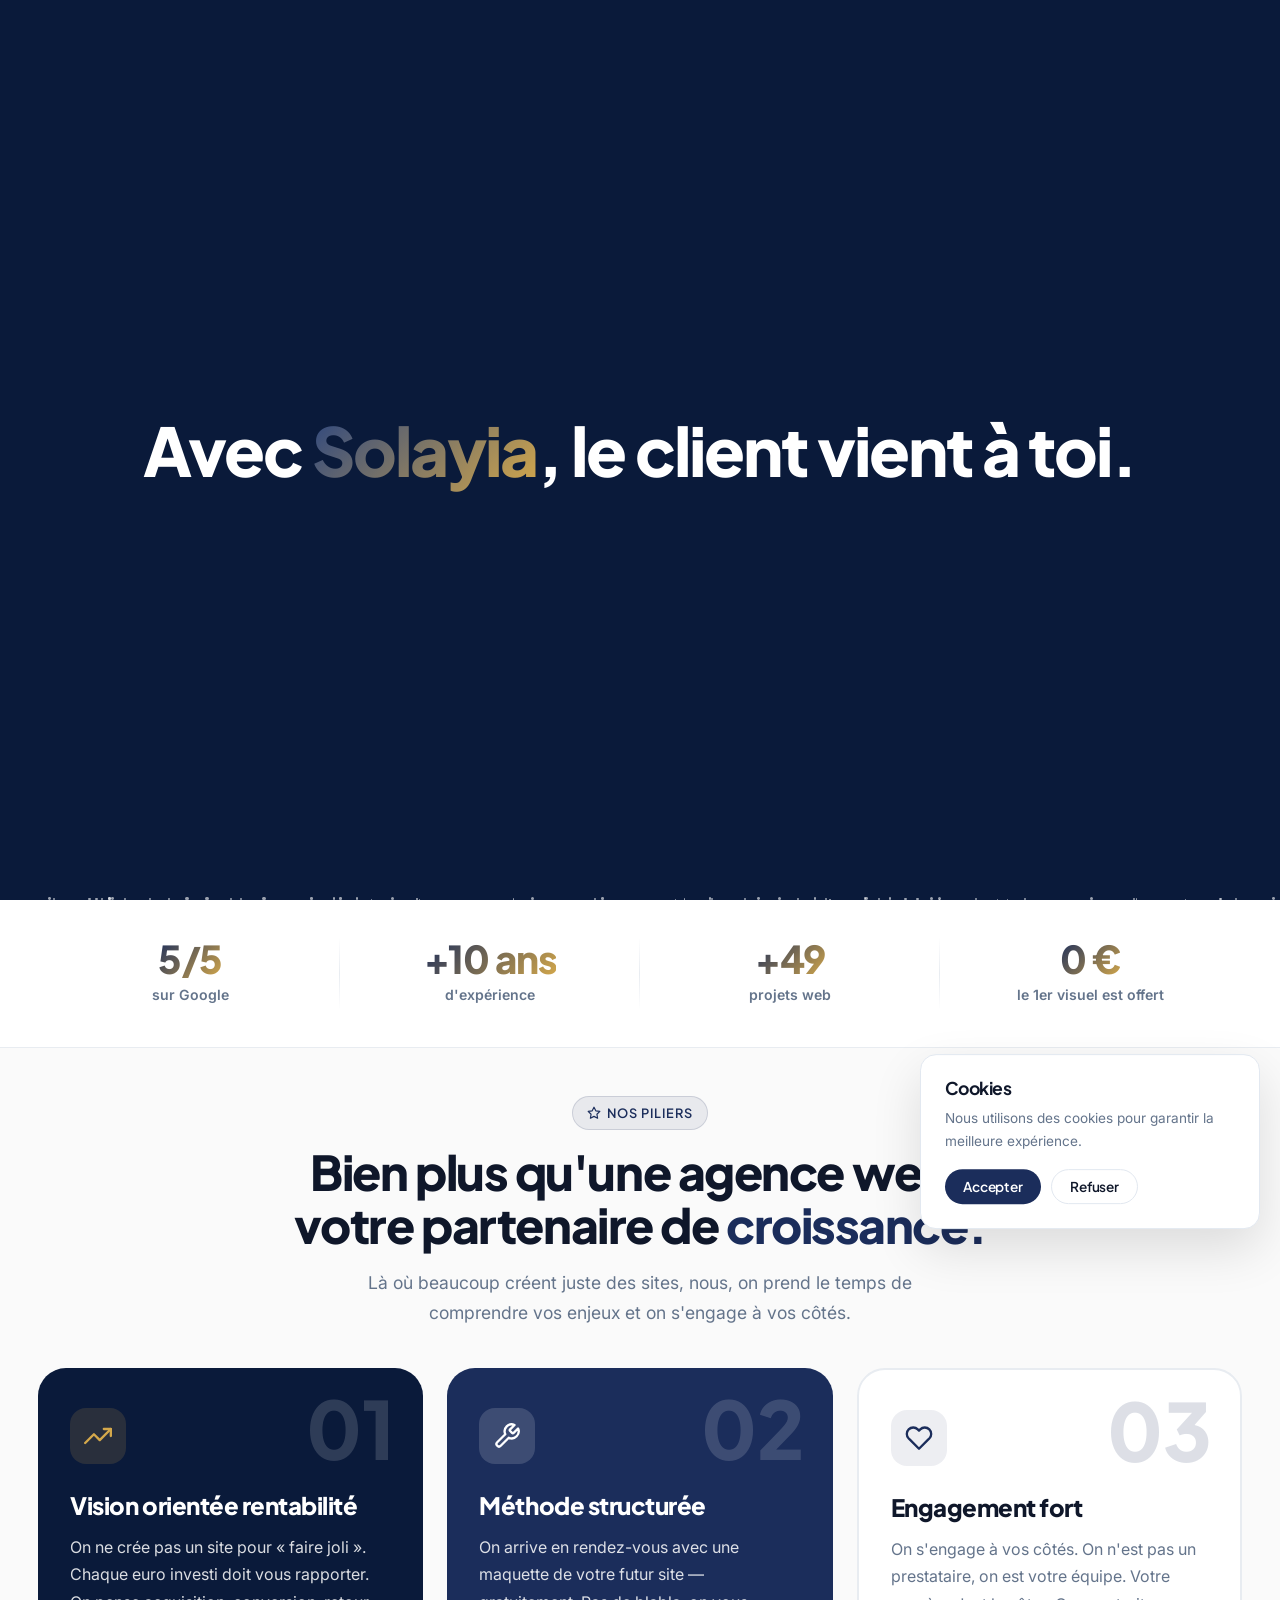
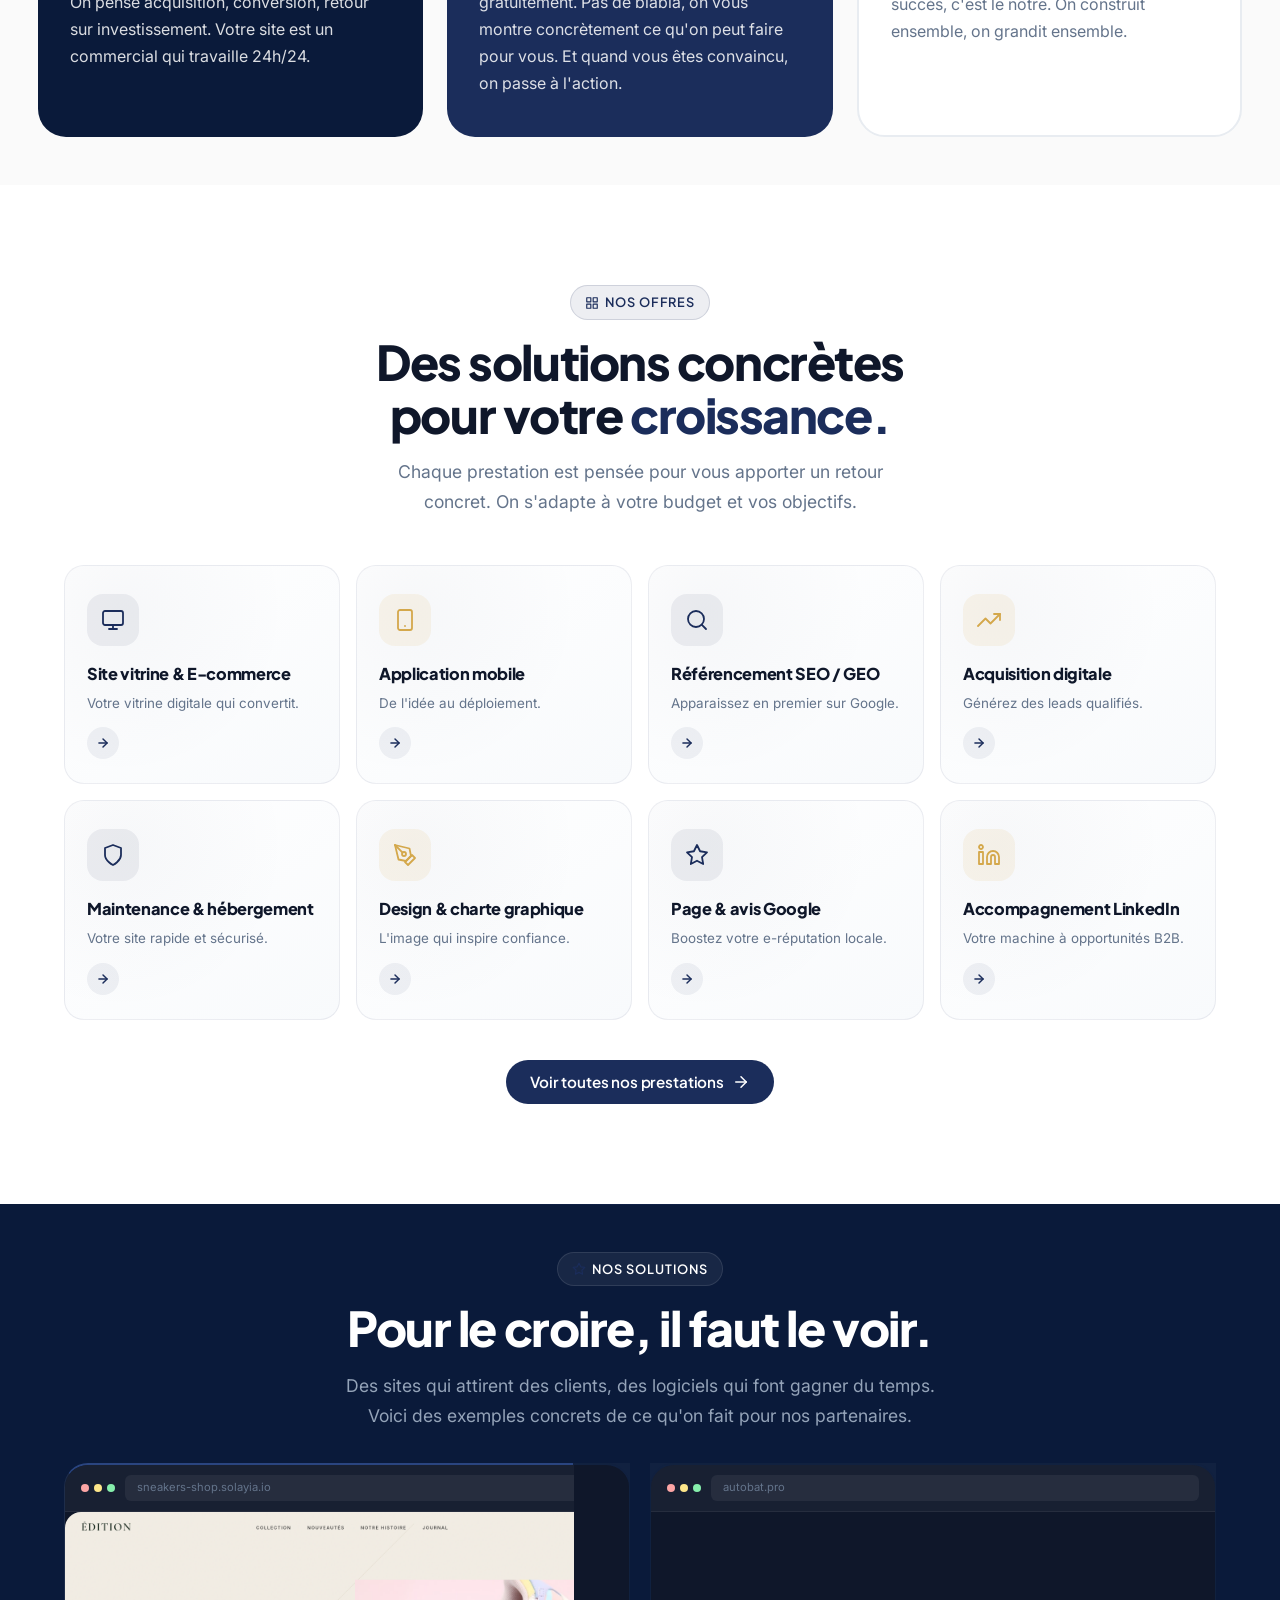
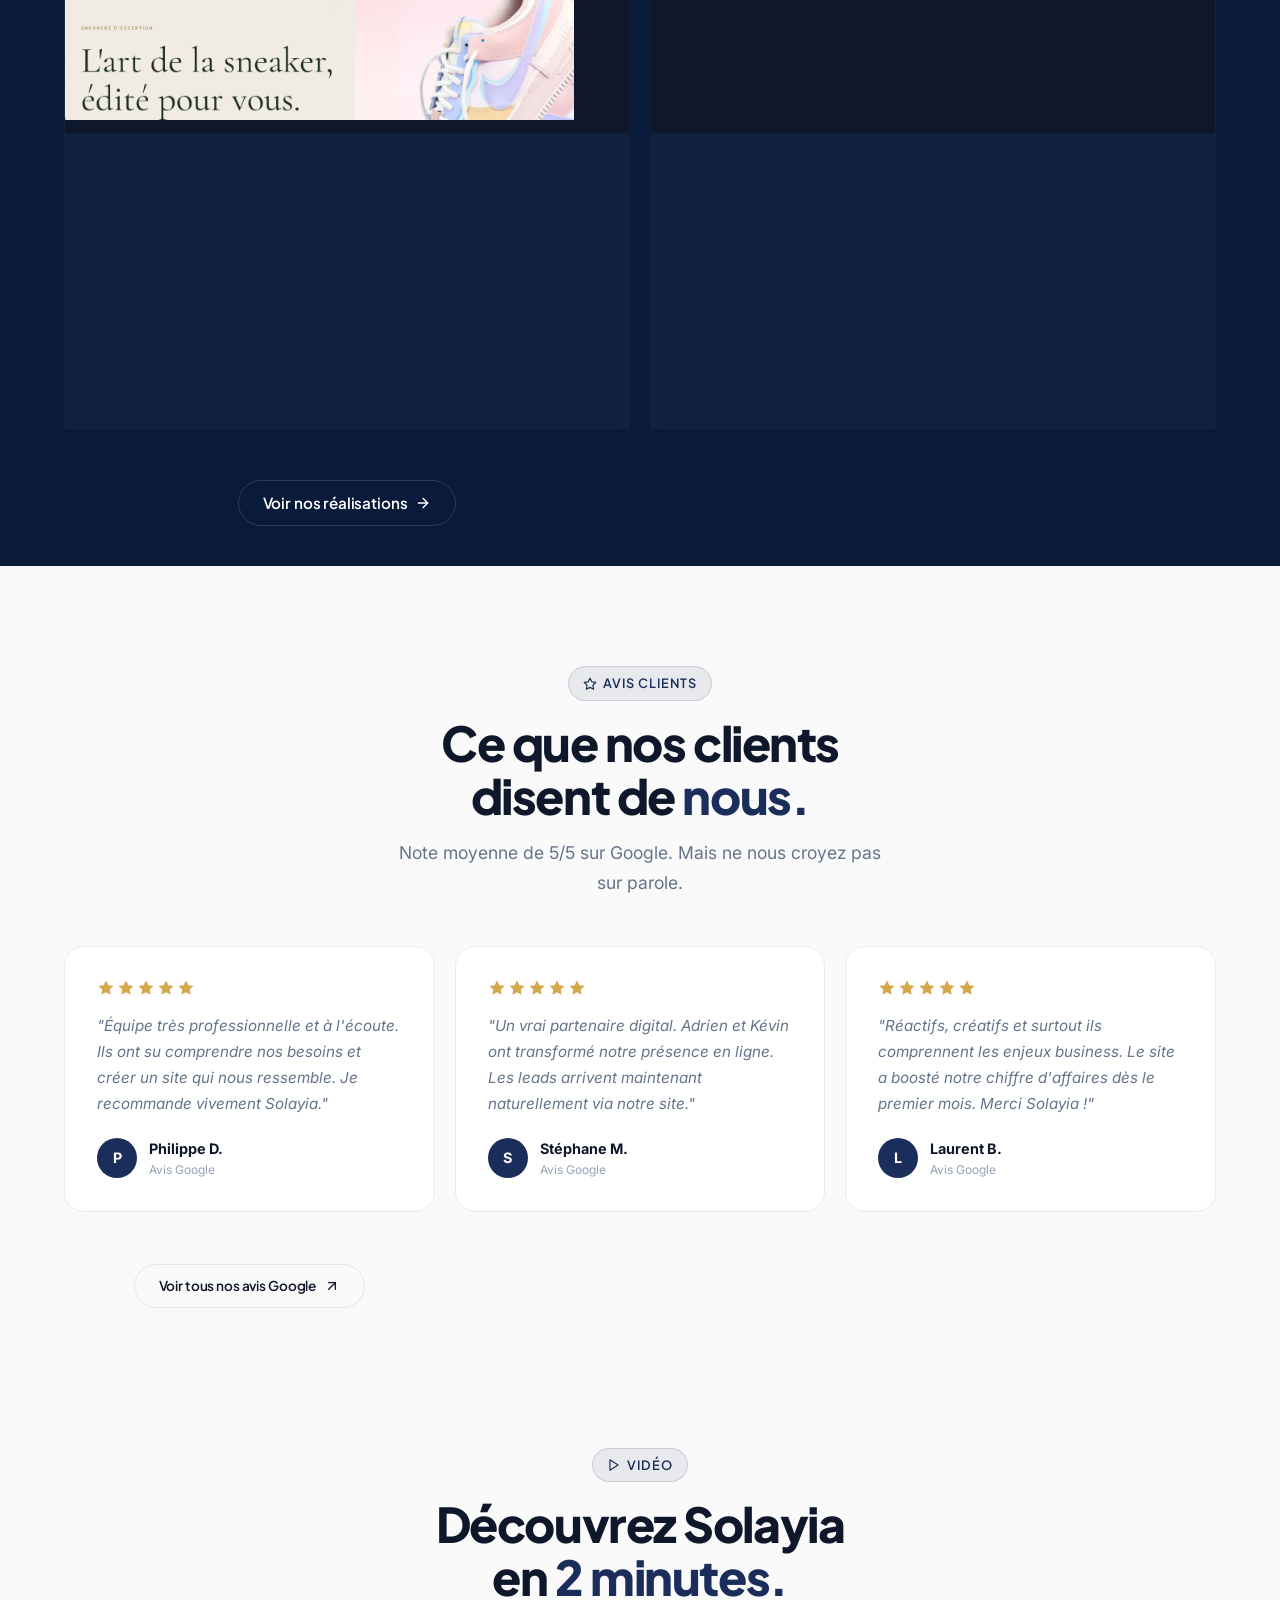
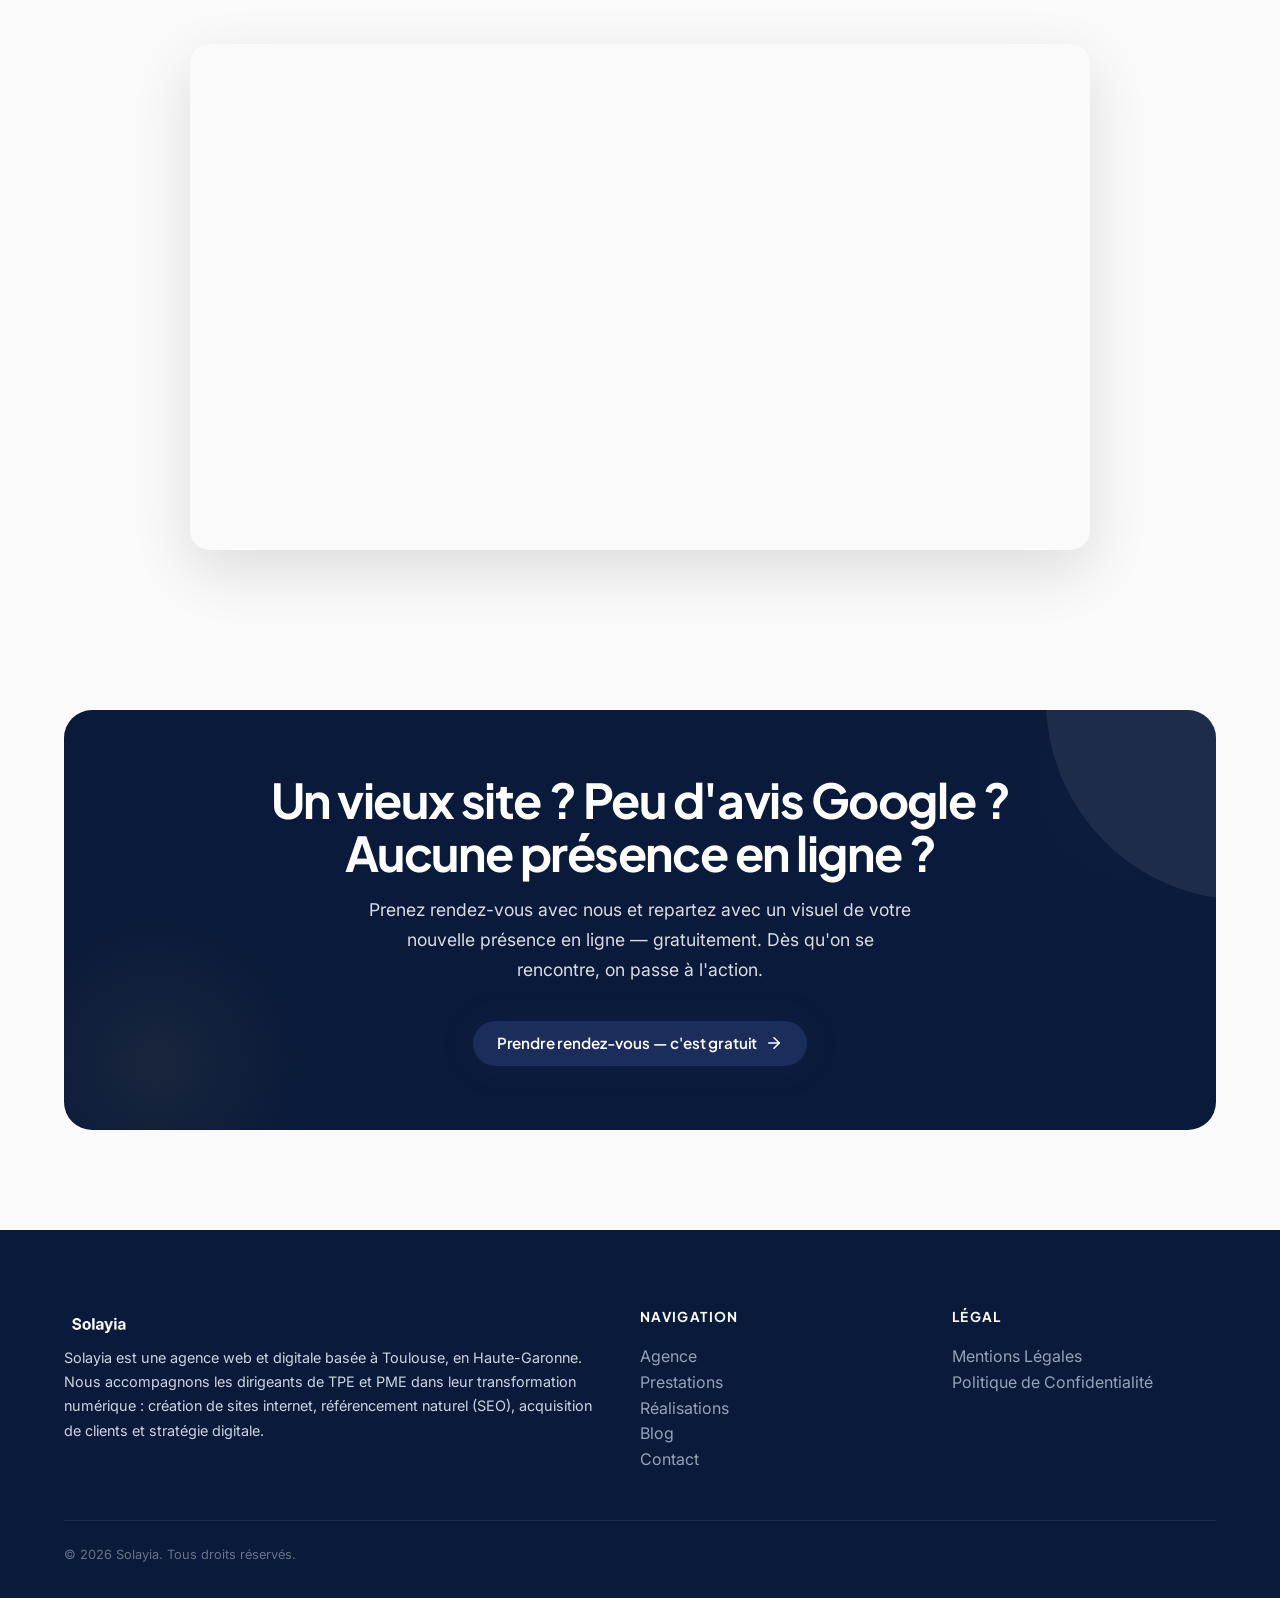
<file: index.html>
<!DOCTYPE html>
<html lang="fr">
<head>
    <meta charset="UTF-8">
    <meta name="viewport" content="width=device-width, initial-scale=1.0">
    <title>Solayia | Votre partenaire digital — Le client vient à toi</title>
    <meta name="description" content="Solayia : votre partenaire digital. On attire vos prospects, on les séduit et on les transforme en clients. Vous, vous vous concentrez sur votre métier.">
    <meta name="robots" content="index, follow">
    <link rel="canonical" href="https://solayia.github.io/solayia/">
    <link rel="icon" type="image/x-icon" href="favicon.ico">
    <link rel="apple-touch-icon" href="apple-touch-icon.png">
    <!-- Open Graph -->
    <meta property="og:type" content="website">
    <meta property="og:title" content="Solayia | Votre partenaire digital — Le client vient à toi">
    <meta property="og:description" content="On attire vos prospects, on les séduit et on les transforme en clients. Dirigeants TPE/PME, concentrez-vous sur votre métier.">
    <meta property="og:url" content="https://solayia.github.io/solayia/">
    <meta property="og:image" content="https://solayia.github.io/solayia/assets/og-solayia.png">
    <meta property="og:site_name" content="Solayia">
    <meta property="og:locale" content="fr_FR">
    <!-- Twitter Card -->
    <meta name="twitter:card" content="summary_large_image">
    <meta name="twitter:title" content="Solayia | Votre partenaire digital">
    <meta name="twitter:description" content="On attire vos prospects et on les transforme en clients. Le client vient à toi.">
    <meta name="twitter:image" content="https://solayia.github.io/solayia/assets/og-solayia.png">
    <!-- Structured Data -->
    <script type="application/ld+json">
    {
      "@context": "https://schema.org",
      "@type": "ProfessionalService",
      "name": "Solayia",
      "description": "Agence digitale partenaire des TPE/PME. Création de sites web, e-commerce, SEO local, acquisition digitale et maintenance.",
      "url": "https://solayia.github.io/solayia/",
      "logo": "https://solayia.github.io/solayia/assets/og-solayia.png",
      "image": "https://solayia.github.io/solayia/assets/IMG_0601.jpeg",
      "telephone": "",
      "address": {
        "@type": "PostalAddress",
        "addressCountry": "FR"
      },
      "aggregateRating": {
        "@type": "AggregateRating",
        "ratingValue": "5",
        "reviewCount": "10",
        "bestRating": "5"
      },
      "sameAs": [],
      "priceRange": "€€€",
      "areaServed": "France",
      "serviceType": ["Création de site web", "E-commerce", "SEO local", "Acquisition digitale", "Maintenance web", "Blogging"],
      "slogan": "Avec Solayia, le client vient à toi"
    }
    </script>
    <link rel="preconnect" href="https://fonts.googleapis.com">
    <link rel="preconnect" href="https://fonts.gstatic.com" crossorigin>
    <link href="https://fonts.googleapis.com/css2?family=Plus+Jakarta+Sans:wght@400;500;600;700;800&family=Inter:wght@400;500;600;700&display=swap" rel="stylesheet">
    <link rel="alternate" hreflang="fr" href="https://solayia.github.io/solayia/">
    <link rel="stylesheet" href="style.css">
    <style>
        /* ===== SNOW PARTICLES (global, persists on hero) ===== */
        .snow-particles { position:absolute;inset:0;overflow:hidden;z-index:0;pointer-events:none; }
        .snow-particles span { position:absolute;bottom:0;width:2px;height:2px;background:rgba(255,255,255,0.6);border-radius:50%;animation:snowUp linear infinite; }
        @keyframes snowUp { 0%{bottom:0;opacity:0;transform:translateX(0)} 5%{opacity:0.6} 50%{opacity:0.4} 95%{opacity:0.15} 100%{bottom:100%;opacity:0;transform:translateX(30px)} }

        /* ===== AURORA HERO ===== */
        .hero-aurora {
            min-height: 100vh;
            display: flex;
            align-items: center;
            padding-top: 100px;
            padding-bottom: 40px;
            background: var(--bg-dark);
            position: relative;
            overflow: hidden;
        }
        .hero-aurora::before {
            content: '';
            position: absolute;
            top: -40%;
            left: -20%;
            width: 80%;
            height: 80%;
            background: radial-gradient(ellipse, rgba(27,45,91,0.2) 0%, transparent 60%);
            animation: aurora1 10s ease-in-out infinite alternate;
            border-radius: 50%;
        }
        .hero-aurora::after {
            content: '';
            position: absolute;
            bottom: -30%;
            right: -15%;
            width: 70%;
            height: 70%;
            background: radial-gradient(ellipse, rgba(212,168,75,0.12) 0%, transparent 60%);
            animation: aurora2 12s ease-in-out infinite alternate;
            border-radius: 50%;
        }
        @keyframes aurora1 {
            0% { transform: translate(0, 0) scale(1); }
            100% { transform: translate(5%, 8%) scale(1.1); }
        }
        @keyframes aurora2 {
            0% { transform: translate(0, 0) scale(1); }
            100% { transform: translate(-5%, -5%) scale(1.15); }
        }
        .hero-aurora .container { position: relative; z-index: 2; }
        .hero-tag {
            display: inline-flex;
            align-items: center;
            gap: 8px;
            background: rgba(27,45,91,0.1);
            border: 1px solid rgba(27,45,91,0.2);
            border-radius: 100px;
            padding: 8px 18px;
            margin-bottom: 28px;
            font-family: 'Plus Jakarta Sans', var(--font-heading);
            font-size: 0.78rem;
            font-weight: 700;
            text-transform: uppercase;
            letter-spacing: 0.08em;
            color: var(--primary-light);
        }
        .hero-tag .dot {
            width: 6px; height: 6px;
            border-radius: 50%;
            background: var(--accent);
            box-shadow: 0 0 8px var(--accent);
        }
        .hero-aurora h1 {
            font-family: 'Plus Jakarta Sans', var(--font-heading);
            font-weight: 900;
            font-size: clamp(3.2rem, 7vw, 5.5rem);
            color: #FFF;
            line-height: 0.95;
            letter-spacing: -0.04em;
            margin-bottom: 24px;
        }
        .hero-aurora h1 .gradient-text {
            background: linear-gradient(135deg, var(--primary-light), var(--accent));
            -webkit-background-clip: text;
            -webkit-text-fill-color: transparent;
            background-clip: text;
        }
        .hero-aurora .hero-desc {
            font-size: 1.15rem;
            color: #94A3B8;
            max-width: 550px;
            line-height: 1.7;
            margin-bottom: 36px;
        }
        .hero-buttons { display: flex; gap: 14px; flex-wrap: wrap; }
        .hero-aurora .btn-primary {
            background: var(--primary);
            box-shadow: 0 0 30px rgba(27,45,91,0.3);
        }
        .hero-aurora .btn-outline {
            border-color: rgba(255,255,255,0.15);
            color: #FFF;
        }
        .hero-aurora .btn-outline:hover {
            border-color: rgba(255,255,255,0.4);
            background: rgba(255,255,255,0.05);
            color: #FFF;
        }

        /* Scroll indicator */
        .scroll-hint {
            position: absolute;
            bottom: 32px;
            left: 50%;
            transform: translateX(-50%);
            z-index: 3;
            display: flex;
            flex-direction: column;
            align-items: center;
            gap: 8px;
        }
        .scroll-hint span {
            font-family: 'Plus Jakarta Sans', var(--font-heading);
            font-size: 0.65rem;
            font-weight: 700;
            text-transform: uppercase;
            letter-spacing: 0.15em;
            color: #475569;
        }
        .scroll-line {
            width: 1px;
            height: 36px;
            background: #1E293B;
            position: relative;
            overflow: hidden;
        }
        .scroll-line::after {
            content: '';
            position: absolute;
            top: -100%;
            width: 100%;
            height: 50%;
            background: var(--primary-light);
            animation: scrollPulse 2s ease-in-out infinite;
        }
        @keyframes scrollPulse { 0% { top: -50%; } 100% { top: 100%; } }
        @keyframes floatCard {
            0% { transform: translateY(0); }
            100% { transform: translateY(-10px); }
        }
        @keyframes floatCard2 {
            0% { transform: translateY(0); }
            100% { transform: translateY(8px); }
        }
        @keyframes heroFloat1 {
            0% { transform: translateY(0); }
            100% { transform: translateY(-14px); }
        }
        @keyframes heroFloat2 {
            0% { transform: translateY(0); }
            100% { transform: translateY(12px); }
        }

        /* ===== BENTO GRID ===== */
        .bento-section {
            background: #FAFAFA;
            padding: 120px 5%;
        }
        .bento-header {
            text-align: center;
            margin-bottom: 60px;
        }
        .bento-header .tag {
            margin-bottom: 16px;
        }
        .bento-grid {
            display: grid;
            grid-template-columns: repeat(12, 1fr);
            grid-auto-rows: minmax(200px, auto);
            gap: 16px;
            max-width: 1200px;
            margin: 0 auto;
        }
        .bento-card {
            background: #FFF;
            border: 1px solid #E8ECF1;
            border-radius: 20px;
            padding: 36px;
            display: flex;
            flex-direction: column;
            justify-content: space-between;
            transition: transform 0.4s var(--ease), box-shadow 0.4s ease;
            cursor: pointer;
            position: relative;
            overflow: hidden;
        }
        .bento-card:hover {
            transform: translateY(-4px);
            box-shadow: 0 20px 50px rgba(0,0,0,0.06);
        }
        .bento-card.span-8 { grid-column: span 8; }
        .bento-card.span-4 { grid-column: span 4; }
        .bento-card.span-6 { grid-column: span 6; }
        .bento-card.span-12 { grid-column: span 12; }

        /* Dark bento card */
        .bento-card.dark {
            background: #0A1A3A;
            border-color: rgba(255,255,255,0.06);
        }
        .bento-card.dark h3 { color: #FFF; }
        .bento-card.dark p { color: #94A3B8; }

        /* Primary accent bento */
        .bento-card.accent {
            background: var(--primary);
            border-color: transparent;
        }
        .bento-card.accent h3,
        .bento-card.accent p { color: #FFF; }
        .bento-card.accent p { opacity: 0.85; }

        .bento-icon {
            width: 48px;
            height: 48px;
            border-radius: 14px;
            display: flex;
            align-items: center;
            justify-content: center;
            margin-bottom: 20px;
            flex-shrink: 0;
        }
        .bento-icon svg {
            width: 24px; height: 24px;
            stroke-width: 2;
            stroke-linecap: round;
            stroke-linejoin: round;
            fill: none;
        }
        .bento-icon.indigo { background: rgba(27,45,91,0.1); }
        .bento-icon.indigo svg { stroke: var(--primary); }
        .bento-icon.green { background: rgba(212,168,75,0.1); }
        .bento-icon.green svg { stroke: var(--accent); }
        .bento-icon.white { background: rgba(255,255,255,0.12); }
        .bento-icon.white svg { stroke: #FFF; }

        .bento-card h3 {
            font-family: 'Plus Jakarta Sans', var(--font-heading);
            font-weight: 800;
            font-size: 1.25rem;
            letter-spacing: -0.02em;
            margin-bottom: 8px;
        }
        .bento-card p {
            font-size: 0.9rem;
            line-height: 1.55;
        }
        .bento-card .bento-link {
            margin-top: auto;
            padding-top: 16px;
            font-family: 'Plus Jakarta Sans', var(--font-heading);
            font-weight: 700;
            font-size: 0.8rem;
            text-transform: uppercase;
            letter-spacing: 0.04em;
            color: var(--primary);
            display: inline-flex;
            align-items: center;
            gap: 6px;
            transition: gap 0.2s ease;
        }
        .bento-card:hover .bento-link { gap: 10px; }
        .bento-card.dark .bento-link,
        .bento-card.accent .bento-link { color: #FFF; }
        .bento-link svg {
            width: 14px; height: 14px;
            stroke: currentColor; fill: none;
            stroke-width: 2.5;
        }

        /* Bento card feature list */
        .bento-list { margin-top: 16px; }
        .bento-list li {
            display: flex;
            align-items: center;
            gap: 8px;
            padding: 5px 0;
            font-size: 0.88rem;
            color: var(--text-muted);
        }
        .bento-card.dark .bento-list li { color: #CBD5E1; }
        .bento-list li svg {
            width: 14px; height: 14px;
            stroke: var(--accent); fill: none;
            stroke-width: 2.5; flex-shrink: 0;
        }

        /* ===== PRODUCTS SECTION ===== */
        .products-section {
            background: var(--bg-dark);
            padding: 48px 5% 40px;
            position: relative;
            overflow: hidden;
        }
        .products-section::before {
            content: '';
            position: absolute;
            top: 0;
            left: 50%;
            transform: translateX(-50%);
            width: 600px;
            height: 1px;
            background: linear-gradient(90deg, transparent, rgba(27,45,91,0.4), transparent);
        }
        .product-grid {
            display: grid;
            grid-template-columns: 1fr 1fr;
            gap: 20px;
            margin-top: 60px;
            max-width: 1200px;
            margin-left: auto;
            margin-right: auto;
        }
        .product-card {
            background: rgba(255,255,255,0.03);
            border: 1px solid rgba(255,255,255,0.06);
            border-radius: 24px;
            padding: 32px;
            display: flex;
            flex-direction: column;
            transition: transform 0.4s var(--ease), border-color 0.3s ease, box-shadow 0.4s ease;
            cursor: pointer;
            backdrop-filter: blur(8px);
        }
        .product-card:hover {
            transform: translateY(-6px);
            border-color: rgba(255,255,255,0.12);
            box-shadow: 0 24px 60px rgba(0,0,0,0.4);
        }
        .product-card img {
            width: 64px; height: 64px;
            border-radius: 16px;
            object-fit: cover;
            margin-bottom: 24px;
            box-shadow: 0 8px 20px rgba(0,0,0,0.3);
        }
        .product-card h3 {
            font-family: 'Plus Jakarta Sans', var(--font-heading);
            font-weight: 800;
            font-size: 1.5rem;
            color: #FFF;
            margin-bottom: 10px;
        }
        .product-card p {
            font-size: 0.95rem;
            color: #64748B;
            line-height: 1.6;
            margin-bottom: 20px;
        }
        .product-card ul { margin-bottom: 28px; }
        .product-card ul li {
            display: flex;
            align-items: center;
            gap: 10px;
            padding: 5px 0;
            font-size: 0.9rem;
            color: #94A3B8;
        }
        .product-card ul li svg {
            width: 14px; height: 14px;
            stroke: var(--accent); fill: none;
            stroke-width: 2.5; flex-shrink: 0;
        }
        .product-card .btn { margin-top: auto; }

        /* ===== PROCESS ===== */
        .process-section { padding: 60px 5% 60px; background: #FAFAFA; }
        .process-grid {
            display: grid;
            grid-template-columns: repeat(4, 1fr);
            gap: 2px;
            margin-top: 60px;
            max-width: 1200px;
            margin-left: auto;
            margin-right: auto;
            background: #E8ECF1;
            border-radius: 20px;
            overflow: hidden;
        }
        .process-card {
            background: #FFF;
            padding: 40px 32px;
            display: flex;
            flex-direction: column;
            transition: background 0.3s ease;
        }
        .process-card:hover { background: #F8FAFC; }
        .process-num {
            font-family: 'Plus Jakarta Sans', var(--font-heading);
            font-weight: 900;
            font-size: 3rem;
            color: rgba(27,45,91,0.1);
            line-height: 1;
            margin-bottom: 16px;
        }
        .process-card h4 {
            font-family: 'Plus Jakarta Sans', var(--font-heading);
            font-weight: 800;
            font-size: 1.05rem;
            margin-bottom: 8px;
        }
        .process-card p { font-size: 0.88rem; }

        /* ===== STATS ===== */
        .stats-section {
            padding: 20px 5%;
            background: #FFF;
            border-bottom: 1px solid #E8ECF1;
        }
        .stats-grid {
            display: grid;
            grid-template-columns: repeat(3, 1fr);
            gap: 48px;
            max-width: 900px;
            margin: 0 auto;
            text-align: center;
        }
        .stat-num {
            font-family: 'Plus Jakarta Sans', var(--font-heading);
            font-weight: 900;
            font-size: clamp(2.5rem, 5vw, 3.5rem);
            background: linear-gradient(135deg, var(--primary), var(--accent));
            -webkit-background-clip: text;
            -webkit-text-fill-color: transparent;
            background-clip: text;
            line-height: 1;
            margin-bottom: 6px;
        }
        .stat-lbl {
            font-size: 0.95rem;
            font-weight: 600;
            color: var(--text-muted);
        }

        /* ===== CTA ===== */
        .final-cta {
            padding: 120px 5%;
            background: #FAFAFA;
        }
        .cta-box {
            max-width: 1200px;
            margin: 0 auto;
            background: var(--bg-dark);
            border-radius: 28px;
            padding: 80px 60px;
            text-align: center;
            position: relative;
            overflow: hidden;
        }
        .cta-box::before {
            content: '';
            position: absolute;
            top: -50%;
            left: 50%;
            transform: translateX(-50%);
            width: 500px;
            height: 500px;
            background: radial-gradient(circle, rgba(27,45,91,0.15) 0%, transparent 60%);
            border-radius: 50%;
        }
        .cta-box h2 {
            font-family: 'Plus Jakarta Sans', var(--font-heading);
            font-weight: 900;
            font-size: clamp(2rem, 4vw, 3rem);
            color: #FFF;
            position: relative;
            z-index: 2;
            margin-bottom: 16px;
        }
        .cta-box p {
            color: #94A3B8;
            max-width: 500px;
            margin: 0 auto 36px;
            position: relative;
            z-index: 2;
        }
        .cta-box .btn { position: relative; z-index: 2; }

        /* ===== RESPONSIVE ===== */
        @media (max-width: 900px) {
            .hero-visual { display: none !important; }
            .hero-aurora .container { grid-template-columns: 1fr !important; }
            .solutions-grid { grid-template-columns: 1fr 1fr !important; gap: 12px !important; }
            .solutions-layout { grid-template-columns: 1fr !important; gap: 40px !important; }
            .review-grid-wrap { grid-template-columns: 1fr !important; }
            .bento-grid { grid-template-columns: 1fr; }
            .bento-card.span-8,
            .bento-card.span-4,
            .bento-card.span-6,
            .bento-card.span-12 { grid-column: span 1; }
            .product-grid { grid-template-columns: 1fr; }
            .process-grid { grid-template-columns: 1fr 1fr; }
            .stats-grid { grid-template-columns: 1fr; gap: 32px; }
            .cta-box { padding: 60px 28px; }
        }
        @media (max-width: 480px) {
            .process-grid { grid-template-columns: 1fr; }
        }
        /* Navbar dark/light styles now in style.css */

        @media (prefers-reduced-motion: reduce) {
            .hero-aurora::before, .hero-aurora::after { animation: none; }
            .scroll-line::after { animation: none; }
        }
    </style>
</head>
<body>

    <!-- ===== CINEMATIC INTRO ===== -->
    <div id="intro-overlay" style="position:fixed;inset:0;z-index:9999;background:var(--bg-dark);display:flex;align-items:center;justify-content:center;flex-direction:column;perspective:1200px;">
        <style>
            #intro-overlay .intro-words {
                display:flex; flex-wrap:wrap; justify-content:center; gap:0.12em 0.35em;
                max-width:80vw; position:absolute; font-family:var(--font-heading); font-weight:800;
                font-size:clamp(2.2rem, 5.5vw, 3.8rem); text-align:center; line-height:1.25; z-index:2;
            }
            #intro-overlay .intro-words span {
                opacity:0; display:inline-block; color:#8899BB; font-weight:800;
                transform:translateY(30px) rotateX(40deg) scale(0.9);
                transition:opacity 0.6s cubic-bezier(0.16,1,0.3,1), transform 0.6s cubic-bezier(0.16,1,0.3,1);
                transform-style:preserve-3d;
            }
            #intro-overlay .intro-words span.show { opacity:1; transform:translateY(0) rotateX(0deg) scale(1); }
            #intro-overlay .intro-words .highlight-white { color:#FFF; text-shadow:0 0 40px rgba(212,168,75,0.3); }
            #intro-overlay .intro-line2 {
                font-family:var(--font-heading); font-weight:800; font-size:clamp(2.4rem, 6vw, 4.2rem);
                color:#FFF; text-align:center; position:absolute; opacity:0;
                transform:translateZ(-100px) rotateX(15deg) scale(0.85); max-width:90vw;
                line-height:1.1; letter-spacing:-0.03em; z-index:2; transform-style:preserve-3d;
            }
            #intro-overlay .intro-line2 em { font-style:normal; background:linear-gradient(135deg,#2A4580,#D4A84B); -webkit-background-clip:text; -webkit-text-fill-color:transparent; background-clip:text; }
            .intro-l2-in { animation:introL2In 1s cubic-bezier(0.16,1,0.3,1) forwards; }
            .intro-all-out { animation:introAllOut 0.6s cubic-bezier(0.7,0,0.3,1) forwards; }
            @keyframes introL2In { from{opacity:0;transform:translateZ(-100px) rotateX(15deg) scale(0.85)} to{opacity:1;transform:translateZ(0) rotateX(0deg) scale(1)} }
            @keyframes introAllOut { from{opacity:1;transform:translateZ(0) rotateX(0deg) scale(1)} to{opacity:0;transform:translateZ(80px) rotateX(-10deg) scale(1.1)} }
            #intro-overlay.intro-exit { opacity:0;visibility:hidden;transform:scale(1.4); transition:opacity 0.9s ease,visibility 0.9s ease,transform 0.9s cubic-bezier(0.7,0,0.3,1); }
        </style>
        <div class="snow-particles" id="introParticles"></div>
        <div class="intro-words" style="flex-direction:column;gap:0.15em;">
            <span style="display:block;">Fatigué de chercher des</span>
            <span class="highlight-white" style="display:block;">nouveaux clients</span>
            <span style="display:block;">tous les mois ?</span>
        </div>
        <div class="intro-line2">Avec <em>Solayia</em>, le client vient à toi.</div>
    </div>
    <script>
    (function(){
        const overlay = document.getElementById('intro-overlay');
        // Skip cinematic if already seen this session
        if(sessionStorage.getItem('introSeen')){
            overlay.remove();
            const cookie = document.getElementById('cookie-banner');
            if(cookie && !localStorage.getItem('cookieConsent')){setTimeout(()=>{cookie.style.transform='translateY(0)';},1500);}
            return;
        }
        sessionStorage.setItem('introSeen','1');
        const words = overlay.querySelectorAll('.intro-words span');
        const line2 = overlay.querySelector('.intro-line2');
        const wordsContainer = overlay.querySelector('.intro-words');
        // Snow particles for intro
        const pc = document.getElementById('introParticles');
        for(let i=0;i<60;i++){const p=document.createElement('span');p.style.left=Math.random()*100+'%';const sz=(1+Math.random()*2.5);p.style.width=p.style.height=sz+'px';const dur=5+Math.random()*10;p.style.animationDuration=dur+'s';p.style.animationDelay=(Math.random()*dur)+'s';pc.appendChild(p);}
        // Phase 1: 3D stagger words (fast sequence)
        const delays = [300, 700, 1200];
        words.forEach((w,i)=>{setTimeout(()=>w.classList.add('show'), delays[i]||300+i*300);});
        // Phase 2: 3D exit line 1, 3D enter line 2
        setTimeout(()=>wordsContainer.classList.add('intro-all-out'), 2400);
        setTimeout(()=>line2.classList.add('intro-l2-in'), 3000);
        // Phase 3: zoom-burst exit
        setTimeout(()=>{
            overlay.classList.add('intro-exit');
            const cookie = document.getElementById('cookie-banner');
            if(cookie && !localStorage.getItem('cookieConsent')){setTimeout(()=>{cookie.style.transform='translateY(0)';},600);}
            setTimeout(()=>overlay.remove(), 1000);
        }, 5200);
    })();
    </script>

    <!-- NAVBAR -->
    <nav class="navbar navbar-dark" role="navigation" aria-label="Menu principal">
        <a href="index.html" class="logo"><img src="assets/logo-solayia-2.png" alt="Solayia" class="logo-dark"><img src="assets/logo-solayia-5.png" alt="Solayia" class="logo-light"></a>
        <div class="burger" aria-label="Menu"><div class="line1"></div><div class="line2"></div><div class="line3"></div></div>
        <ul class="nav-links">
            <li><a href="index.html" class="active" aria-current="page">Accueil</a></li>
            <li><a href="agence.html">Agence</a></li>
            <li><a href="prestations.html">Prestations</a></li>
            <li><a href="realisations.html">Réalisations</a></li>
            <li><a href="blog.html">Blog</a></li>
            <li><a href="https://calendar.app.google/M3RFtpdJPuUSrRJf7" target="_blank" rel="noopener noreferrer" class="btn btn-accent"><svg viewBox="0 0 24 24" fill="none" stroke="currentColor" stroke-width="2.5" stroke-linecap="round" stroke-linejoin="round" style="width:16px;height:16px;"><polyline points="20 12 20 22 4 22 4 12"></polyline><rect x="2" y="7" width="20" height="5"></rect><line x1="12" y1="22" x2="12" y2="7"></line><path d="M12 7H7.5a2.5 2.5 0 0 1 0-5C11 2 12 7 12 7z"></path><path d="M12 7h4.5a2.5 2.5 0 0 0 0-5C13 2 12 7 12 7z"></path></svg> <span style="display:flex;flex-direction:column;line-height:1.15;padding:2px 0;"><strong style="font-size:0.88rem;">Prendre RDV</strong><span style="font-size:0.73rem;opacity:0.85;font-weight:600;">1er visuel offert</span></span></a></li>
        </ul>
    </nav>

    <main>
        <!-- ===== HERO AURORA ===== -->
        <section class="hero-aurora">
            <div class="snow-particles" id="heroParticles" style="z-index:1;"></div>
            <div class="container" style="display: grid; grid-template-columns: 1fr 1.2fr; gap: 40px; align-items: stretch; max-width: 1400px;">
                <!-- LEFT: Text -->
                <div>
                    <h1 class="reveal">Avec Solayia,<br><span class="gradient-text">le client<br>vient à toi.</span></h1>
                    <p class="hero-desc reveal">
                        Vous en avez marre de chercher de nouveaux clients chaque mois ? On attire vos prospects, on les séduit et on les transforme en clients. Vous, vous vous concentrez enfin sur votre métier.
                    </p>
                    <div class="hero-buttons reveal">
                        <a href="https://calendar.app.google/M3RFtpdJPuUSrRJf7" target="_blank" rel="noopener noreferrer" class="btn btn-primary">
                            Prendre rendez-vous
                            <svg viewBox="0 0 24 24" fill="none" stroke="currentColor" stroke-width="2.5" stroke-linecap="round" stroke-linejoin="round"><line x1="5" y1="12" x2="19" y2="12"></line><polyline points="12 5 19 12 12 19"></polyline></svg>
                        </a>
                        <a href="realisations.html" class="btn btn-outline">Voir nos résultats</a>
                    </div>
                </div>

                <!-- RIGHT: Founders -->
                <div class="hero-visual reveal" style="position: relative; display: flex; flex-direction: column;">
                    <!-- Photo équipe -->
                    <div style="position: relative; width: 100%; flex: 1; animation: heroFloat1 6s ease-in-out infinite alternate;">
                        <div style="width: 100%; height: 100%; border-radius: 28px; overflow: hidden; border: 2px solid rgba(27,45,91,0.2); box-shadow: 0 40px 100px rgba(27,45,91,0.2), 0 0 0 1px rgba(255,255,255,0.05);">
                            <img src="assets/IMG_0601.jpeg" alt="Adrien & Kévin - Cofondateurs Solayia" style="width: 100%; height: 100%; object-fit: cover; object-position: center top; display: block;">
                        </div>
                        <!-- Noms en overlay -->
                        <div style="position: absolute; bottom: 0; left: 0; right: 0; padding: 28px 32px; background: linear-gradient(transparent, rgba(11,15,26,0.9)); border-radius: 0 0 26px 26px; display: flex; justify-content: space-around;">
                            <div style="text-align: center;">
                                <div style="font-family: 'Plus Jakarta Sans', sans-serif; font-weight: 800; font-size: 1.5rem; color: #FFF; letter-spacing: -0.02em;">Adrien</div>
                                <div style="font-size: 0.95rem; color: #D4A84B; font-weight: 600;">Stratège marketing</div>
                            </div>
                            <div style="text-align: center;">
                                <div style="font-family: 'Plus Jakarta Sans', sans-serif; font-weight: 800; font-size: 1.5rem; color: #FFF; letter-spacing: -0.02em;">Kévin</div>
                                <div style="font-size: 0.95rem; color: #D4A84B; font-weight: 600;">Développeur senior</div>
                            </div>
                        </div>
                    </div>

                    <!-- Floating cards -->
                    <div style="position: absolute; top: -10px; right: -10px; background: rgba(255,255,255,0.06); backdrop-filter: blur(16px); border: 1px solid rgba(255,255,255,0.1); border-radius: 14px; padding: 14px 18px; animation: floatCard 4s ease-in-out infinite alternate;">
                        <div style="display: flex; align-items: center; gap: 8px;">
                            <svg width="16" height="16" viewBox="0 0 24 24" fill="none" stroke="#D4A84B" stroke-width="2.5" stroke-linecap="round" stroke-linejoin="round"><polyline points="20 6 9 17 4 12"></polyline></svg>
                            <span style="font-family: 'Plus Jakarta Sans', sans-serif; font-size: 0.75rem; font-weight: 800; color: #FFF;">100% satisfaits</span>
                        </div>
                    </div>

                    <div style="position: absolute; top: -10px; left: -20px; background: rgba(255,255,255,0.06); backdrop-filter: blur(16px); border: 1px solid rgba(255,255,255,0.1); border-radius: 14px; padding: 14px 18px; animation: floatCard2 5s ease-in-out infinite alternate;">
                        <div style="display: flex; align-items: center; gap: 8px;">
                            <svg width="16" height="16" viewBox="0 0 24 24" fill="none" stroke="#D4A84B" stroke-width="2" stroke-linecap="round" stroke-linejoin="round"><polyline points="20 12 20 22 4 22 4 12"></polyline><rect x="2" y="7" width="20" height="5"></rect><line x1="12" y1="22" x2="12" y2="7"></line><path d="M12 7H7.5a2.5 2.5 0 0 1 0-5C11 2 12 7 12 7z"></path><path d="M12 7h4.5a2.5 2.5 0 0 0 0-5C13 2 12 7 12 7z"></path></svg>
                            <span style="font-family: 'Plus Jakarta Sans', sans-serif; font-size: 0.75rem; font-weight: 800; color: #FFF;">1er visuel offert</span>
                        </div>
                    </a>
                </div>
            </div>
            <div class="scroll-hint">
                <span>Scroll</span>
                <div class="scroll-line"></div>
            </div>
        </section>

        <!-- ===== BANDEAU STATS — Animated futuriste ===== -->
        <section style="padding: 0; background: #FFF; border-bottom: 1px solid #E8ECF1; overflow: hidden;">
            <style>
                .stats-ribbon {
                    display: grid;
                    grid-template-columns: repeat(4, 1fr);
                    max-width: 1200px;
                    margin: 0 auto;
                }
                .stat-block {
                    display: flex;
                    flex-direction: column;
                    align-items: center;
                    justify-content: center;
                    padding: 40px 20px;
                    position: relative;
                    opacity: 0;
                    transform: translateY(40px) scale(0.9);
                    transition: opacity 0.7s cubic-bezier(0.16,1,0.3,1), transform 0.7s cubic-bezier(0.16,1,0.3,1);
                }
                .stat-block.visible {
                    opacity: 1;
                    transform: translateY(0) scale(1);
                }
                .stat-block:nth-child(1) { transition-delay: 0s; }
                .stat-block:nth-child(2) { transition-delay: 0.15s; }
                .stat-block:nth-child(3) { transition-delay: 0.3s; }
                .stat-block:nth-child(4) { transition-delay: 0.45s; }
                .stat-block::after {
                    content: '';
                    position: absolute;
                    right: 0;
                    top: 25%;
                    height: 50%;
                    width: 1px;
                    background: linear-gradient(transparent, #E8ECF1, transparent);
                }
                .stat-block:last-child::after { display: none; }
                .stat-value {
                    font-family: var(--font-heading);
                    font-weight: 800;
                    font-size: 2.4rem;
                    letter-spacing: -0.03em;
                    background: linear-gradient(135deg, var(--primary), var(--accent));
                    -webkit-background-clip: text;
                    -webkit-text-fill-color: transparent;
                    background-clip: text;
                    line-height: 1;
                    margin-bottom: 6px;
                }
                .stat-label {
                    font-size: 0.88rem;
                    font-weight: 600;
                    color: var(--text-muted);
                    text-align: center;
                }
                .stat-glow {
                    position: absolute;
                    top: 50%;
                    left: 50%;
                    width: 80px;
                    height: 80px;
                    transform: translate(-50%, -50%);
                    background: radial-gradient(circle, rgba(27,45,91,0.06) 0%, transparent 70%);
                    border-radius: 50%;
                    opacity: 0;
                    transition: opacity 0.5s ease;
                }
                .stat-block:hover .stat-glow { opacity: 1; }
                .stat-block:hover .stat-value { filter: brightness(1.2); }
                @media (max-width: 700px) {
                    .stats-ribbon { grid-template-columns: 1fr 1fr; }
                    .stat-block:nth-child(2)::after { display: none; }
                    .stat-block { padding: 28px 16px; }
                    .stat-value { font-size: 1.8rem; }
                }
            </style>
            <div class="stats-ribbon">
                <div class="stat-block">
                    <div class="stat-glow"></div>
                    <div class="stat-value" data-count="5" data-suffix="/5">0</div>
                    <div class="stat-label">sur Google</div>
                </div>
                <div class="stat-block">
                    <div class="stat-glow"></div>
                    <div class="stat-value" data-count="10" data-prefix="+" data-suffix=" ans">0</div>
                    <div class="stat-label">d'expérience</div>
                </div>
                <div class="stat-block">
                    <div class="stat-glow"></div>
                    <div class="stat-value" data-count="50" data-prefix="+" >0</div>
                    <div class="stat-label">projets web</div>
                </div>
                <div class="stat-block">
                    <div class="stat-glow"></div>
                    <div class="stat-value" data-count="0" data-suffix=" €">0</div>
                    <div class="stat-label">le 1er visuel est offert</div>
                </div>
            </div>
        </section>

        <!-- ===== NOS 3 PILIERS — Scroll immersif ===== -->
        <section style="padding: 0; background: #FAFAFA;">
            <div class="container" style="max-width: 1200px; padding: 48px 5% 16px;">
                <div style="text-align: center;">
                    <span class="tag reveal">
                        <svg viewBox="0 0 24 24" fill="none" stroke="currentColor" stroke-width="2" stroke-linecap="round" stroke-linejoin="round"><polygon points="12 2 15.09 8.26 22 9.27 17 14.14 18.18 21.02 12 17.77 5.82 21.02 7 14.14 2 9.27 8.91 8.26 12 2"></polygon></svg>
                        Nos Piliers
                    </span>
                    <h2 class="reveal" style="font-family: var(--font-heading); font-weight: 800;">Bien plus qu'une agence web,<br>votre partenaire de <span class="accent-text">croissance.</span></h2>
                    <p class="reveal" style="margin: 0 auto; max-width: 600px;">Là où beaucoup créent juste des sites, nous, on prend le temps de comprendre vos enjeux et on s'engage à vos côtés.</p>
                </div>
            </div>

            <div class="pillars-track" style="display: grid; grid-template-columns: repeat(3, 1fr); gap: 24px; padding: 24px 3% 48px; max-width: 1400px; margin: 0 auto;">
                <style>
                    .pillar-card {
                        border-radius: 28px;
                        padding: 40px 32px;
                        display: flex;
                        flex-direction: column;
                        justify-content: space-between;
                        position: relative;
                        overflow: hidden;
                        transition: transform 0.4s cubic-bezier(0.16,1,0.3,1);
                        min-height: 340px;
                    }
                    .pillar-card:hover { transform: translateY(-8px); }
                    .pillar-num {
                        font-family: var(--font-heading);
                        font-weight: 800;
                        font-size: 5rem;
                        position: absolute;
                        top: 20px;
                        right: 28px;
                        opacity: 0.15;
                        line-height: 1;
                    }
                    .pillar-icon {
                        width: 56px; height: 56px;
                        border-radius: 16px;
                        display: flex;
                        align-items: center;
                        justify-content: center;
                        margin-bottom: 28px;
                    }
                    .pillar-icon svg { width: 28px; height: 28px; fill: none; stroke-width: 2; stroke-linecap: round; stroke-linejoin: round; }
                    .pillar-card h3 { font-family: var(--font-heading); font-weight: 800; font-size: 1.5rem; margin-bottom: 16px; letter-spacing: -0.02em; color: #FFF; }
                    .pillar-card p { font-size: 1rem; line-height: 1.7; color: rgba(255,255,255,0.85); }
                    .pillar-card:last-child h3 { color: var(--text-main); }
                    .pillar-card:last-child p { color: var(--text-muted); }
                    @media (max-width: 900px) { .pillars-track { grid-template-columns: 1fr !important; max-width: 500px; } .pillar-card { min-height: auto; } }
                </style>

                <!-- Pilier 1 : Rentabilité -->
                <div class="pillar-card" style="background: var(--bg-dark); color: #FFF;">
                    <div class="pillar-num" style="color: #FFF;">01</div>
                    <div>
                        <div class="pillar-icon" style="background: rgba(212,168,75,0.15);">
                            <svg viewBox="0 0 24 24" style="stroke: #D4A84B;"><polyline points="23 6 13.5 15.5 8.5 10.5 1 18"></polyline><polyline points="17 6 23 6 23 12"></polyline></svg>
                        </div>
                        <h3>Vision orientée rentabilité</h3>
                        <p>On ne crée pas un site pour « faire joli ». Chaque euro investi doit vous rapporter. On pense acquisition, conversion, retour sur investissement. Votre site est un commercial qui travaille 24h/24.</p>
                    </div>
                </div>

                <!-- Pilier 2 : Méthode -->
                <div class="pillar-card" style="background: var(--primary); color: #FFF;">
                    <div class="pillar-num" style="color: #FFF;">02</div>
                    <div>
                        <div class="pillar-icon" style="background: rgba(255,255,255,0.15);">
                            <svg viewBox="0 0 24 24" style="stroke: #FFF;"><path d="M14.7 6.3a1 1 0 0 0 0 1.4l1.6 1.6a1 1 0 0 0 1.4 0l3.77-3.77a6 6 0 0 1-7.94 7.94l-6.91 6.91a2.12 2.12 0 0 1-3-3l6.91-6.91a6 6 0 0 1 7.94-7.94l-3.76 3.76z"></path></svg>
                        </div>
                        <h3>Méthode structurée</h3>
                        <p>On arrive en rendez-vous avec une maquette de votre futur site — gratuitement. Pas de blabla, on vous montre concrètement ce qu'on peut faire pour vous. Et quand vous êtes convaincu, on passe à l'action.</p>
                    </div>
                </div>

                <!-- Pilier 3 : Engagement -->
                <div class="pillar-card" style="background: #FFF; color: var(--text-main); border: 2px solid #E8ECF1;">
                    <div class="pillar-num" style="color: var(--primary);">03</div>
                    <div>
                        <div class="pillar-icon" style="background: rgba(27,45,91,0.08);">
                            <svg viewBox="0 0 24 24" style="stroke: var(--primary);"><path d="M20.84 4.61a5.5 5.5 0 0 0-7.78 0L12 5.67l-1.06-1.06a5.5 5.5 0 0 0-7.78 7.78l1.06 1.06L12 21.23l7.78-7.78 1.06-1.06a5.5 5.5 0 0 0 0-7.78z"></path></svg>
                        </div>
                        <h3>Engagement fort</h3>
                        <p>On s'engage à vos côtés. On n'est pas un prestataire, on est votre équipe. Votre succès, c'est le nôtre. On construit ensemble, on grandit ensemble.</p>
                    </div>
                </div>
            </div>
        </section>

        <!-- ===== NOS OFFRES (premium grid) ===== -->
        <section style="padding: 100px 5%; background: #FFF;">
            <style>
                .home-offers-grid {
                    display: grid;
                    grid-template-columns: repeat(4, 1fr);
                    gap: 16px;
                    max-width: 1200px;
                    margin: 0 auto;
                }
                .home-offer {
                    background: linear-gradient(145deg, #FFFFFF 0%, #F8FAFC 100%);
                    border: 1px solid rgba(27,45,91,0.08);
                    border-radius: 20px;
                    padding: 28px 22px 24px;
                    display: flex;
                    flex-direction: column;
                    align-items: flex-start;
                    transition: transform 0.4s cubic-bezier(0.16,1,0.3,1), box-shadow 0.4s ease, border-color 0.3s ease;
                    position: relative;
                    overflow: hidden;
                    cursor: pointer;
                    text-decoration: none;
                    color: inherit;
                }
                .home-offer::before {
                    content: '';
                    position: absolute;
                    inset: 0;
                    background: radial-gradient(circle at 20% 20%, rgba(27,45,91,0.03) 0%, transparent 60%);
                    pointer-events: none;
                }
                .home-offer::after {
                    content: '';
                    position: absolute;
                    top: 0; left: 0; right: 0;
                    height: 3px;
                    background: linear-gradient(135deg, var(--primary), var(--accent));
                    opacity: 0;
                    transition: opacity 0.3s ease;
                }
                .home-offer:hover {
                    transform: translateY(-6px);
                    box-shadow: 0 20px 50px rgba(27,45,91,0.10), 0 0 0 1px rgba(27,45,91,0.06);
                    border-color: rgba(27,45,91,0.15);
                }
                .home-offer:hover::after { opacity: 1; }
                .home-offer-icon {
                    width: 52px; height: 52px;
                    border-radius: 16px;
                    display: flex;
                    align-items: center;
                    justify-content: center;
                    margin-bottom: 18px;
                    position: relative;
                    z-index: 1;
                }
                .home-offer-icon svg {
                    width: 24px; height: 24px;
                    fill: none; stroke-width: 1.8;
                    stroke-linecap: round; stroke-linejoin: round;
                }
                .home-offer h4 {
                    font-family: var(--font-heading);
                    font-weight: 800;
                    font-size: 1.02rem;
                    letter-spacing: -0.02em;
                    margin-bottom: 8px;
                    line-height: 1.25;
                    position: relative;
                    z-index: 1;
                }
                .home-offer .ho-desc {
                    font-size: 0.84rem;
                    color: var(--text-muted);
                    line-height: 1.55;
                    margin-bottom: 0;
                    flex: 1;
                    position: relative;
                    z-index: 1;
                }
                .home-offer .ho-arrow {
                    display: flex;
                    align-items: center;
                    justify-content: center;
                    width: 32px; height: 32px;
                    border-radius: 50%;
                    background: rgba(27,45,91,0.06);
                    margin-top: 14px;
                    transition: background 0.3s ease, transform 0.3s ease;
                    position: relative;
                    z-index: 1;
                }
                .home-offer .ho-arrow svg {
                    width: 14px; height: 14px;
                    stroke: var(--primary);
                    fill: none; stroke-width: 2.5;
                }
                .home-offer:hover .ho-arrow {
                    background: var(--primary);
                    transform: translateX(4px);
                }
                .home-offer:hover .ho-arrow svg { stroke: #FFF; }
                /* Alternating accent backgrounds */
                .home-offer:nth-child(2) .home-offer-icon,
                .home-offer:nth-child(4) .home-offer-icon,
                .home-offer:nth-child(6) .home-offer-icon,
                .home-offer:nth-child(8) .home-offer-icon {
                    background: rgba(212,168,75,0.1);
                }
                .home-offer:nth-child(2) .home-offer-icon svg,
                .home-offer:nth-child(4) .home-offer-icon svg,
                .home-offer:nth-child(6) .home-offer-icon svg,
                .home-offer:nth-child(8) .home-offer-icon svg {
                    stroke: var(--accent);
                }
                .home-offer:nth-child(1) .home-offer-icon,
                .home-offer:nth-child(3) .home-offer-icon,
                .home-offer:nth-child(5) .home-offer-icon,
                .home-offer:nth-child(7) .home-offer-icon {
                    background: rgba(27,45,91,0.07);
                }
                .home-offer:nth-child(1) .home-offer-icon svg,
                .home-offer:nth-child(3) .home-offer-icon svg,
                .home-offer:nth-child(5) .home-offer-icon svg,
                .home-offer:nth-child(7) .home-offer-icon svg {
                    stroke: var(--primary);
                }
                @media (max-width:900px) { .home-offers-grid { grid-template-columns: 1fr 1fr; } }
                @media (max-width:500px) { .home-offers-grid { grid-template-columns: 1fr; } }
            </style>
            <div class="container" style="max-width: 1200px;">
                <div style="text-align: center; margin-bottom: 48px;">
                    <span class="tag reveal">
                        <svg viewBox="0 0 24 24" fill="none" stroke="currentColor" stroke-width="2" stroke-linecap="round" stroke-linejoin="round"><rect x="3" y="3" width="7" height="7"></rect><rect x="14" y="3" width="7" height="7"></rect><rect x="14" y="14" width="7" height="7"></rect><rect x="3" y="14" width="7" height="7"></rect></svg>
                        Nos Offres
                    </span>
                    <h2 class="reveal" style="font-family: var(--font-heading); font-weight: 800;">Des solutions concrètes<br>pour votre <span class="accent-text">croissance.</span></h2>
                    <p class="reveal" style="margin: 0 auto; max-width: 550px;">Chaque prestation est pensée pour vous apporter un retour concret. On s'adapte à votre budget et vos objectifs.</p>
                </div>
                <div class="home-offers-grid">
                    <a href="prestations.html" class="home-offer reveal">
                        <div class="home-offer-icon"><svg viewBox="0 0 24 24"><rect x="2" y="3" width="20" height="14" rx="2" ry="2"></rect><line x1="8" y1="21" x2="16" y2="21"></line><line x1="12" y1="17" x2="12" y2="21"></line></svg></div>
                        <h4>Site vitrine & E-commerce</h4>
                        <p class="ho-desc">Votre vitrine digitale qui convertit.</p>
                        <div class="ho-arrow"><svg viewBox="0 0 24 24" stroke-linecap="round" stroke-linejoin="round"><line x1="5" y1="12" x2="19" y2="12"></line><polyline points="12 5 19 12 12 19"></polyline></svg></div>
                    </a>
                    <a href="prestations.html" class="home-offer reveal">
                        <div class="home-offer-icon"><svg viewBox="0 0 24 24"><rect x="5" y="2" width="14" height="20" rx="2" ry="2"></rect><line x1="12" y1="18" x2="12.01" y2="18"></line></svg></div>
                        <h4>Application mobile</h4>
                        <p class="ho-desc">De l'idée au déploiement.</p>
                        <div class="ho-arrow"><svg viewBox="0 0 24 24" stroke-linecap="round" stroke-linejoin="round"><line x1="5" y1="12" x2="19" y2="12"></line><polyline points="12 5 19 12 12 19"></polyline></svg></div>
                    </a>
                    <a href="prestations.html" class="home-offer reveal">
                        <div class="home-offer-icon"><svg viewBox="0 0 24 24"><circle cx="11" cy="11" r="8"></circle><line x1="21" y1="21" x2="16.65" y2="16.65"></line></svg></div>
                        <h4>Référencement SEO / GEO</h4>
                        <p class="ho-desc">Apparaissez en premier sur Google.</p>
                        <div class="ho-arrow"><svg viewBox="0 0 24 24" stroke-linecap="round" stroke-linejoin="round"><line x1="5" y1="12" x2="19" y2="12"></line><polyline points="12 5 19 12 12 19"></polyline></svg></div>
                    </a>
                    <a href="prestations.html" class="home-offer reveal">
                        <div class="home-offer-icon"><svg viewBox="0 0 24 24"><polyline points="23 6 13.5 15.5 8.5 10.5 1 18"></polyline><polyline points="17 6 23 6 23 12"></polyline></svg></div>
                        <h4>Acquisition digitale</h4>
                        <p class="ho-desc">Générez des leads qualifiés.</p>
                        <div class="ho-arrow"><svg viewBox="0 0 24 24" stroke-linecap="round" stroke-linejoin="round"><line x1="5" y1="12" x2="19" y2="12"></line><polyline points="12 5 19 12 12 19"></polyline></svg></div>
                    </a>
                    <a href="prestations.html" class="home-offer reveal">
                        <div class="home-offer-icon"><svg viewBox="0 0 24 24"><path d="M12 22s8-4 8-10V5l-8-3-8 3v7c0 6 8 10 8 10z"></path></svg></div>
                        <h4>Maintenance & hébergement</h4>
                        <p class="ho-desc">Votre site rapide et sécurisé.</p>
                        <div class="ho-arrow"><svg viewBox="0 0 24 24" stroke-linecap="round" stroke-linejoin="round"><line x1="5" y1="12" x2="19" y2="12"></line><polyline points="12 5 19 12 12 19"></polyline></svg></div>
                    </a>
                    <a href="prestations.html" class="home-offer reveal">
                        <div class="home-offer-icon"><svg viewBox="0 0 24 24"><path d="M12 19l7-7 3 3-7 7-3-3z"></path><path d="M18 13l-1.5-7.5L2 2l3.5 14.5L13 18l5-5z"></path><path d="M2 2l7.586 7.586"></path><circle cx="11" cy="11" r="2"></circle></svg></div>
                        <h4>Design & charte graphique</h4>
                        <p class="ho-desc">L'image qui inspire confiance.</p>
                        <div class="ho-arrow"><svg viewBox="0 0 24 24" stroke-linecap="round" stroke-linejoin="round"><line x1="5" y1="12" x2="19" y2="12"></line><polyline points="12 5 19 12 12 19"></polyline></svg></div>
                    </a>
                    <a href="prestations.html" class="home-offer reveal">
                        <div class="home-offer-icon"><svg viewBox="0 0 24 24"><polygon points="12 2 15.09 8.26 22 9.27 17 14.14 18.18 21.02 12 17.77 5.82 21.02 7 14.14 2 9.27 8.91 8.26 12 2"></polygon></svg></div>
                        <h4>Page & avis Google</h4>
                        <p class="ho-desc">Boostez votre e-réputation locale.</p>
                        <div class="ho-arrow"><svg viewBox="0 0 24 24" stroke-linecap="round" stroke-linejoin="round"><line x1="5" y1="12" x2="19" y2="12"></line><polyline points="12 5 19 12 12 19"></polyline></svg></div>
                    </a>
                    <a href="prestations.html" class="home-offer reveal">
                        <div class="home-offer-icon"><svg viewBox="0 0 24 24"><path d="M16 8a6 6 0 0 1 6 6v7h-4v-7a2 2 0 0 0-2-2 2 2 0 0 0-2 2v7h-4v-7a6 6 0 0 1 6-6z"></path><rect x="2" y="9" width="4" height="12"></rect><circle cx="4" cy="4" r="2"></circle></svg></div>
                        <h4>Accompagnement LinkedIn</h4>
                        <p class="ho-desc">Votre machine à opportunités B2B.</p>
                        <div class="ho-arrow"><svg viewBox="0 0 24 24" stroke-linecap="round" stroke-linejoin="round"><line x1="5" y1="12" x2="19" y2="12"></line><polyline points="12 5 19 12 12 19"></polyline></svg></div>
                    </a>
                </div>
                <div style="text-align: center; margin-top: 40px;" class="reveal">
                    <a href="prestations.html" class="btn btn-primary">
                        Voir toutes nos prestations
                        <svg viewBox="0 0 24 24" fill="none" stroke="currentColor" stroke-width="2.5" stroke-linecap="round" stroke-linejoin="round"><line x1="5" y1="12" x2="19" y2="12"></line><polyline points="12 5 19 12 12 19"></polyline></svg>
                    </a>
                </div>
            </div>
        </section>

        <!-- ===== NOS SOLUTIONS ===== -->
        <section class="products-section">
            <div class="container" style="max-width: 1200px;">
                <div style="text-align: center; margin-bottom: 16px;">
                    <span class="tag reveal" style="background: rgba(255,255,255,0.06); color: #FFF; border-color: rgba(255,255,255,0.1);">
                        <svg viewBox="0 0 24 24" fill="none" stroke="currentColor" stroke-width="2" stroke-linecap="round" stroke-linejoin="round"><polygon points="12 2 15.09 8.26 22 9.27 17 14.14 18.18 21.02 12 17.77 5.82 21.02 7 14.14 2 9.27 8.91 8.26 12 2"></polygon></svg>
                        Nos solutions
                    </span>
                    <h2 class="reveal" style="font-family: 'Plus Jakarta Sans', var(--font-heading); font-weight: 900; color: #FFF;">Pour le croire, il faut le voir.</h2>
                    <p class="reveal" style="color: #94A3B8; margin: 0 auto 0; max-width: 600px;">Des sites qui attirent des clients, des logiciels qui font gagner du temps. Voici des exemples concrets de ce qu'on fait pour nos partenaires.</p>
                </div>
                <div class="product-grid" style="margin-top: 32px;">
                    <!-- E-COMMERCE -->
                    <div class="product-card reveal" style="border-top: 2px solid var(--primary-light); padding: 0; overflow: hidden;">
                        <a href="https://solayia.github.io/sneakers-shop/" target="_blank" rel="noopener noreferrer" style="display: block; position: relative; background: #0F172A; border-bottom: 1px solid rgba(255,255,255,0.06);">
                            <!-- Browser bar -->
                            <div style="display: flex; align-items: center; gap: 10px; padding: 10px 16px; background: rgba(255,255,255,0.04); border-bottom: 1px solid rgba(255,255,255,0.06);">
                                <div style="display: flex; gap: 5px;">
                                    <span style="width: 8px; height: 8px; border-radius: 50%; background: #FCA5A5;"></span>
                                    <span style="width: 8px; height: 8px; border-radius: 50%; background: #FDE68A;"></span>
                                    <span style="width: 8px; height: 8px; border-radius: 50%; background: #86EFAC;"></span>
                                </div>
                                <div style="flex: 1; background: rgba(255,255,255,0.06); border-radius: 6px; padding: 4px 12px; font-size: 0.7rem; color: #64748B; font-family: var(--font-body);">sneakers-shop.solayia.io</div>
                            </div>
                            <!-- Screenshot preview -->
                            <div style="position: relative; width: 100%; height: 220px; overflow: hidden;">
                                <img src="assets/screenshot-sneakers-shop.png" alt="Aperçu Sneakers Shop" style="width: 100%; height: 100%; object-fit: cover; object-position: top center; display: block;">
                            </div>
                        </a>
                        <div style="padding: 16px 24px 20px;">
                            <span style="font-family: 'Plus Jakarta Sans', var(--font-heading); font-size: 0.7rem; font-weight: 700; text-transform: uppercase; letter-spacing: 0.1em; color: var(--primary-light); margin-bottom: 8px; display: block;">E-commerce</span>
                            <h3>Sneakers Shop</h3>
                            <p>Boutique e-commerce moderne. Catalogue produits, panier, filtres et design qui convertit.</p>
                            <ul>
                                <li><svg viewBox="0 0 24 24"><polyline points="20 6 9 17 4 12"></polyline></svg> Catalogue & panier intégrés</li>
                                <li><svg viewBox="0 0 24 24"><polyline points="20 6 9 17 4 12"></polyline></svg> Design responsive sur-mesure</li>
                                <li><svg viewBox="0 0 24 24"><polyline points="20 6 9 17 4 12"></polyline></svg> Optimisation conversion</li>
                            </ul>
                        </div>
                    </div>

                    <!-- LOGICIEL IA -->
                    <div class="product-card reveal" style="border-top: 2px solid var(--accent); padding: 0; overflow: hidden;">
                        <a href="https://autobat.pro/" target="_blank" rel="noopener noreferrer" style="display: block; position: relative; background: #0F172A; border-bottom: 1px solid rgba(255,255,255,0.06);">
                            <!-- Browser bar -->
                            <div style="display: flex; align-items: center; gap: 10px; padding: 10px 16px; background: rgba(255,255,255,0.04); border-bottom: 1px solid rgba(255,255,255,0.06);">
                                <div style="display: flex; gap: 5px;">
                                    <span style="width: 8px; height: 8px; border-radius: 50%; background: #FCA5A5;"></span>
                                    <span style="width: 8px; height: 8px; border-radius: 50%; background: #FDE68A;"></span>
                                    <span style="width: 8px; height: 8px; border-radius: 50%; background: #86EFAC;"></span>
                                </div>
                                <div style="flex: 1; background: rgba(255,255,255,0.06); border-radius: 6px; padding: 4px 12px; font-size: 0.7rem; color: #64748B; font-family: var(--font-body);">autobat.pro</div>
                            </div>
                            <!-- Iframe preview -->
                            <div style="position: relative; width: 100%; height: 220px; overflow: hidden;">
                                <div style="position: absolute; top: 0; left: 0; width: 200%; height: 200%; transform: scale(0.5); transform-origin: top left; pointer-events: none;">
                                    <iframe src="https://autobat.pro/" title="Aperçu Autobat" style="width: 100%; height: 100%; border: none;" loading="lazy"></iframe>
                                </div>
                            </div>
                        </a>
                        <div style="padding: 16px 24px 20px;">
                            <span style="font-family: 'Plus Jakarta Sans', var(--font-heading); font-size: 0.7rem; font-weight: 700; text-transform: uppercase; letter-spacing: 0.1em; color: var(--accent); margin-bottom: 8px; display: block;">Logiciel & IA</span>
                            <h3>Autobat AI</h3>
                            <p>Le logiciel BTP nouvelle génération. Devis IA, facturation et planning intelligent.</p>
                            <ul>
                                <li><svg viewBox="0 0 24 24"><polyline points="20 6 9 17 4 12"></polyline></svg> Chiffrage prédictif par IA</li>
                                <li><svg viewBox="0 0 24 24"><polyline points="20 6 9 17 4 12"></polyline></svg> Gestion complète de chantiers</li>
                                <li><svg viewBox="0 0 24 24"><polyline points="20 6 9 17 4 12"></polyline></svg> Application mobile terrain</li>
                            </ul>
                        </div>
                    </a>
                </div>
                <div style="text-align: center; margin-top: 32px;" class="reveal">
                    <a href="realisations.html" class="btn btn-outline" style="border-color: rgba(255,255,255,0.15); color: #FFF;">
                        Voir nos réalisations
                        <svg viewBox="0 0 24 24" fill="none" stroke="currentColor" stroke-width="2.5" stroke-linecap="round" stroke-linejoin="round" style="width:16px;height:16px;"><line x1="5" y1="12" x2="19" y2="12"></line><polyline points="12 5 19 12 12 19"></polyline></svg>
                    </a>
                </div>
            </div>
        </section>

        <!-- ===== AVIS GOOGLE ===== -->
        <section style="padding: 100px 5%; background: #FAFAFA;">
            <div class="container" style="max-width: 1200px;">
                <div style="text-align: center; margin-bottom: 48px;">
                    <span class="tag reveal">
                        <svg viewBox="0 0 24 24" fill="none" stroke="currentColor" stroke-width="2" stroke-linecap="round" stroke-linejoin="round"><polygon points="12 2 15.09 8.26 22 9.27 17 14.14 18.18 21.02 12 17.77 5.82 21.02 7 14.14 2 9.27 8.91 8.26 12 2"></polygon></svg>
                        Avis clients
                    </span>
                    <h2 class="reveal" style="font-family: var(--font-heading); font-weight: 800;">Ce que nos clients<br>disent de <span class="accent-text">nous.</span></h2>
                    <p class="reveal" style="margin: 0 auto; max-width: 500px;">Note moyenne de 5/5 sur Google. Mais ne nous croyez pas sur parole.</p>
                </div>
                <div class="reveal review-grid-wrap" style="display: grid; grid-template-columns: repeat(3, 1fr); gap: 20px;">
                    <style>
                        .review-card { background: #FFF; border: 1px solid #E8ECF1; border-radius: 20px; padding: 32px; transition: transform 0.3s ease, box-shadow 0.3s ease; }
                        .review-card:hover { transform: translateY(-4px); box-shadow: 0 16px 40px rgba(0,0,0,0.06); }
                        .review-stars { display: flex; gap: 2px; margin-bottom: 16px; }
                        .review-stars svg { width: 18px; height: 18px; fill: #D4A84B; stroke: none; }
                        .review-text { font-size: 0.95rem; line-height: 1.7; color: var(--text-muted); margin-bottom: 20px; font-style: italic; }
                        .review-author { display: flex; align-items: center; gap: 12px; }
                        .review-avatar { width: 40px; height: 40px; border-radius: 50%; background: var(--primary); display: flex; align-items: center; justify-content: center; color: #FFF; font-weight: 700; font-size: 0.9rem; }
                        .review-name { font-weight: 700; font-size: 0.9rem; }
                        .review-date { font-size: 0.75rem; color: #94A3B8; }
                        @media (max-width: 900px) { .review-grid-wrap { grid-template-columns: 1fr !important; } }
                    </style>
                    <div class="review-card">
                        <div class="review-stars">
                            <svg viewBox="0 0 24 24"><polygon points="12 2 15.09 8.26 22 9.27 17 14.14 18.18 21.02 12 17.77 5.82 21.02 7 14.14 2 9.27 8.91 8.26 12 2"/></svg>
                            <svg viewBox="0 0 24 24"><polygon points="12 2 15.09 8.26 22 9.27 17 14.14 18.18 21.02 12 17.77 5.82 21.02 7 14.14 2 9.27 8.91 8.26 12 2"/></svg>
                            <svg viewBox="0 0 24 24"><polygon points="12 2 15.09 8.26 22 9.27 17 14.14 18.18 21.02 12 17.77 5.82 21.02 7 14.14 2 9.27 8.91 8.26 12 2"/></svg>
                            <svg viewBox="0 0 24 24"><polygon points="12 2 15.09 8.26 22 9.27 17 14.14 18.18 21.02 12 17.77 5.82 21.02 7 14.14 2 9.27 8.91 8.26 12 2"/></svg>
                            <svg viewBox="0 0 24 24"><polygon points="12 2 15.09 8.26 22 9.27 17 14.14 18.18 21.02 12 17.77 5.82 21.02 7 14.14 2 9.27 8.91 8.26 12 2"/></svg>
                        </div>
                        <p class="review-text">"Équipe très professionnelle et à l'écoute. Ils ont su comprendre nos besoins et créer un site qui nous ressemble. Je recommande vivement Solayia."</p>
                        <div class="review-author">
                            <div class="review-avatar">P</div>
                            <div>
                                <div class="review-name">Philippe D.</div>
                                <div class="review-date">Avis Google</div>
                            </div>
                        </div>
                    </div>
                    <div class="review-card">
                        <div class="review-stars">
                            <svg viewBox="0 0 24 24"><polygon points="12 2 15.09 8.26 22 9.27 17 14.14 18.18 21.02 12 17.77 5.82 21.02 7 14.14 2 9.27 8.91 8.26 12 2"/></svg>
                            <svg viewBox="0 0 24 24"><polygon points="12 2 15.09 8.26 22 9.27 17 14.14 18.18 21.02 12 17.77 5.82 21.02 7 14.14 2 9.27 8.91 8.26 12 2"/></svg>
                            <svg viewBox="0 0 24 24"><polygon points="12 2 15.09 8.26 22 9.27 17 14.14 18.18 21.02 12 17.77 5.82 21.02 7 14.14 2 9.27 8.91 8.26 12 2"/></svg>
                            <svg viewBox="0 0 24 24"><polygon points="12 2 15.09 8.26 22 9.27 17 14.14 18.18 21.02 12 17.77 5.82 21.02 7 14.14 2 9.27 8.91 8.26 12 2"/></svg>
                            <svg viewBox="0 0 24 24"><polygon points="12 2 15.09 8.26 22 9.27 17 14.14 18.18 21.02 12 17.77 5.82 21.02 7 14.14 2 9.27 8.91 8.26 12 2"/></svg>
                        </div>
                        <p class="review-text">"Un vrai partenaire digital. Adrien et Kévin ont transformé notre présence en ligne. Les leads arrivent maintenant naturellement via notre site."</p>
                        <div class="review-author">
                            <div class="review-avatar">S</div>
                            <div>
                                <div class="review-name">Stéphane M.</div>
                                <div class="review-date">Avis Google</div>
                            </div>
                        </div>
                    </div>
                    <div class="review-card">
                        <div class="review-stars">
                            <svg viewBox="0 0 24 24"><polygon points="12 2 15.09 8.26 22 9.27 17 14.14 18.18 21.02 12 17.77 5.82 21.02 7 14.14 2 9.27 8.91 8.26 12 2"/></svg>
                            <svg viewBox="0 0 24 24"><polygon points="12 2 15.09 8.26 22 9.27 17 14.14 18.18 21.02 12 17.77 5.82 21.02 7 14.14 2 9.27 8.91 8.26 12 2"/></svg>
                            <svg viewBox="0 0 24 24"><polygon points="12 2 15.09 8.26 22 9.27 17 14.14 18.18 21.02 12 17.77 5.82 21.02 7 14.14 2 9.27 8.91 8.26 12 2"/></svg>
                            <svg viewBox="0 0 24 24"><polygon points="12 2 15.09 8.26 22 9.27 17 14.14 18.18 21.02 12 17.77 5.82 21.02 7 14.14 2 9.27 8.91 8.26 12 2"/></svg>
                            <svg viewBox="0 0 24 24"><polygon points="12 2 15.09 8.26 22 9.27 17 14.14 18.18 21.02 12 17.77 5.82 21.02 7 14.14 2 9.27 8.91 8.26 12 2"/></svg>
                        </div>
                        <p class="review-text">"Réactifs, créatifs et surtout ils comprennent les enjeux business. Le site a boosté notre chiffre d'affaires dès le premier mois. Merci Solayia !"</p>
                        <div class="review-author">
                            <div class="review-avatar">L</div>
                            <div>
                                <div class="review-name">Laurent B.</div>
                                <div class="review-date">Avis Google</div>
                            </div>
                        </div>
                    </a>
                </div>
                <div style="text-align: center; margin-top: 32px;" class="reveal">
                    <a href="https://maps.app.goo.gl/W36m56BZESvxDE818" target="_blank" rel="noopener noreferrer" class="btn btn-outline" style="font-size: 0.85rem;">
                        Voir tous nos avis Google
                        <svg viewBox="0 0 24 24" fill="none" stroke="currentColor" stroke-width="2.5" stroke-linecap="round" stroke-linejoin="round" style="width:16px;height:16px;"><line x1="7" y1="17" x2="17" y2="7"></line><polyline points="7 7 17 7 17 17"></polyline></svg>
                    </a>
                </div>
            </div>
        </section>

        <!-- ===== VIDEO YOUTUBE ===== -->
        <section style="padding: 40px 5% 60px; background: #FAFAFA;">
            <div class="container" style="max-width: 900px;">
                <div class="reveal" style="text-align: center; margin-bottom: 40px;">
                    <span class="tag">
                        <svg viewBox="0 0 24 24" fill="none" stroke="currentColor" stroke-width="2" stroke-linecap="round" stroke-linejoin="round"><polygon points="5 3 19 12 5 21 5 3"></polygon></svg>
                        Vidéo
                    </span>
                    <h2 style="font-family: var(--font-heading); font-weight: 800;">Découvrez Solayia<br>en <span class="accent-text">2 minutes.</span></h2>
                </div>
                <div class="reveal" style="position: relative; padding-bottom: 56.25%; height: 0; overflow: hidden; border-radius: 20px; box-shadow: 0 20px 60px rgba(0,0,0,0.12);">
                    <iframe src="https://www.youtube.com/embed/AgNcMPX9_qw" title="Présentation Solayia" frameborder="0" allow="accelerometer; autoplay; clipboard-write; encrypted-media; gyroscope; picture-in-picture; web-share" allowfullscreen style="position: absolute; top: 0; left: 0; width: 100%; height: 100%; border-radius: 20px;"></iframe>
                </div>
            </div>
        </section>

        <!-- ===== CTA ===== -->
        <section style="padding: 100px 5%;">
            <div class="container">
                <div class="cta-block reveal" style="background: var(--bg-dark); border-radius: 28px; position: relative; overflow: hidden;">
                    <div style="position:absolute;top:-30%;right:-10%;width:400px;height:400px;background:radial-gradient(circle,rgba(27,45,91,0.15) 0%,transparent 70%);border-radius:50%;"></div>
                    <div style="position:absolute;bottom:-20%;left:-5%;width:300px;height:300px;background:radial-gradient(circle,rgba(212,168,75,0.08) 0%,transparent 70%);border-radius:50%;"></div>
                    <h2 style="position:relative;z-index:2;">Un vieux site ? Peu d'avis Google ?<br>Aucune présence en ligne ?</h2>
                    <p style="position:relative;z-index:2;">Prenez rendez-vous avec nous et repartez avec un visuel de votre nouvelle présence en ligne — gratuitement. Dès qu'on se rencontre, on passe à l'action.</p>
                    <a href="https://calendar.app.google/M3RFtpdJPuUSrRJf7" target="_blank" rel="noopener noreferrer" class="btn btn-primary" style="box-shadow: 0 0 30px rgba(27,45,91,0.3); position:relative;z-index:2;">
                        Prendre rendez-vous — c'est gratuit
                        <svg viewBox="0 0 24 24" fill="none" stroke="currentColor" stroke-width="2.5" stroke-linecap="round" stroke-linejoin="round"><line x1="5" y1="12" x2="19" y2="12"></line><polyline points="12 5 19 12 12 19"></polyline></svg>
                    </a>
                </div>
            </div>
        </section>
    </main>

    <!-- FOOTER -->
    <footer>
        <div class="container">
            <div class="footer-grid">
                <div>
                    <h3><img src="assets/logo-solayia-5.png" alt="Solayia - Agence digitale Toulouse" style="height: 28px; width: auto;"></h3>
                    <p style="font-size: 0.9rem; margin-top: 8px;">Solayia est une agence web et digitale basée à Toulouse, en Haute-Garonne. Nous accompagnons les dirigeants de TPE et PME dans leur transformation numérique : création de sites internet, référencement naturel (SEO), acquisition de clients et stratégie digitale.</p>
                </div>
                <div>
                    <h4>Navigation</h4>
                    <ul>
                        <li><a href="agence.html">Agence</a></li>
                        <li><a href="prestations.html">Prestations</a></li>
                        <li><a href="realisations.html">Réalisations</a></li>
                        <li><a href="blog.html">Blog</a></li>
                        <li><a href="contact.html">Contact</a></li>
                    </ul>
                </div>
                <div>
                    <h4>Légal</h4>
                    <ul>
                        <li><a href="legal.html">Mentions Légales</a></li>
                        <li><a href="legal.html#confidentialite">Politique de Confidentialité</a></li>
                    </ul>
                </div>
            </div>
            <div class="footer-bottom">&copy; 2026 Solayia. Tous droits réservés.</div>
        </div>
    </footer>

    <!-- COOKIES -->
    <div id="cookie-banner">
        <h4>Cookies</h4>
        <p>Nous utilisons des cookies pour garantir la meilleure expérience.</p>
        <div style="display: flex; gap: 10px;">
            <button id="accept-cookies" class="btn btn-primary" style="padding: 8px 18px; font-size: 0.85rem;">Accepter</button>
            <button id="refuse-cookies" class="btn btn-outline" style="padding: 8px 18px; font-size: 0.85rem;">Refuser</button>
        </div>
    </div>

    <script src="script.js"></script>
    <script>
        // Hero snow particles
        const heroPC = document.getElementById('heroParticles');
        if(heroPC){for(let i=0;i<60;i++){const p=document.createElement('span');p.style.left=Math.random()*100+'%';const sz=(1+Math.random()*2.5);p.style.width=p.style.height=sz+'px';const dur=6+Math.random()*10;p.style.animationDuration=dur+'s';p.style.animationDelay=(Math.random()*dur)+'s';heroPC.appendChild(p);}}

        // Navbar dark/light transition on scroll
        const navEl = document.querySelector('.navbar');
        window.addEventListener('scroll', () => {
            if (window.scrollY > window.innerHeight - 100) {
                navEl.classList.remove('navbar-dark');
                navEl.classList.add('navbar-light');
            } else {
                navEl.classList.remove('navbar-light');
                navEl.classList.add('navbar-dark');
            }
        }, { passive: true });

        // ===== STAT BLOCKS: stagger reveal + counter animation =====
        const statBlocks = document.querySelectorAll('.stat-block');
        const statObserver = new IntersectionObserver((entries) => {
            entries.forEach(entry => {
                if (entry.isIntersecting) {
                    entry.target.classList.add('visible');
                    // Counter animation
                    const valEl = entry.target.querySelector('.stat-value');
                    if (valEl && valEl.dataset.count !== undefined) {
                        const target = parseInt(valEl.dataset.count);
                        const prefix = valEl.dataset.prefix || '';
                        const suffix = valEl.dataset.suffix || '';
                        const duration = 1200;
                        const start = performance.now();
                        const animate = (now) => {
                            const progress = Math.min((now - start) / duration, 1);
                            const eased = 1 - Math.pow(1 - progress, 3);
                            valEl.textContent = prefix + Math.round(target * eased) + suffix;
                            if (progress < 1) requestAnimationFrame(animate);
                        };
                        requestAnimationFrame(animate);
                    }
                    statObserver.unobserve(entry.target);
                }
            });
        }, { threshold: 0.3 });
        statBlocks.forEach(b => statObserver.observe(b));
    </script>
</body>
</html>
</file>
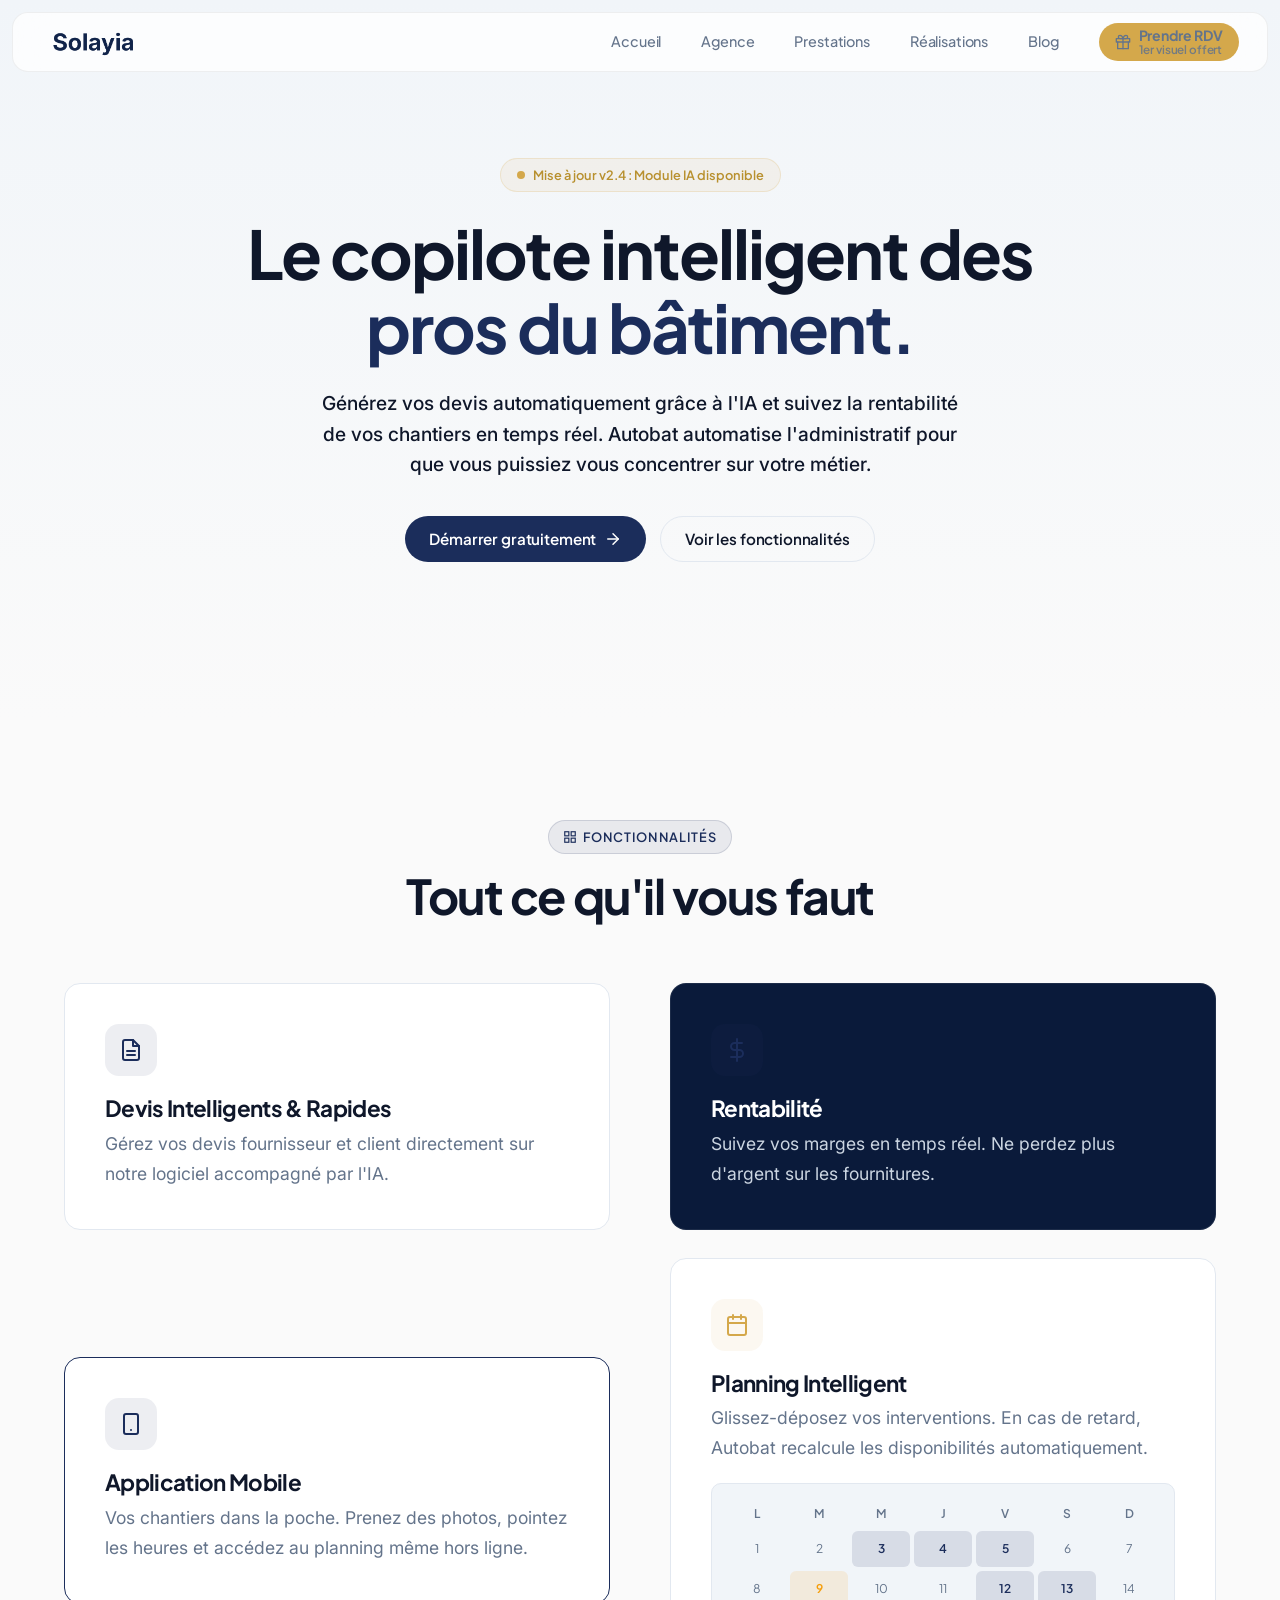
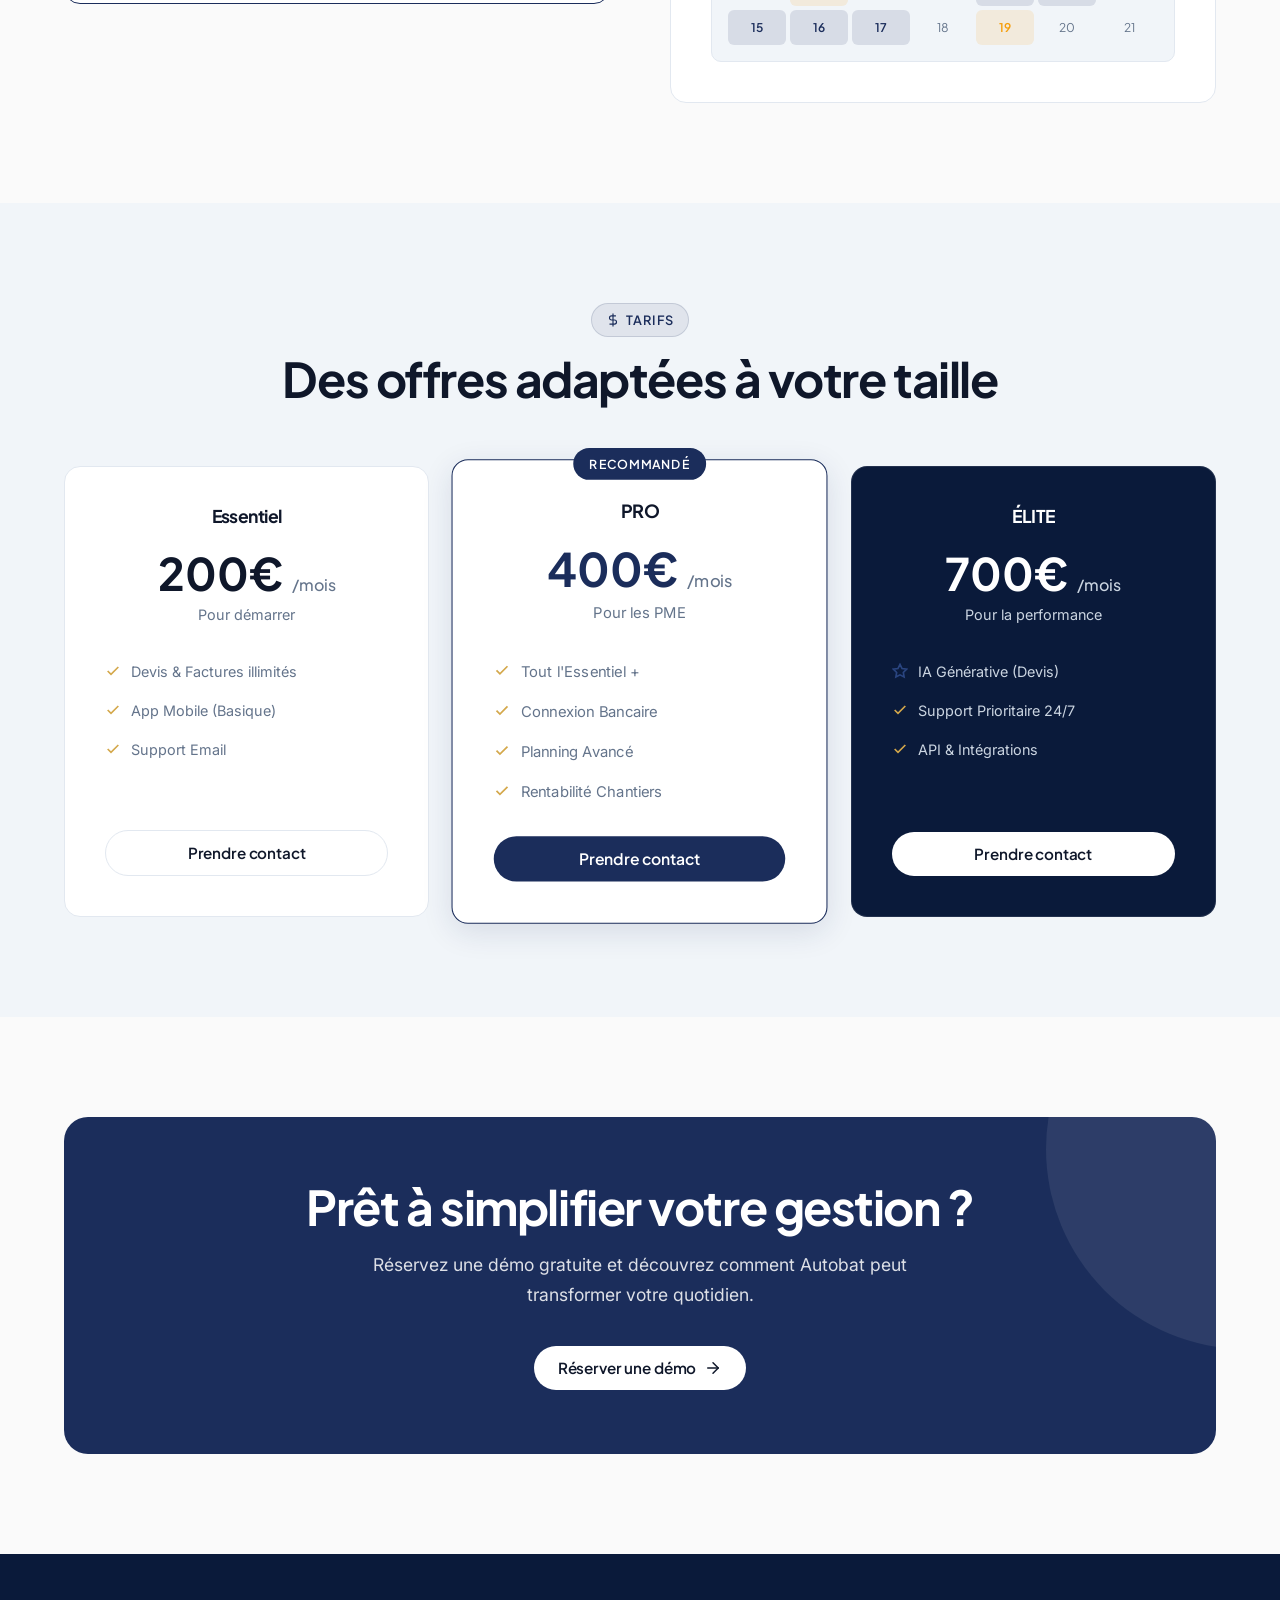
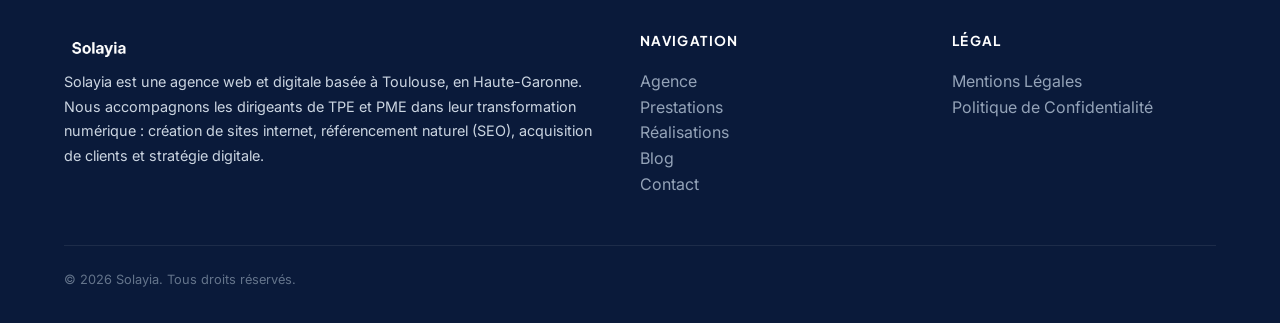
<file: autobat.html>
<!DOCTYPE html>
<html lang="fr">
<head>
    <meta charset="UTF-8">
    <meta name="viewport" content="width=device-width, initial-scale=1.0">
    <title>Autobat - Le Logiciel BTP Intelligent</title>
    <meta name="description" content="Gérez vos chantiers, devis et factures avec Autobat. Le logiciel tout-en-un pour les artisans du bâtiment.">
    <link rel="preconnect" href="https://fonts.googleapis.com">
    <link rel="preconnect" href="https://fonts.gstatic.com" crossorigin>
    <link href="https://fonts.googleapis.com/css2?family=Plus+Jakarta+Sans:wght@400;500;600;700;800&family=Inter:wght@400;500;600;700&display=swap" rel="stylesheet">
    <link rel="stylesheet" href="style.css">
    <style>
        .feature-card {
            background: var(--bg-card);
            border: 1px solid var(--border);
            border-radius: var(--radius);
            padding: 40px;
            transition: transform 0.35s var(--ease), box-shadow 0.35s ease;
        }
        .feature-card:hover {
            transform: translateY(-4px);
            box-shadow: 0 16px 40px rgba(0,0,0,0.06);
        }
        .feature-card.dark {
            background: var(--bg-dark);
            border-color: var(--border-dark);
            color: white;
        }
        .feature-card.dark h3 { color: white; }
        .feature-card.dark p { color: var(--text-light); }
        .pricing-card {
            background: var(--bg-card);
            border: 1px solid var(--border);
            border-radius: var(--radius);
            padding: 40px;
            text-align: center;
            transition: transform 0.35s var(--ease), box-shadow 0.35s ease;
            height: 100%;
            display: flex;
            flex-direction: column;
        }
        .pricing-card:hover {
            transform: translateY(-4px);
            box-shadow: 0 16px 40px rgba(0,0,0,0.06);
        }
        .pricing-card.featured {
            border-color: var(--primary);
            box-shadow: 0 8px 30px rgba(27,45,91,0.12);
            transform: scale(1.03);
            position: relative;
        }
        .pricing-card.featured:hover { transform: scale(1.03) translateY(-4px); }
        .pricing-card.dark-pricing {
            background: var(--bg-dark);
            border-color: rgba(255,255,255,0.1);
            color: white;
        }
        .pricing-card.dark-pricing h4,
        .pricing-card.dark-pricing .price { color: white; }
        .pricing-card.dark-pricing p { color: var(--text-light); }
        .pricing-card.dark-pricing ul li { color: var(--text-light); }
        .pricing-badge {
            position: absolute;
            top: -12px;
            left: 50%;
            transform: translateX(-50%);
            background: var(--primary);
            color: white;
            font-family: var(--font-heading);
            font-size: 0.75rem;
            font-weight: 600;
            text-transform: uppercase;
            letter-spacing: 0.08em;
            padding: 6px 16px;
            border-radius: var(--radius-full);
        }
        .price {
            font-family: var(--font-heading);
            font-size: 2.8rem;
            font-weight: 700;
            color: var(--text-main);
            line-height: 1;
            margin: 16px 0 8px;
        }
        .price span {
            font-size: 1rem;
            font-weight: 500;
            color: var(--text-muted);
        }
        .pricing-card ul {
            text-align: left;
            margin: 24px 0;
            flex-grow: 1;
        }
        .pricing-card ul li {
            display: flex;
            align-items: center;
            gap: 10px;
            padding: 8px 0;
            font-size: 0.9rem;
            color: var(--text-muted);
        }
        .pricing-card ul li svg {
            width: 16px; height: 16px;
            stroke: var(--accent);
            fill: none; stroke-width: 2.5;
            flex-shrink: 0;
        }
        .calendar-mockup {
            display: grid;
            grid-template-columns: repeat(7, 1fr);
            gap: 4px;
            background: var(--bg-alt);
            border: 1px solid var(--border);
            border-radius: var(--radius-sm);
            padding: 16px;
            font-size: 0.75rem;
            font-family: var(--font-heading);
        }
        .calendar-mockup .day-header {
            font-weight: 600;
            color: var(--text-muted);
            text-align: center;
            padding: 4px;
        }
        .calendar-mockup .day {
            text-align: center;
            padding: 8px 4px;
            border-radius: 6px;
            color: var(--text-muted);
        }
        .calendar-mockup .day.event-blue {
            background: rgba(27,45,91,0.12);
            color: var(--primary);
            font-weight: 600;
        }
        .calendar-mockup .day.event-amber {
            background: rgba(245,158,11,0.12);
            color: var(--amber);
            font-weight: 600;
        }
    </style>
</head>
<body>

    <nav class="navbar" role="navigation" aria-label="Menu principal">
        <a href="index.html" class="logo"><img src="assets/logo-solayia-2.png" alt="Solayia" class="logo-dark"><img src="assets/logo-solayia-5.png" alt="Solayia" class="logo-light"></a>
        <div class="burger" aria-label="Menu"><div class="line1"></div><div class="line2"></div><div class="line3"></div></div>
        <ul class="nav-links">
            <li><a href="index.html">Accueil</a></li>
            <li><a href="agence.html">Agence</a></li>
            <li><a href="prestations.html">Prestations</a></li>
            <li><a href="realisations.html">Réalisations</a></li>
            <li><a href="blog.html">Blog</a></li>
            <li><a href="https://calendar.app.google/M3RFtpdJPuUSrRJf7" target="_blank" rel="noopener noreferrer" class="btn btn-accent"><svg viewBox="0 0 24 24" fill="none" stroke="currentColor" stroke-width="2.5" stroke-linecap="round" stroke-linejoin="round" style="width:16px;height:16px;"><polyline points="20 12 20 22 4 22 4 12"></polyline><rect x="2" y="7" width="20" height="5"></rect><line x1="12" y1="22" x2="12" y2="7"></line><path d="M12 7H7.5a2.5 2.5 0 0 1 0-5C11 2 12 7 12 7z"></path><path d="M12 7h4.5a2.5 2.5 0 0 0 0-5C13 2 12 7 12 7z"></path></svg> <span style="display:flex;flex-direction:column;line-height:1.15;padding:2px 0;"><strong style="font-size:0.88rem;">Prendre RDV</strong><span style="font-size:0.73rem;opacity:0.85;font-weight:600;">1er visuel offert</span></span></a></li>
        </ul>
    </nav>

    <main>
        <!-- HERO -->
        <section style="min-height: 80vh; display: flex; align-items: center; padding-top: 100px; background: linear-gradient(180deg, var(--bg-alt) 0%, var(--bg-body) 100%);">
            <div class="container text-center">
                <div style="max-width: 800px; margin: 0 auto;">
                    <div class="reveal" style="display: inline-flex; align-items: center; gap: 8px; background: rgba(212,168,75,0.08); border: 1px solid rgba(212,168,75,0.2); border-radius: var(--radius-full); padding: 6px 16px; margin-bottom: 24px;">
                        <span style="width: 8px; height: 8px; background: var(--accent); border-radius: 50%; display: inline-block;"></span>
                        <span style="font-family: var(--font-heading); font-size: 0.8rem; font-weight: 600; color: var(--accent-dark);">Mise à jour v2.4 : Module IA disponible</span>
                    </div>
                    <h1 class="reveal">Le copilote intelligent des <span class="accent-text">pros du bâtiment.</span></h1>
                    <p class="lead reveal" style="margin: 0 auto 36px; max-width: 650px;">
                        Générez vos devis automatiquement grâce à l'IA et suivez la rentabilité de vos chantiers en temps réel. Autobat automatise l'administratif pour que vous puissiez vous concentrer sur votre métier.
                    </p>
                    <div class="reveal" style="display: flex; gap: 14px; justify-content: center; flex-wrap: wrap;">
                        <a href="contact.html" class="btn btn-primary">
                            Démarrer gratuitement
                            <svg viewBox="0 0 24 24"><line x1="5" y1="12" x2="19" y2="12"></line><polyline points="12 5 19 12 12 19"></polyline></svg>
                        </a>
                        <a href="#fonctionnalites" class="btn btn-outline">
                            Voir les fonctionnalités
                        </a>
                    </div>
                </div>
            </div>
        </section>

        <!-- FEATURES -->
        <section id="fonctionnalites">
            <div class="container">
                <div class="text-center" style="margin-bottom: 60px;">
                    <span class="tag reveal">
                        <svg viewBox="0 0 24 24"><rect x="3" y="3" width="7" height="7"></rect><rect x="14" y="3" width="7" height="7"></rect><rect x="14" y="14" width="7" height="7"></rect><rect x="3" y="14" width="7" height="7"></rect></svg>
                        Fonctionnalités
                    </span>
                    <h2 class="reveal">Tout ce qu'il vous faut</h2>
                </div>

                <div class="grid-2" style="margin-bottom: 28px;">
                    <div class="feature-card reveal">
                        <div class="card-icon" style="margin-bottom: 20px;">
                            <svg viewBox="0 0 24 24"><path d="M14 2H6a2 2 0 0 0-2 2v16a2 2 0 0 0 2 2h12a2 2 0 0 0 2-2V8z"></path><polyline points="14 2 14 8 20 8"></polyline><line x1="16" y1="13" x2="8" y2="13"></line><line x1="16" y1="17" x2="8" y2="17"></line></svg>
                        </div>
                        <h3>Devis Intelligents & Rapides</h3>
                        <p>Gérez vos devis fournisseur et client directement sur notre logiciel accompagné par l'IA.</p>
                    </div>
                    <div class="feature-card dark reveal">
                        <div class="card-icon" style="margin-bottom: 20px; background: rgba(27,45,91,0.15);">
                            <svg viewBox="0 0 24 24"><line x1="12" y1="1" x2="12" y2="23"></line><path d="M17 5H9.5a3.5 3.5 0 0 0 0 7h5a3.5 3.5 0 0 1 0 7H6"></path></svg>
                        </div>
                        <h3>Rentabilité</h3>
                        <p>Suivez vos marges en temps réel. Ne perdez plus d'argent sur les fournitures.</p>
                    </div>
                </div>

                <div class="grid-2">
                    <div class="feature-card reveal" style="border-color: var(--primary);">
                        <div class="card-icon" style="margin-bottom: 20px;">
                            <svg viewBox="0 0 24 24"><rect x="5" y="2" width="14" height="20" rx="2" ry="2"></rect><line x1="12" y1="18" x2="12.01" y2="18"></line></svg>
                        </div>
                        <h3>Application Mobile</h3>
                        <p>Vos chantiers dans la poche. Prenez des photos, pointez les heures et accédez au planning même hors ligne.</p>
                    </div>
                    <div class="feature-card reveal">
                        <div class="card-icon" style="margin-bottom: 20px; background: rgba(212,168,75,0.08);">
                            <svg viewBox="0 0 24 24" style="stroke: var(--accent);"><rect x="3" y="4" width="18" height="18" rx="2" ry="2"></rect><line x1="16" y1="2" x2="16" y2="6"></line><line x1="8" y1="2" x2="8" y2="6"></line><line x1="3" y1="10" x2="21" y2="10"></line></svg>
                        </div>
                        <h3>Planning Intelligent</h3>
                        <p>Glissez-déposez vos interventions. En cas de retard, Autobat recalcule les disponibilités automatiquement.</p>
                        <div class="calendar-mockup" style="margin-top: 20px;">
                            <div class="day-header">L</div><div class="day-header">M</div><div class="day-header">M</div><div class="day-header">J</div><div class="day-header">V</div><div class="day-header">S</div><div class="day-header">D</div>
                            <div class="day">1</div><div class="day">2</div><div class="day event-blue">3</div><div class="day event-blue">4</div><div class="day event-blue">5</div><div class="day">6</div><div class="day">7</div>
                            <div class="day">8</div><div class="day event-amber">9</div><div class="day">10</div><div class="day">11</div><div class="day event-blue">12</div><div class="day event-blue">13</div><div class="day">14</div>
                            <div class="day event-blue">15</div><div class="day event-blue">16</div><div class="day event-blue">17</div><div class="day">18</div><div class="day event-amber">19</div><div class="day">20</div><div class="day">21</div>
                        </div>
                    </div>
                </div>
            </div>
        </section>

        <!-- PRICING -->
        <section id="tarifs" style="background: var(--bg-alt);">
            <div class="container">
                <div class="text-center" style="margin-bottom: 60px;">
                    <span class="tag reveal">
                        <svg viewBox="0 0 24 24"><line x1="12" y1="1" x2="12" y2="23"></line><path d="M17 5H9.5a3.5 3.5 0 0 0 0 7h5a3.5 3.5 0 0 1 0 7H6"></path></svg>
                        Tarifs
                    </span>
                    <h2 class="reveal">Des offres adaptées à votre taille</h2>
                </div>

                <div class="grid-3">
                    <!-- ESSENTIEL -->
                    <div class="pricing-card reveal">
                        <h4>Essentiel</h4>
                        <div class="price">200€ <span>/mois</span></div>
                        <p style="font-size: 0.9rem; margin-bottom: 0;">Pour démarrer</p>
                        <ul>
                            <li><svg viewBox="0 0 24 24"><polyline points="20 6 9 17 4 12"></polyline></svg> Devis & Factures illimités</li>
                            <li><svg viewBox="0 0 24 24"><polyline points="20 6 9 17 4 12"></polyline></svg> App Mobile (Basique)</li>
                            <li><svg viewBox="0 0 24 24"><polyline points="20 6 9 17 4 12"></polyline></svg> Support Email</li>
                        </ul>
                        <a href="contact.html" class="btn btn-outline btn-full">Prendre contact</a>
                    </div>

                    <!-- PRO -->
                    <div class="pricing-card featured reveal">
                        <div class="pricing-badge">Recommandé</div>
                        <h4>PRO</h4>
                        <div class="price" style="color: var(--primary);">400€ <span>/mois</span></div>
                        <p style="font-size: 0.9rem; margin-bottom: 0;">Pour les PME</p>
                        <ul>
                            <li><svg viewBox="0 0 24 24"><polyline points="20 6 9 17 4 12"></polyline></svg> Tout l'Essentiel +</li>
                            <li><svg viewBox="0 0 24 24"><polyline points="20 6 9 17 4 12"></polyline></svg> Connexion Bancaire</li>
                            <li><svg viewBox="0 0 24 24"><polyline points="20 6 9 17 4 12"></polyline></svg> Planning Avancé</li>
                            <li><svg viewBox="0 0 24 24"><polyline points="20 6 9 17 4 12"></polyline></svg> Rentabilité Chantiers</li>
                        </ul>
                        <a href="contact.html" class="btn btn-primary btn-full">Prendre contact</a>
                    </div>

                    <!-- ELITE -->
                    <div class="pricing-card dark-pricing reveal">
                        <h4>ÉLITE</h4>
                        <div class="price">700€ <span style="color: var(--text-light);">/mois</span></div>
                        <p style="font-size: 0.9rem; margin-bottom: 0;">Pour la performance</p>
                        <ul>
                            <li><svg viewBox="0 0 24 24" style="stroke: var(--primary-light);"><polygon points="12 2 15.09 8.26 22 9.27 17 14.14 18.18 21.02 12 17.77 5.82 21.02 7 14.14 2 9.27 8.91 8.26 12 2"></polygon></svg> IA Générative (Devis)</li>
                            <li><svg viewBox="0 0 24 24"><polyline points="20 6 9 17 4 12"></polyline></svg> Support Prioritaire 24/7</li>
                            <li><svg viewBox="0 0 24 24"><polyline points="20 6 9 17 4 12"></polyline></svg> API & Intégrations</li>
                        </ul>
                        <a href="contact.html" class="btn btn-white btn-full">Prendre contact</a>
                    </div>
                </div>
            </div>
        </section>

        <!-- CTA -->
        <section>
            <div class="container">
                <div class="cta-block reveal">
                    <h2>Prêt à simplifier votre gestion ?</h2>
                    <p>Réservez une démo gratuite et découvrez comment Autobat peut transformer votre quotidien.</p>
                    <a href="contact.html" class="btn btn-white">
                        Réserver une démo
                        <svg viewBox="0 0 24 24"><line x1="5" y1="12" x2="19" y2="12"></line><polyline points="12 5 19 12 12 19"></polyline></svg>
                    </a>
                </div>
            </div>
        </section>
    </main>

    <footer>
        <div class="container">
            <div class="footer-grid">
                <div>
                    <h3><img src="assets/logo-solayia-5.png" alt="Solayia - Agence digitale Toulouse" style="height: 28px; width: auto;"></h3>
                    <p style="font-size: 0.9rem; margin-top: 8px;">Solayia est une agence web et digitale basée à Toulouse, en Haute-Garonne. Nous accompagnons les dirigeants de TPE et PME dans leur transformation numérique : création de sites internet, référencement naturel (SEO), acquisition de clients et stratégie digitale.</p>
                </div>
                <div>
                    <h4>Navigation</h4>
                    <ul>
                        <li><a href="agence.html">Agence</a></li>
                        <li><a href="prestations.html">Prestations</a></li>
                        <li><a href="realisations.html">Réalisations</a></li>
                        <li><a href="blog.html">Blog</a></li>
                        <li><a href="contact.html">Contact</a></li>
                    </ul>
                </div>
                <div>
                    <h4>Légal</h4>
                    <ul>
                        <li><a href="legal.html">Mentions Légales</a></li>
                        <li><a href="legal.html#confidentialite">Politique de Confidentialité</a></li>
                    </ul>
                </div>
            </div>
            <div class="footer-bottom">&copy; 2026 Solayia. Tous droits réservés.</div>
        </div>
    </footer>

    <script src="script.js"></script>
</body>
</html>
</file>
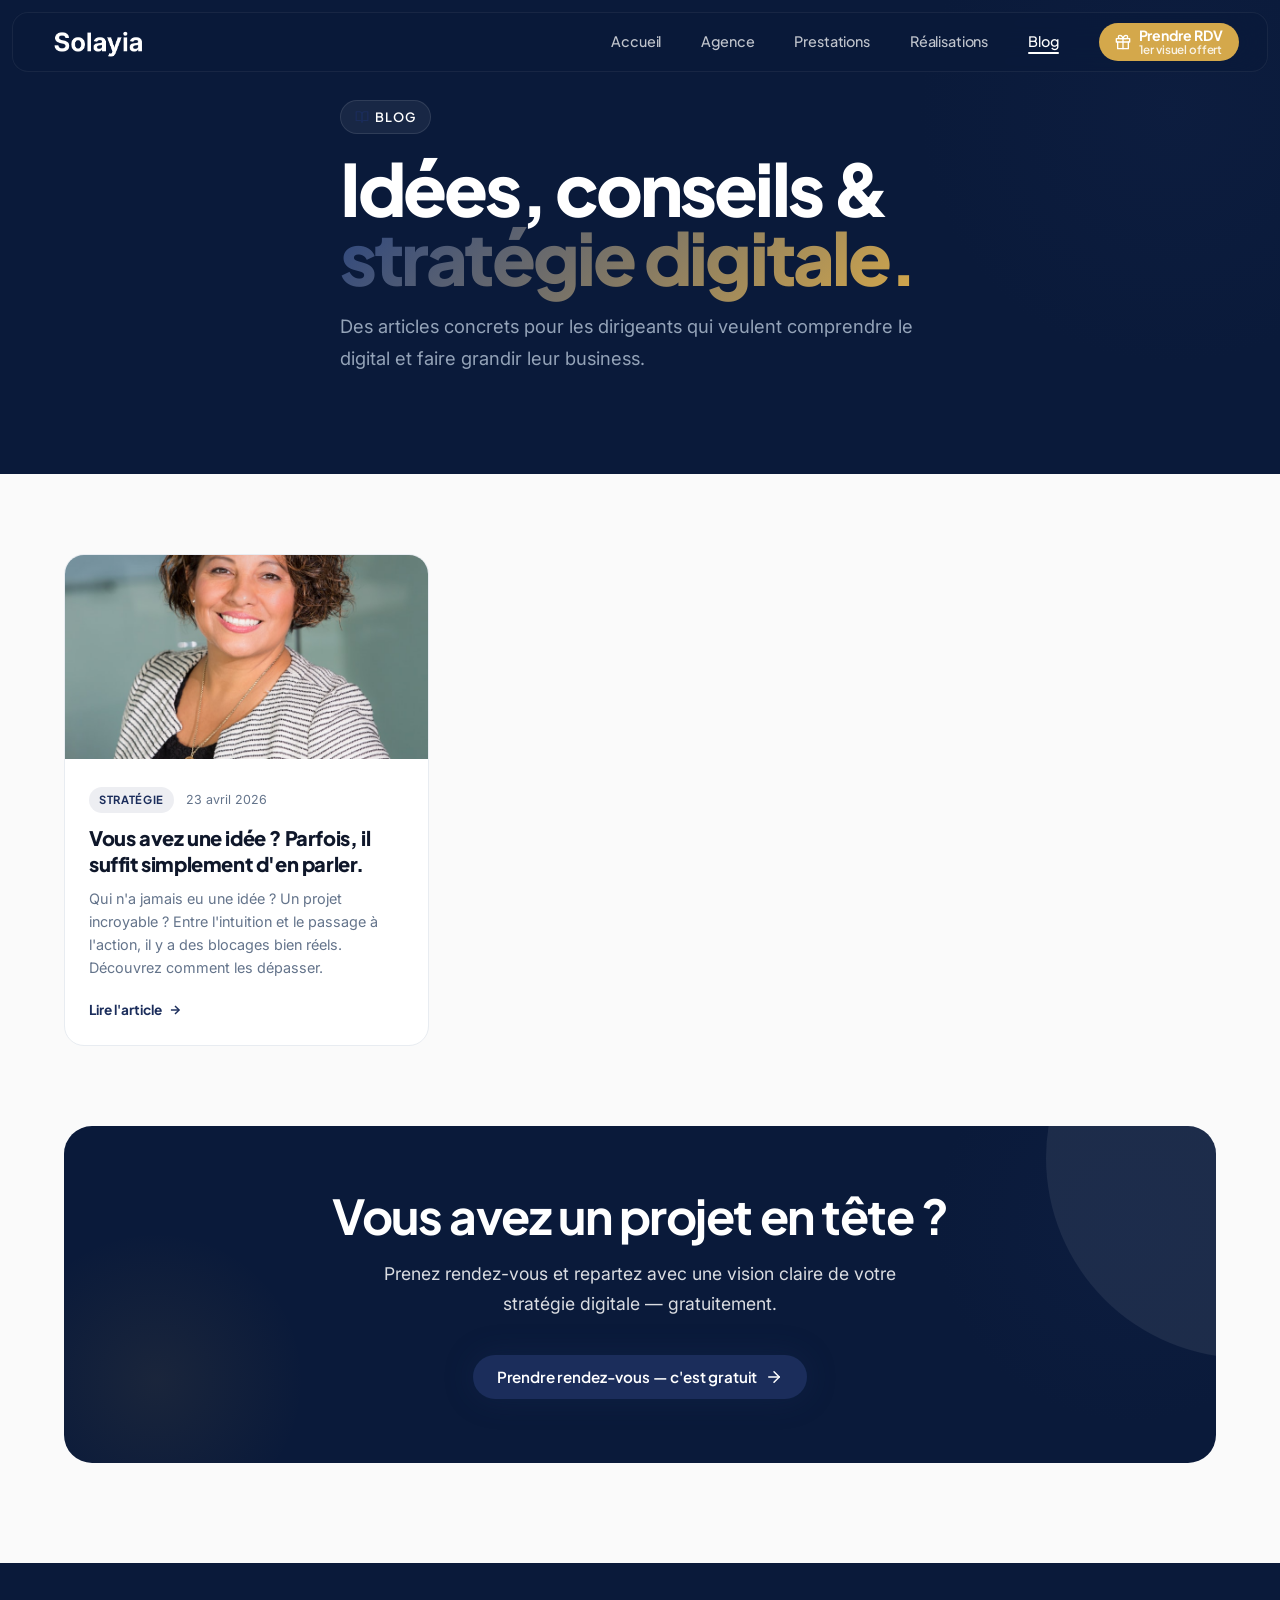
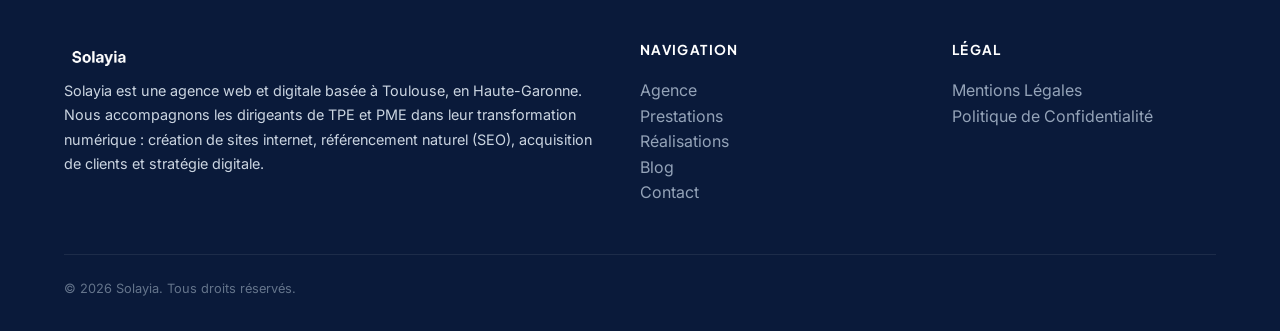
<file: blog.html>
<!DOCTYPE html>
<html lang="fr">
<head>
    <meta charset="UTF-8">
    <meta name="viewport" content="width=device-width, initial-scale=1.0">
    <title>Blog Solayia | Conseils digital, SEO & stratégie pour TPE/PME</title>
    <meta name="description" content="Le blog Solayia : conseils concrets en stratégie digitale, SEO, création de site et acquisition de clients pour les dirigeants TPE/PME.">
    <meta name="robots" content="index, follow">
    <link rel="canonical" href="https://solayia.github.io/solayia/blog.html">
    <link rel="icon" type="image/x-icon" href="favicon.ico">
    <link rel="apple-touch-icon" href="apple-touch-icon.png">
    <meta property="og:type" content="website">
    <meta property="og:title" content="Blog Solayia | Conseils digital & stratégie TPE/PME">
    <meta property="og:description" content="Conseils concrets en stratégie digitale, SEO et acquisition de clients pour dirigeants TPE/PME.">
    <meta property="og:url" content="https://solayia.github.io/solayia/blog.html">
    <meta property="og:image" content="https://solayia.github.io/solayia/assets/og-solayia.png">
    <meta property="og:locale" content="fr_FR">
    <meta name="twitter:card" content="summary_large_image">
    <meta name="twitter:title" content="Blog Solayia | Conseils digital & stratégie">
    <meta name="twitter:description" content="Conseils concrets pour dirigeants TPE/PME : SEO, digital, acquisition.">
    <meta name="twitter:image" content="https://solayia.github.io/solayia/assets/og-solayia.png">
    <link rel="preconnect" href="https://fonts.googleapis.com">
    <link rel="preconnect" href="https://fonts.gstatic.com" crossorigin>
    <link href="https://fonts.googleapis.com/css2?family=Plus+Jakarta+Sans:wght@400;500;600;700;800&family=Inter:wght@400;500;600;700&display=swap" rel="stylesheet">
    <link rel="alternate" hreflang="fr" href="https://solayia.github.io/solayia/blog.html">
    <script type="application/ld+json">
    {
      "@context": "https://schema.org",
      "@type": "Blog",
      "name": "Blog Solayia",
      "description": "Des articles concrets pour les dirigeants qui veulent comprendre le digital et faire grandir leur business.",
      "publisher": {"@type": "Organization", "name": "Solayia", "logo": {"@type": "ImageObject", "url": "https://solayia.github.io/solayia/assets/og-solayia.png"}},
      "url": "https://solayia.github.io/solayia/blog.html"
    }
    </script>
    <link rel="stylesheet" href="style.css">
    <style>
        .blog-hero {
            min-height: 50vh;
            display: flex;
            align-items: flex-end;
            padding-top: 100px;
            padding-bottom: 100px;
            background: var(--bg-dark);
            position: relative;
            overflow: hidden;
        }
        .blog-hero::before {
            content: '';
            position: absolute;
            top: -40%;
            right: -15%;
            width: 600px;
            height: 600px;
            background: radial-gradient(ellipse, rgba(27,45,91,0.15) 0%, transparent 60%);
            border-radius: 50%;
        }
        .blog-hero .container { position: relative; z-index: 2; }
        .blog-hero h1 {
            font-family: 'Plus Jakarta Sans', var(--font-heading);
            font-weight: 900;
            font-size: clamp(2.8rem, 6vw, 4.5rem);
            color: #FFF;
            line-height: 0.95;
            letter-spacing: -0.04em;
            margin-bottom: 20px;
        }
        .blog-hero h1 .gradient-text {
            background: linear-gradient(135deg, var(--primary-light), var(--accent));
            -webkit-background-clip: text;
            -webkit-text-fill-color: transparent;
            background-clip: text;
        }
        .blog-hero p { color: #94A3B8; font-size: 1.15rem; max-width: 600px; }
        .blog-hero .tag {
            background: rgba(255,255,255,0.06);
            color: #FFF;
            border-color: rgba(255,255,255,0.1);
            margin-bottom: 20px;
        }

        /* Blog grid */
        .blog-section { padding: 80px 5%; background: #FAFAFA; }
        .blog-grid {
            display: grid;
            grid-template-columns: repeat(auto-fill, minmax(360px, 1fr));
            gap: 28px;
            max-width: 1200px;
            margin: 0 auto;
        }
        .blog-card {
            background: #FFF;
            border: 1px solid #E8ECF1;
            border-radius: 20px;
            overflow: hidden;
            transition: transform 0.35s cubic-bezier(0.16,1,0.3,1), box-shadow 0.35s ease;
            display: flex;
            flex-direction: column;
        }
        .blog-card:hover {
            transform: translateY(-6px);
            box-shadow: 0 20px 50px rgba(27,45,91,0.10);
        }
        .blog-card-img {
            width: 100%;
            aspect-ratio: 16/9;
            object-fit: cover;
            display: block;
        }
        .blog-card-body {
            padding: 28px 24px 24px;
            display: flex;
            flex-direction: column;
            flex: 1;
        }
        .blog-card-meta {
            display: flex;
            align-items: center;
            gap: 12px;
            margin-bottom: 12px;
        }
        .blog-card-tag {
            font-family: var(--font-heading);
            font-size: 0.7rem;
            font-weight: 700;
            text-transform: uppercase;
            letter-spacing: 0.06em;
            padding: 4px 10px;
            border-radius: 100px;
            background: rgba(27,45,91,0.08);
            color: var(--primary);
        }
        .blog-card-date {
            font-size: 0.78rem;
            color: var(--text-muted);
        }
        .blog-card-body h3 {
            font-family: var(--font-heading);
            font-weight: 800;
            font-size: 1.25rem;
            letter-spacing: -0.02em;
            color: var(--text-main);
            margin-bottom: 10px;
            line-height: 1.3;
        }
        .blog-card-body p {
            font-size: 0.9rem;
            color: var(--text-muted);
            line-height: 1.6;
            margin-bottom: 20px;
            flex: 1;
        }
        .blog-card-link {
            font-family: var(--font-heading);
            font-weight: 700;
            font-size: 0.85rem;
            color: var(--primary);
            display: inline-flex;
            align-items: center;
            gap: 6px;
            transition: gap 0.2s ease;
        }
        .blog-card:hover .blog-card-link { gap: 10px; }
        .blog-card-link svg {
            width: 14px; height: 14px;
            stroke: currentColor; fill: none;
            stroke-width: 2.5;
        }

        /* Article page */
        .article-section {
            padding: 0 5% 100px;
            background: #FAFAFA;
        }
        .article-container {
            max-width: 780px;
            margin: 0 auto;
            background: #FFF;
            border: 1px solid #E8ECF1;
            border-radius: 20px;
            padding: 48px 44px;
            margin-top: -80px;
            position: relative;
            z-index: 3;
        }
        .article-container h2 {
            font-family: var(--font-heading);
            font-weight: 800;
            font-size: 1.5rem;
            margin-top: 40px;
            margin-bottom: 16px;
        }
        .article-container p {
            font-size: 1.02rem;
            line-height: 1.8;
            margin-bottom: 20px;
            max-width: 100%;
        }
        .article-container .lead-text {
            font-size: 1.15rem;
            font-weight: 500;
            color: var(--text-main);
            line-height: 1.7;
        }
        .article-container blockquote {
            border-left: 3px solid var(--accent);
            padding: 16px 24px;
            margin: 28px 0;
            background: rgba(212,168,75,0.05);
            border-radius: 0 12px 12px 0;
            font-style: italic;
            color: var(--text-main);
            font-size: 1.05rem;
            line-height: 1.7;
        }
        .article-container ul {
            margin: 16px 0 24px;
            padding-left: 0;
            list-style: none;
        }
        .article-container ul li {
            display: flex;
            align-items: flex-start;
            gap: 10px;
            padding: 8px 0;
            font-size: 1rem;
            line-height: 1.6;
            color: var(--text-muted);
        }
        .article-container ul li strong {
            color: var(--text-main);
        }
        .article-img {
            width: 100%;
            border-radius: 16px;
            margin-bottom: 32px;
        }
        .article-meta {
            display: flex;
            align-items: center;
            gap: 16px;
            margin-bottom: 32px;
            padding-bottom: 24px;
            border-bottom: 1px solid #E8ECF1;
        }
        .article-meta-author {
            display: flex;
            align-items: center;
            gap: 10px;
        }
        .article-meta-avatar {
            width: 40px; height: 40px;
            border-radius: 50%;
            background: var(--primary);
            display: flex;
            align-items: center;
            justify-content: center;
            color: #FFF;
            font-weight: 700;
            font-size: 0.85rem;
        }
        .article-meta-name { font-weight: 700; font-size: 0.9rem; }
        .article-meta-date { font-size: 0.8rem; color: var(--text-muted); }

        @media (max-width: 700px) {
            .blog-grid { grid-template-columns: 1fr; }
            .article-container { padding: 28px 20px; margin-top: -60px; }
        }
    </style>
</head>
<body>

    <nav class="navbar navbar-dark" role="navigation" aria-label="Menu principal">
        <a href="index.html" class="logo"><img src="assets/logo-solayia-2.png" alt="Solayia" class="logo-dark"><img src="assets/logo-solayia-5.png" alt="Solayia" class="logo-light"></a>
        <div class="burger" aria-label="Menu"><div class="line1"></div><div class="line2"></div><div class="line3"></div></div>
        <ul class="nav-links">
            <li><a href="index.html">Accueil</a></li>
            <li><a href="agence.html">Agence</a></li>
            <li><a href="prestations.html">Prestations</a></li>
            <li><a href="realisations.html">Réalisations</a></li>
            <li><a href="blog.html" class="active" aria-current="page">Blog</a></li>
            <li><a href="https://calendar.app.google/M3RFtpdJPuUSrRJf7" target="_blank" rel="noopener noreferrer" class="btn btn-accent"><svg viewBox="0 0 24 24" fill="none" stroke="currentColor" stroke-width="2.5" stroke-linecap="round" stroke-linejoin="round" style="width:16px;height:16px;"><polyline points="20 12 20 22 4 22 4 12"></polyline><rect x="2" y="7" width="20" height="5"></rect><line x1="12" y1="22" x2="12" y2="7"></line><path d="M12 7H7.5a2.5 2.5 0 0 1 0-5C11 2 12 7 12 7z"></path><path d="M12 7h4.5a2.5 2.5 0 0 0 0-5C13 2 12 7 12 7z"></path></svg> <span style="display:flex;flex-direction:column;line-height:1.15;padding:2px 0;"><strong style="font-size:0.88rem;">Prendre RDV</strong><span style="font-size:0.73rem;opacity:0.85;font-weight:600;">1er visuel offert</span></span></a></li>
        </ul>
    </nav>

    <main>
        <!-- HERO -->
        <section class="blog-hero">
            <div class="container">
                <span class="tag reveal">
                    <svg viewBox="0 0 24 24" fill="none" stroke="currentColor" stroke-width="2" stroke-linecap="round" stroke-linejoin="round"><path d="M2 3h6a4 4 0 0 1 4 4v14a3 3 0 0 0-3-3H2z"></path><path d="M22 3h-6a4 4 0 0 0-4 4v14a3 3 0 0 1 3-3h7z"></path></svg>
                    Blog
                </span>
                <h1 class="reveal">Idées, conseils &<br><span class="gradient-text">stratégie digitale.</span></h1>
                <p class="reveal">Des articles concrets pour les dirigeants qui veulent comprendre le digital et faire grandir leur business.</p>
            </div>
        </section>

        <!-- ARTICLES -->
        <section class="blog-section">
            <div class="blog-grid">
                <a href="blog/idee-projet-digital.html" class="blog-card reveal" style="text-decoration:none;">
                    <img src="assets/blog-idee-entrepreneur.jpg" alt="Professionnelle avec un ordinateur portable travaillant sur un projet digital" class="blog-card-img">
                    <div class="blog-card-body">
                        <div class="blog-card-meta">
                            <span class="blog-card-tag">Stratégie</span>
                            <span class="blog-card-date">23 avril 2026</span>
                        </div>
                        <h3>Vous avez une idée ? Parfois, il suffit simplement d'en parler.</h3>
                        <p>Qui n'a jamais eu une idée ? Un projet incroyable ? Entre l'intuition et le passage à l'action, il y a des blocages bien réels. Découvrez comment les dépasser.</p>
                        <span class="blog-card-link">Lire l'article <svg viewBox="0 0 24 24"><line x1="5" y1="12" x2="19" y2="12"></line><polyline points="12 5 19 12 12 19"></polyline></svg></span>
                    </div>
                </a>
            </div>
        </section>

        <!-- CTA -->
        <section style="padding: 0 5% 100px; background: #FAFAFA;">
            <div class="container">
                <div class="cta-block reveal" style="background: var(--bg-dark); border-radius: 28px; position: relative; overflow: hidden;">
                    <div style="position:absolute;top:-30%;right:-10%;width:400px;height:400px;background:radial-gradient(circle,rgba(27,45,91,0.15) 0%,transparent 70%);border-radius:50%;"></div>
                    <div style="position:absolute;bottom:-20%;left:-5%;width:300px;height:300px;background:radial-gradient(circle,rgba(212,168,75,0.08) 0%,transparent 70%);border-radius:50%;"></div>
                    <h2 style="position:relative;z-index:2;">Vous avez un projet en tête ?</h2>
                    <p style="position:relative;z-index:2;">Prenez rendez-vous et repartez avec une vision claire de votre stratégie digitale — gratuitement.</p>
                    <a href="https://calendar.app.google/M3RFtpdJPuUSrRJf7" target="_blank" rel="noopener noreferrer" class="btn btn-primary" style="box-shadow: 0 0 30px rgba(27,45,91,0.3); position:relative;z-index:2;">
                        Prendre rendez-vous — c'est gratuit
                        <svg viewBox="0 0 24 24" fill="none" stroke="currentColor" stroke-width="2.5" stroke-linecap="round" stroke-linejoin="round"><line x1="5" y1="12" x2="19" y2="12"></line><polyline points="12 5 19 12 12 19"></polyline></svg>
                    </a>
                </div>
            </div>
        </section>
    </main>

    <footer>
        <div class="container">
            <div class="footer-grid">
                <div>
                    <h3><img src="assets/logo-solayia-5.png" alt="Solayia - Agence digitale Toulouse" style="height: 28px; width: auto;"></h3>
                    <p style="font-size: 0.9rem; margin-top: 8px;">Solayia est une agence web et digitale basée à Toulouse, en Haute-Garonne. Nous accompagnons les dirigeants de TPE et PME dans leur transformation numérique : création de sites internet, référencement naturel (SEO), acquisition de clients et stratégie digitale.</p>
                </div>
                <div>
                    <h4>Navigation</h4>
                    <ul>
                        <li><a href="agence.html">Agence</a></li>
                        <li><a href="prestations.html">Prestations</a></li>
                        <li><a href="realisations.html">Réalisations</a></li>
                        <li><a href="blog.html">Blog</a></li>
                        <li><a href="contact.html">Contact</a></li>
                    </ul>
                </div>
                <div>
                    <h4>Légal</h4>
                    <ul>
                        <li><a href="legal.html">Mentions Légales</a></li>
                        <li><a href="legal.html#confidentialite">Politique de Confidentialité</a></li>
                    </ul>
                </div>
            </div>
            <div class="footer-bottom">&copy; 2026 Solayia. Tous droits réservés.</div>
        </div>
    </footer>

    <script src="script.js"></script>
    <script>
        const navEl = document.querySelector('.navbar');
        const heroEl = document.querySelector('.blog-hero');
        window.addEventListener('scroll', () => {
            const heroBottom = heroEl ? heroEl.offsetTop + heroEl.offsetHeight - 100 : window.innerHeight - 100;
            if (window.scrollY > heroBottom) {
                navEl.classList.remove('navbar-dark');
                navEl.classList.add('navbar-light');
            } else {
                navEl.classList.remove('navbar-light');
                navEl.classList.add('navbar-dark');
            }
        }, { passive: true });
    </script>
</body>
</html>
</file>
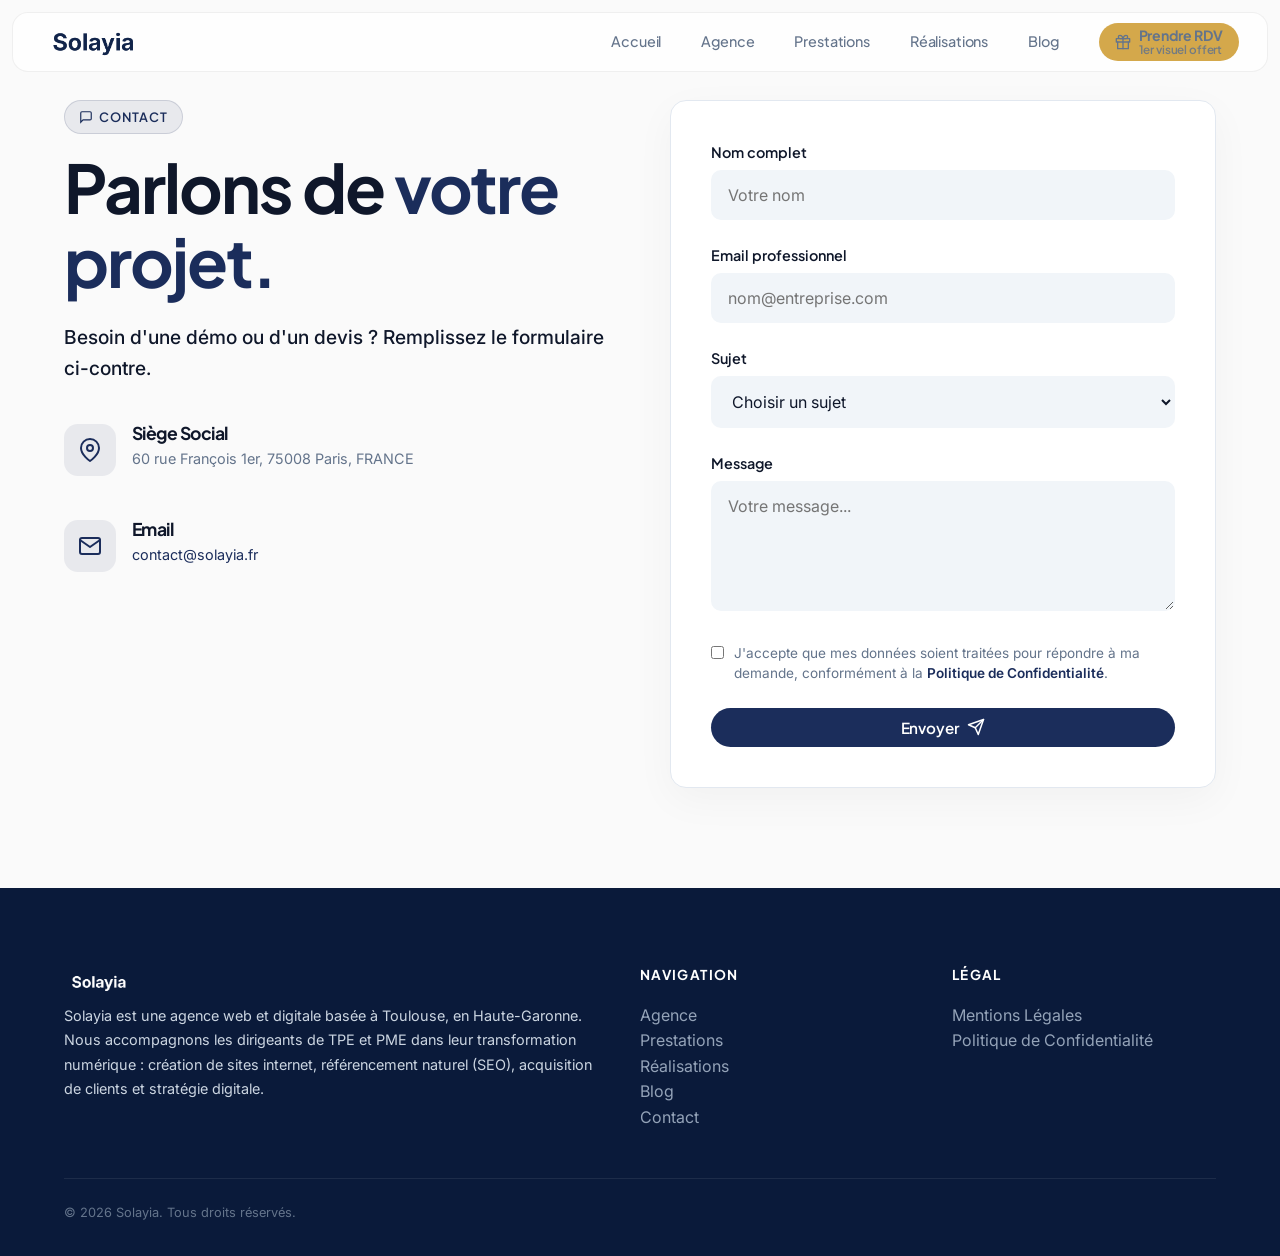
<file: contact.html>
<!DOCTYPE html>
<html lang="fr">
<head>
    <meta charset="UTF-8">
    <meta name="viewport" content="width=device-width, initial-scale=1.0">
    <title>Contact Solayia | Prenez rendez-vous — 1er visuel offert</title>
    <meta name="description" content="Contactez Solayia pour discuter de votre projet digital. On arrive avec une maquette de votre futur site — gratuitement. Prenez rendez-vous dès maintenant.">
    <meta name="robots" content="index, follow">
    <link rel="canonical" href="https://solayia.github.io/solayia/contact.html">
    <link rel="icon" type="image/x-icon" href="favicon.ico">
    <link rel="apple-touch-icon" href="apple-touch-icon.png">
    <meta property="og:type" content="website">
    <meta property="og:title" content="Contact Solayia | 1er visuel offert">
    <meta property="og:description" content="Prenez rendez-vous et repartez avec un visuel de votre nouvelle présence en ligne — gratuitement.">
    <meta property="og:url" content="https://solayia.github.io/solayia/contact.html">
    <meta property="og:image" content="https://solayia.github.io/solayia/assets/og-solayia.png">
    <meta property="og:locale" content="fr_FR">
    <meta name="twitter:card" content="summary">
    <meta name="twitter:title" content="Contact Solayia | 1er visuel offert">
    <meta name="twitter:description" content="Prenez rendez-vous et repartez avec un visuel gratuit de votre futur site.">
    <link rel="preconnect" href="https://fonts.googleapis.com">
    <link rel="preconnect" href="https://fonts.gstatic.com" crossorigin>
    <link href="https://fonts.googleapis.com/css2?family=Plus+Jakarta+Sans:wght@400;500;600;700;800&family=Inter:wght@400;500;600;700&display=swap" rel="stylesheet">
    <link rel="alternate" hreflang="fr" href="https://solayia.github.io/solayia/contact.html">
    <link rel="stylesheet" href="style.css">
</head>
<body>

    <nav class="navbar" role="navigation" aria-label="Menu principal">
        <a href="index.html" class="logo"><img src="assets/logo-solayia-2.png" alt="Solayia" class="logo-dark"><img src="assets/logo-solayia-5.png" alt="Solayia" class="logo-light"></a>
        <div class="burger" aria-label="Menu"><div class="line1"></div><div class="line2"></div><div class="line3"></div></div>
        <ul class="nav-links">
            <li><a href="index.html">Accueil</a></li>
            <li><a href="agence.html">Agence</a></li>
            <li><a href="prestations.html">Prestations</a></li>
            <li><a href="realisations.html">Réalisations</a></li>
            <li><a href="blog.html">Blog</a></li>
            <li><a href="https://calendar.app.google/M3RFtpdJPuUSrRJf7" target="_blank" rel="noopener noreferrer" class="btn btn-accent"><svg viewBox="0 0 24 24" fill="none" stroke="currentColor" stroke-width="2.5" stroke-linecap="round" stroke-linejoin="round" style="width:16px;height:16px;"><polyline points="20 12 20 22 4 22 4 12"></polyline><rect x="2" y="7" width="20" height="5"></rect><line x1="12" y1="22" x2="12" y2="7"></line><path d="M12 7H7.5a2.5 2.5 0 0 1 0-5C11 2 12 7 12 7z"></path><path d="M12 7h4.5a2.5 2.5 0 0 0 0-5C13 2 12 7 12 7z"></path></svg> <span style="display:flex;flex-direction:column;line-height:1.15;padding:2px 0;"><strong style="font-size:0.88rem;">Prendre RDV</strong><span style="font-size:0.73rem;opacity:0.85;font-weight:600;">1er visuel offert</span></span></a></li>
        </ul>
    </nav>

    <main>
        <section style="min-height: 85vh; display: flex; align-items: center; padding-top: 100px;">
            <div class="container grid-2" style="align-items: start;">
                <!-- INFO -->
                <div class="reveal-left">
                    <span class="tag">
                        <svg viewBox="0 0 24 24"><path d="M21 15a2 2 0 0 1-2 2H7l-4 4V5a2 2 0 0 1 2-2h14a2 2 0 0 1 2 2z"></path></svg>
                        Contact
                    </span>
                    <h1>Parlons de <span class="accent-text">votre projet.</span></h1>
                    <p class="lead" style="margin-bottom: 40px;">Besoin d'une démo ou d'un devis ? Remplissez le formulaire ci-contre.</p>

                    <div style="display: flex; flex-direction: column; gap: 24px;">
                        <div style="display: flex; align-items: start; gap: 16px;">
                            <div class="card-icon" style="flex-shrink: 0;">
                                <svg viewBox="0 0 24 24"><path d="M21 10c0 7-9 13-9 13s-9-6-9-13a9 9 0 0 1 18 0z"></path><circle cx="12" cy="10" r="3"></circle></svg>
                            </div>
                            <div>
                                <h4 style="margin-bottom: 4px;">Siège Social</h4>
                                <p style="font-size: 0.9rem;">60 rue François 1er, 75008 Paris, FRANCE</p>
                            </div>
                        </div>
                        <div style="display: flex; align-items: start; gap: 16px;">
                            <div class="card-icon" style="flex-shrink: 0;">
                                <svg viewBox="0 0 24 24"><path d="M4 4h16c1.1 0 2 .9 2 2v12c0 1.1-.9 2-2 2H4c-1.1 0-2-.9-2-2V6c0-1.1.9-2 2-2z"></path><polyline points="22,6 12,13 2,6"></polyline></svg>
                            </div>
                            <div>
                                <h4 style="margin-bottom: 4px;">Email</h4>
                                <p style="font-size: 0.9rem;"><a href="mailto:contact@solayia.fr" style="color: var(--primary);">contact@solayia.fr</a></p>
                            </div>
                        </div>
                    </div>
                </div>

                <!-- FORM -->
                <div class="reveal-right">
                    <form action="#" method="POST" style="background: var(--bg-card); padding: 40px; border-radius: var(--radius); border: 1px solid var(--border); box-shadow: 0 12px 40px rgba(0,0,0,0.04);">
                        <div class="form-group">
                            <label for="name" class="form-label">Nom complet</label>
                            <input type="text" id="name" name="name" class="form-input" placeholder="Votre nom" required>
                        </div>
                        <div class="form-group">
                            <label for="email" class="form-label">Email professionnel</label>
                            <input type="email" id="email" name="email" class="form-input" placeholder="nom@entreprise.com" required>
                        </div>
                        <div class="form-group">
                            <label for="subject" class="form-label">Sujet</label>
                            <select id="subject" name="subject" class="form-select" required>
                                <option value="" disabled selected>Choisir un sujet</option>
                                <option value="demo">Démo Logiciel (Autobat / Avis)</option>
                                <option value="site">Création de Site Web</option>
                                <option value="design">Studio Design / Drone</option>
                                <option value="autre">Autre demande</option>
                            </select>
                        </div>
                        <div class="form-group">
                            <label for="message" class="form-label">Message</label>
                            <textarea id="message" name="message" class="form-textarea" rows="5" placeholder="Votre message..." required></textarea>
                        </div>
                        <div class="form-group">
                            <div class="checkbox-group">
                                <input type="checkbox" id="consent" name="consent" required>
                                <label for="consent">J'accepte que mes données soient traitées pour répondre à ma demande, conformément à la <a href="legal.html">Politique de Confidentialité</a>.</label>
                            </div>
                        </div>
                        <button type="submit" class="btn btn-primary btn-full">
                            Envoyer
                            <svg viewBox="0 0 24 24"><line x1="22" y1="2" x2="11" y2="13"></line><polygon points="22 2 15 22 11 13 2 9 22 2"></polygon></svg>
                        </button>
                    </form>
                </div>
            </div>
        </section>
    </main>

    <footer>
        <div class="container">
            <div class="footer-grid">
                <div>
                    <h3><img src="assets/logo-solayia-5.png" alt="Solayia - Agence digitale Toulouse" style="height: 28px; width: auto;"></h3>
                    <p style="font-size: 0.9rem; margin-top: 8px;">Solayia est une agence web et digitale basée à Toulouse, en Haute-Garonne. Nous accompagnons les dirigeants de TPE et PME dans leur transformation numérique : création de sites internet, référencement naturel (SEO), acquisition de clients et stratégie digitale.</p>
                </div>
                <div>
                    <h4>Navigation</h4>
                    <ul>
                        <li><a href="agence.html">Agence</a></li>
                        <li><a href="prestations.html">Prestations</a></li>
                        <li><a href="realisations.html">Réalisations</a></li>
                        <li><a href="blog.html">Blog</a></li>
                        <li><a href="contact.html">Contact</a></li>
                    </ul>
                </div>
                <div>
                    <h4>Légal</h4>
                    <ul>
                        <li><a href="legal.html">Mentions Légales</a></li>
                        <li><a href="legal.html#confidentialite">Politique de Confidentialité</a></li>
                    </ul>
                </div>
            </div>
            <div class="footer-bottom">&copy; 2026 Solayia. Tous droits réservés.</div>
        </div>
    </footer>

    <script src="script.js"></script>
</body>
</html>
</file>
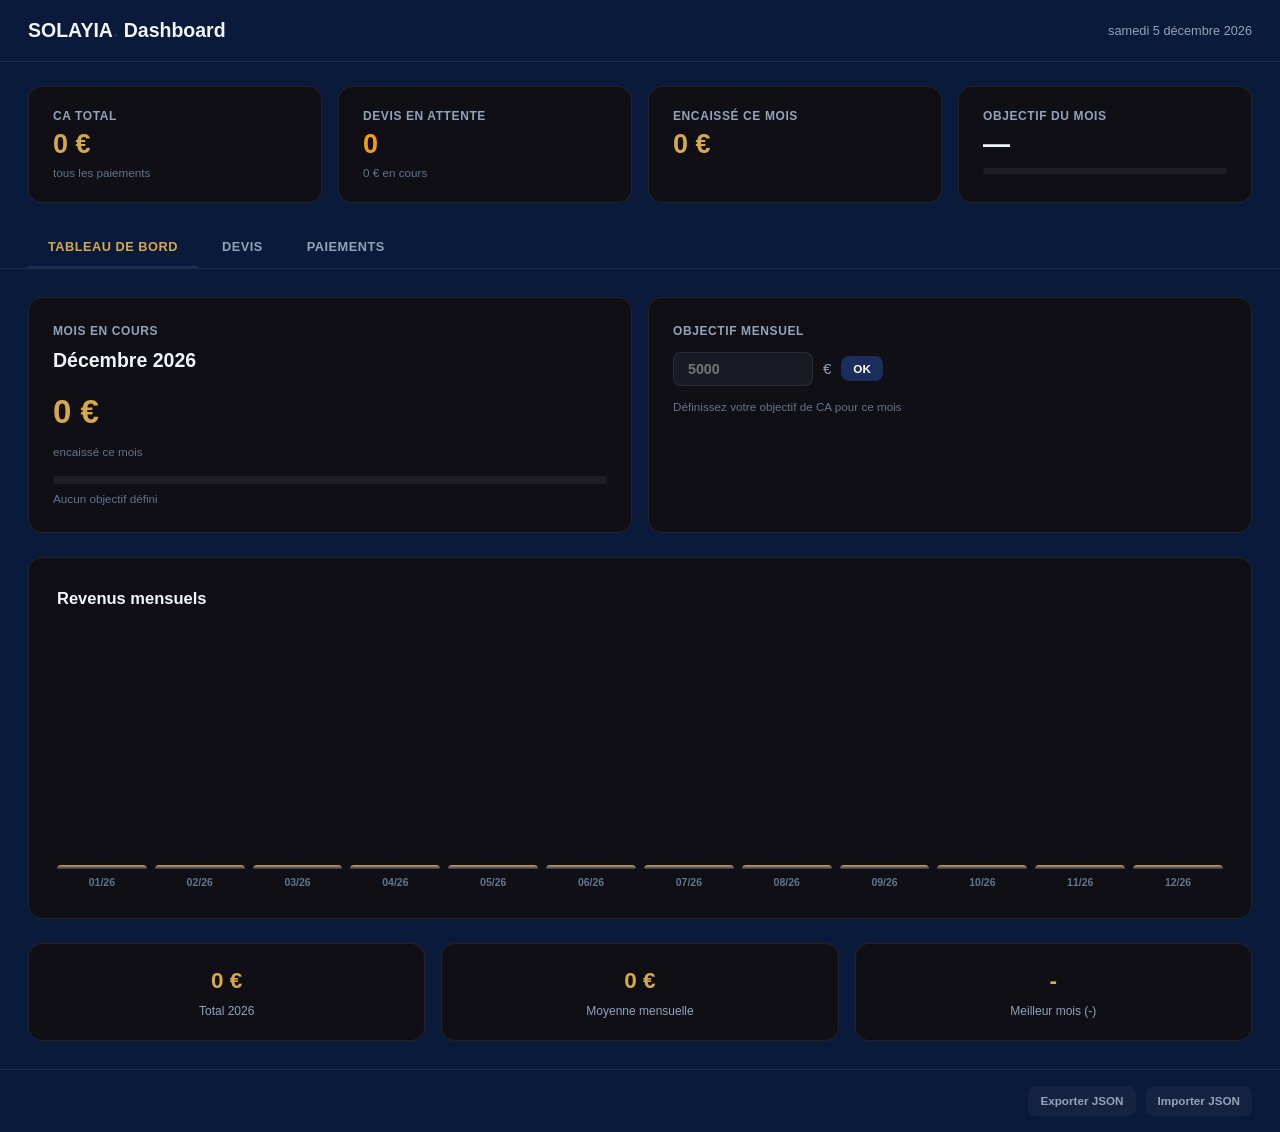
<file: dashboard.html>
<!DOCTYPE html>
<html lang="fr">
<head>
    <meta charset="UTF-8">
    <meta name="viewport" content="width=device-width, initial-scale=1.0">
    <title>Solayia — Dashboard</title>
    <link rel="preconnect" href="https://fonts.googleapis.com">
    <link rel="preconnect" href="https://fonts.gstatic.com" crossorigin>
    <link href="https://fonts.googleapis.com/css2?family=Plus+Jakarta+Sans:wght@400;500;600;700;800&family=Inter:wght@400;500;600;700&display=swap" rel="stylesheet">
    <style>
        :root {
            --bg: #0A1A3A;
            --bg-card: #0F0F15;
            --bg-card-hover: #16161F;
            --bg-input: #1A1A25;
            --border: rgba(255,255,255,0.08);
            --primary: #1B2D5B;
            --primary-light: #D4A84B;
            --green: #D4A84B;
            --green-bg: rgba(212,168,75,0.1);
            --amber: #F59E0B;
            --amber-bg: rgba(245,158,11,0.1);
            --red: #EF4444;
            --red-bg: rgba(239,68,68,0.1);
            --text: #F1F5F9;
            --text-muted: #94A3B8;
            --text-dim: #64748B;
            --radius: 14px;
            --radius-sm: 8px;
            --font-h: 'Archivo', sans-serif;
            --font-b: 'DM Sans', sans-serif;
        }
        *, *::before, *::after { margin:0; padding:0; box-sizing:border-box; }
        html { font-size: 15px; }
        body { background: var(--bg); color: var(--text); font-family: var(--font-b); line-height: 1.5; min-height: 100vh; }
        button { cursor: pointer; border: none; font-family: inherit; }
        input, select, textarea { font-family: inherit; }

        /* === TOPBAR === */
        .topbar { display: flex; align-items: center; justify-content: space-between; padding: 16px 28px; border-bottom: 1px solid var(--border); }
        .topbar-logo { font-family: var(--font-h); font-weight: 800; font-size: 1.3rem; color: var(--text); }
        .topbar-logo span { color: var(--primary); }
        .topbar-right { font-size: 0.85rem; color: var(--text-muted); }

        /* === KPI === */
        .kpi-grid { display: grid; grid-template-columns: repeat(4, 1fr); gap: 16px; padding: 24px 28px; }
        .kpi { background: var(--bg-card); border: 1px solid var(--border); border-radius: var(--radius); padding: 20px 24px; }
        .kpi-label { font-size: 0.8rem; color: var(--text-muted); margin-bottom: 6px; text-transform: uppercase; letter-spacing: 0.05em; font-family: var(--font-h); font-weight: 600; }
        .kpi-value { font-family: var(--font-h); font-weight: 900; font-size: 1.8rem; line-height: 1; }
        .kpi-sub { font-size: 0.78rem; color: var(--text-dim); margin-top: 6px; }
        .kpi-green .kpi-value { color: var(--green); }
        .kpi-amber .kpi-value { color: var(--amber); }
        .kpi-primary .kpi-value { color: var(--primary-light); }

        /* Mini progress */
        .mini-prog { height: 6px; background: rgba(255,255,255,0.06); border-radius: 3px; margin-top: 10px; overflow: hidden; }
        .mini-prog-fill { height: 100%; border-radius: 3px; transition: width 0.5s ease; }

        /* === TABS === */
        .tabs { display: flex; gap: 4px; padding: 0 28px; border-bottom: 1px solid var(--border); }
        .tab { padding: 12px 20px; font-family: var(--font-h); font-weight: 700; font-size: 0.85rem; color: var(--text-muted); background: none; border-bottom: 2px solid transparent; text-transform: uppercase; letter-spacing: 0.04em; transition: color 0.2s, border-color 0.2s; }
        .tab:hover { color: var(--text); }
        .tab.active { color: var(--primary-light); border-bottom-color: var(--primary); }

        /* === CONTENT === */
        .content { padding: 28px; }
        .tab-content { display: none; }
        .tab-content.active { display: block; }

        /* === TOOLBAR === */
        .toolbar { display: flex; align-items: center; gap: 12px; margin-bottom: 24px; flex-wrap: wrap; }
        .toolbar-title { font-family: var(--font-h); font-weight: 800; font-size: 1.3rem; flex: 1; }

        /* === BUTTONS === */
        .btn { display: inline-flex; align-items: center; gap: 6px; padding: 10px 20px; border-radius: var(--radius-sm); font-family: var(--font-h); font-weight: 700; font-size: 0.85rem; transition: background 0.2s, transform 0.15s; }
        .btn-primary { background: var(--primary); color: #FFF; }
        .btn-primary:hover { background: #111E40; transform: translateY(-1px); }
        .btn-danger { background: var(--red-bg); color: var(--red); }
        .btn-danger:hover { background: rgba(239,68,68,0.2); }
        .btn-ghost { background: rgba(255,255,255,0.04); color: var(--text-muted); }
        .btn-ghost:hover { background: rgba(255,255,255,0.08); color: var(--text); }
        .btn-sm { padding: 6px 12px; font-size: 0.78rem; }

        /* === FILTER === */
        .filter-select { background: var(--bg-input); border: 1px solid var(--border); color: var(--text); padding: 8px 14px; border-radius: var(--radius-sm); font-size: 0.85rem; }
        .filter-input { background: var(--bg-input); border: 1px solid var(--border); color: var(--text); padding: 8px 14px; border-radius: var(--radius-sm); font-size: 0.85rem; width: 200px; }
        .filter-input::placeholder { color: var(--text-dim); }

        /* === TABLE/LIST === */
        .list-header { display: grid; gap: 12px; padding: 10px 16px; font-size: 0.75rem; color: var(--text-dim); text-transform: uppercase; letter-spacing: 0.06em; font-family: var(--font-h); font-weight: 700; border-bottom: 1px solid var(--border); }
        .list-row { display: grid; gap: 12px; padding: 14px 16px; align-items: center; border-bottom: 1px solid var(--border); transition: background 0.15s; cursor: pointer; }
        .list-row:hover { background: var(--bg-card-hover); }
        .devis-cols { grid-template-columns: 2fr 2fr 1fr 1fr 1.2fr 100px; }
        .paie-cols { grid-template-columns: 1fr 2fr 2fr 1fr 1fr 1.5fr 80px; }

        .list-empty { text-align: center; padding: 60px 20px; color: var(--text-dim); font-size: 0.95rem; }

        /* === BADGES === */
        .badge { display: inline-block; padding: 4px 10px; border-radius: 20px; font-size: 0.72rem; font-weight: 700; font-family: var(--font-h); text-transform: uppercase; letter-spacing: 0.04em; }
        .badge-pending { background: var(--amber-bg); color: var(--amber); }
        .badge-accepted { background: var(--green-bg); color: var(--green); }
        .badge-refused { background: var(--red-bg); color: var(--red); }
        .badge-acompte { background: rgba(27,45,91,0.1); color: var(--primary-light); }
        .badge-paiement { background: var(--green-bg); color: var(--green); }

        /* === PROGRESS BAR === */
        .progress { height: 8px; background: rgba(255,255,255,0.06); border-radius: 4px; overflow: hidden; }
        .progress-fill { height: 100%; border-radius: 4px; background: var(--primary); transition: width 0.4s ease; }
        .progress-fill.green { background: var(--green); }
        .progress-fill.amber { background: var(--amber); }
        .progress-fill.red { background: var(--red); }

        /* === CHART === */
        .chart-container { background: var(--bg-card); border: 1px solid var(--border); border-radius: var(--radius); padding: 28px; margin-bottom: 24px; }
        .chart-title { font-family: var(--font-h); font-weight: 800; font-size: 1.1rem; margin-bottom: 20px; }
        .chart { display: flex; align-items: flex-end; gap: 8px; height: 260px; padding-top: 20px; position: relative; }
        .chart-col { flex: 1; display: flex; flex-direction: column; align-items: center; gap: 6px; }
        .chart-bar { width: 100%; border-radius: 6px 6px 0 0; background: linear-gradient(180deg, var(--primary-light), var(--primary)); min-height: 4px; transition: height 0.5s ease; position: relative; }
        .chart-bar:hover { opacity: 0.85; }
        .chart-bar-val { position: absolute; top: -22px; left: 50%; transform: translateX(-50%); font-size: 0.65rem; font-family: var(--font-h); font-weight: 700; color: var(--text-muted); white-space: nowrap; }
        .chart-label { font-size: 0.7rem; color: var(--text-dim); font-family: var(--font-h); font-weight: 600; }
        .chart-obj-line { position: absolute; left: 0; right: 0; border-top: 2px dashed var(--amber); z-index: 2; }
        .chart-obj-label { position: absolute; right: 0; top: -18px; font-size: 0.65rem; color: var(--amber); font-family: var(--font-h); font-weight: 700; }

        /* === OBJ SECTION === */
        .obj-grid { display: grid; grid-template-columns: 1fr 1fr; gap: 16px; margin-bottom: 24px; }
        .obj-card { background: var(--bg-card); border: 1px solid var(--border); border-radius: var(--radius); padding: 24px; }
        .obj-month { font-family: var(--font-h); font-weight: 800; font-size: 1.3rem; margin-bottom: 4px; }
        .obj-amount { font-family: var(--font-h); font-weight: 900; font-size: 2.2rem; margin: 12px 0 4px; }
        .obj-input-row { display: flex; align-items: center; gap: 10px; margin-top: 12px; }
        .obj-input { background: var(--bg-input); border: 1px solid var(--border); color: var(--text); padding: 8px 14px; border-radius: var(--radius-sm); font-size: 0.95rem; width: 140px; font-family: var(--font-h); font-weight: 700; }

        /* === YEAR STATS === */
        .year-stats { display: grid; grid-template-columns: repeat(3, 1fr); gap: 16px; }
        .year-stat { background: var(--bg-card); border: 1px solid var(--border); border-radius: var(--radius); padding: 20px 24px; text-align: center; }
        .year-stat-val { font-family: var(--font-h); font-weight: 900; font-size: 1.5rem; color: var(--primary-light); }
        .year-stat-label { font-size: 0.8rem; color: var(--text-muted); margin-top: 4px; }

        /* === MODAL === */
        .modal-overlay { display: none; position: fixed; inset: 0; background: rgba(0,0,0,0.7); backdrop-filter: blur(8px); z-index: 1000; align-items: center; justify-content: center; }
        .modal-overlay.open { display: flex; }
        .modal { background: var(--bg-card); border: 1px solid var(--border); border-radius: 20px; padding: 36px; width: 90%; max-width: 500px; max-height: 90vh; overflow-y: auto; }
        .modal h2 { font-family: var(--font-h); font-weight: 800; font-size: 1.3rem; margin-bottom: 24px; }
        .form-group { margin-bottom: 18px; }
        .form-label { display: block; font-family: var(--font-h); font-weight: 600; font-size: 0.82rem; color: var(--text-muted); margin-bottom: 6px; text-transform: uppercase; letter-spacing: 0.04em; }
        .form-input, .form-select, .form-textarea {
            width: 100%; padding: 10px 14px; background: var(--bg-input); border: 1px solid var(--border);
            border-radius: var(--radius-sm); color: var(--text); font-size: 0.95rem; transition: border-color 0.2s;
        }
        .form-input:focus, .form-select:focus, .form-textarea:focus { outline: none; border-color: var(--primary); }
        .form-textarea { resize: vertical; min-height: 80px; }
        .form-actions { display: flex; gap: 10px; justify-content: flex-end; margin-top: 24px; }

        /* === EXPORT === */
        .footer-bar { padding: 16px 28px; border-top: 1px solid var(--border); display: flex; gap: 10px; justify-content: flex-end; }

        /* === RESPONSIVE === */
        @media (max-width: 900px) {
            .kpi-grid { grid-template-columns: repeat(2, 1fr); }
            .devis-cols { grid-template-columns: 1fr 1fr 1fr; }
            .paie-cols { grid-template-columns: 1fr 1fr 1fr; }
            .obj-grid { grid-template-columns: 1fr; }
            .year-stats { grid-template-columns: 1fr; }
        }
        @media (max-width: 600px) {
            .kpi-grid { grid-template-columns: 1fr; }
            .tabs { overflow-x: auto; }
            .toolbar { flex-direction: column; align-items: stretch; }
            .filter-input { width: 100%; }
        }
    </style>
</head>
<body>

    <!-- TOPBAR -->
    <div class="topbar">
        <div class="topbar-logo">SOLAYIA<span>.</span> Dashboard</div>
        <div class="topbar-right" id="current-date"></div>
    </div>

    <!-- KPIs -->
    <div class="kpi-grid">
        <div class="kpi kpi-green">
            <div class="kpi-label">CA Total</div>
            <div class="kpi-value" id="kpi-ca">0 €</div>
            <div class="kpi-sub" id="kpi-ca-sub">tous les paiements</div>
        </div>
        <div class="kpi kpi-amber">
            <div class="kpi-label">Devis en attente</div>
            <div class="kpi-value" id="kpi-pending">0</div>
            <div class="kpi-sub" id="kpi-pending-sub">0 € en cours</div>
        </div>
        <div class="kpi kpi-primary">
            <div class="kpi-label">Encaissé ce mois</div>
            <div class="kpi-value" id="kpi-month">0 €</div>
            <div class="kpi-sub" id="kpi-month-sub"></div>
        </div>
        <div class="kpi">
            <div class="kpi-label">Objectif du mois</div>
            <div class="kpi-value" id="kpi-obj">0%</div>
            <div class="mini-prog"><div class="mini-prog-fill" id="kpi-obj-bar" style="width:0; background: var(--primary);"></div></div>
        </div>
    </div>

    <!-- TABS -->
    <div class="tabs">
        <button class="tab active" data-tab="dashboard">Tableau de bord</button>
        <button class="tab" data-tab="devis">Devis</button>
        <button class="tab" data-tab="paiements">Paiements</button>
    </div>

    <!-- CONTENT -->
    <div class="content">

        <!-- TAB: Dashboard -->
        <div class="tab-content active" id="tab-dashboard">
            <div class="obj-grid">
                <div class="obj-card">
                    <div class="kpi-label">Mois en cours</div>
                    <div class="obj-month" id="dash-month-name"></div>
                    <div class="obj-amount" id="dash-month-revenue" style="color: var(--green);">0 €</div>
                    <div class="kpi-sub">encaissé ce mois</div>
                    <div class="progress" style="margin-top: 16px;"><div class="progress-fill" id="dash-obj-bar" style="width:0"></div></div>
                    <div class="kpi-sub" id="dash-obj-text" style="margin-top: 6px;"></div>
                </div>
                <div class="obj-card">
                    <div class="kpi-label">Objectif mensuel</div>
                    <div class="obj-input-row">
                        <input type="number" class="obj-input" id="obj-input" placeholder="5000" min="0" step="100">
                        <span style="color: var(--text-muted);">€</span>
                        <button class="btn btn-primary btn-sm" id="obj-save">OK</button>
                    </div>
                    <div class="kpi-sub" style="margin-top: 12px;">Définissez votre objectif de CA pour ce mois</div>
                </div>
            </div>

            <div class="chart-container">
                <div class="chart-title">Revenus mensuels</div>
                <div class="chart" id="chart"></div>
            </div>

            <div class="year-stats" id="year-stats"></div>
        </div>

        <!-- TAB: Devis -->
        <div class="tab-content" id="tab-devis">
            <div class="toolbar">
                <div class="toolbar-title">Devis</div>
                <select class="filter-select" id="devis-filter">
                    <option value="all">Tous les statuts</option>
                    <option value="en_attente">En attente</option>
                    <option value="accepte">Accepté</option>
                    <option value="refuse">Refusé</option>
                </select>
                <input type="text" class="filter-input" id="devis-search" placeholder="Rechercher un client...">
                <button class="btn btn-primary" id="btn-add-devis">+ Nouveau devis</button>
            </div>
            <div class="list-header devis-cols">
                <span>Client</span><span>Projet</span><span>Montant</span><span>Statut</span><span>Paiement</span><span>Actions</span>
            </div>
            <div id="devis-list"></div>
        </div>

        <!-- TAB: Paiements -->
        <div class="tab-content" id="tab-paiements">
            <div class="toolbar">
                <div class="toolbar-title">Paiements</div>
                <select class="filter-select" id="paie-filter">
                    <option value="all">Tous les devis</option>
                </select>
                <button class="btn btn-primary" id="btn-add-paie">+ Nouveau paiement</button>
            </div>
            <div class="list-header paie-cols">
                <span>Date</span><span>Client</span><span>Projet</span><span>Type</span><span>Montant</span><span>Note</span><span>Actions</span>
            </div>
            <div id="paie-list"></div>
        </div>
    </div>

    <!-- FOOTER -->
    <div class="footer-bar">
        <button class="btn btn-ghost btn-sm" id="btn-export">Exporter JSON</button>
        <label class="btn btn-ghost btn-sm" style="cursor:pointer;">
            Importer JSON
            <input type="file" accept=".json" id="btn-import" style="display:none;">
        </label>
    </div>

    <!-- MODAL -->
    <div class="modal-overlay" id="modal-overlay">
        <div class="modal" id="modal"></div>
    </div>

<script>
// === HELPERS ===
const esc = s => {const d=document.createElement('div');d.textContent=s;return d.innerHTML;};
const fmt = c => (c/100).toLocaleString('fr-FR',{minimumFractionDigits:0,maximumFractionDigits:2})+' €';
const toKey = () => {const d=new Date();return `${d.getFullYear()}-${String(d.getMonth()+1).padStart(2,'0')}`;};
const monthName = k => {const[y,m]=k.split('-');return new Date(y,m-1).toLocaleString('fr-FR',{month:'long',year:'numeric'});};
const parseMontant = v => Math.round(parseFloat(String(v).replace(',','.'))*100)||0;

// === DATA ===
let devis = JSON.parse(localStorage.getItem('sol_devis')||'[]');
let paiements = JSON.parse(localStorage.getItem('sol_paiements')||'[]');
let objectifs = JSON.parse(localStorage.getItem('sol_objectifs')||'{}');
const save = () => { localStorage.setItem('sol_devis',JSON.stringify(devis)); localStorage.setItem('sol_paiements',JSON.stringify(paiements)); localStorage.setItem('sol_objectifs',JSON.stringify(objectifs)); };

// === COMPUTED ===
const totalPaid = (did) => paiements.filter(p=>p.devisId===did).reduce((s,p)=>s+p.montant,0);
const monthRevenue = (key) => paiements.filter(p=>p.date.startsWith(key)).reduce((s,p)=>s+p.montant,0);
const totalRevenue = () => paiements.reduce((s,p)=>s+p.montant,0);
const pendingDevis = () => devis.filter(d=>d.statut==='en_attente');

// === RENDER KPIs ===
function renderKPIs(){
    document.getElementById('kpi-ca').textContent = fmt(totalRevenue());
    const pd = pendingDevis();
    document.getElementById('kpi-pending').textContent = pd.length;
    document.getElementById('kpi-pending-sub').textContent = fmt(pd.reduce((s,d)=>s+d.montant,0))+' en cours';
    const mk = toKey();
    const mr = monthRevenue(mk);
    document.getElementById('kpi-month').textContent = fmt(mr);
    const obj = objectifs[mk]||0;
    const pct = obj>0?Math.min(Math.round(mr/obj*100),999):0;
    document.getElementById('kpi-obj').textContent = obj>0?pct+'%':'—';
    const bar = document.getElementById('kpi-obj-bar');
    bar.style.width = Math.min(pct,100)+'%';
    bar.style.background = pct>=100?'var(--green)':pct>=50?'var(--amber)':'var(--red)';
}

// === RENDER DASHBOARD ===
function renderDashboard(){
    const mk = toKey();
    document.getElementById('dash-month-name').textContent = monthName(mk).charAt(0).toUpperCase()+monthName(mk).slice(1);
    const mr = monthRevenue(mk);
    document.getElementById('dash-month-revenue').textContent = fmt(mr);
    const obj = objectifs[mk]||0;
    document.getElementById('obj-input').value = obj>0?(obj/100):'';
    const pct = obj>0?Math.min(Math.round(mr/obj*100),100):0;
    const bar = document.getElementById('dash-obj-bar');
    bar.style.width = pct+'%';
    bar.className = 'progress-fill '+(pct>=100?'green':pct>=50?'amber':'red');
    document.getElementById('dash-obj-text').textContent = obj>0?`${Math.round(mr/obj*100)}% de l'objectif (${fmt(obj)})`:'Aucun objectif défini';

    // Chart - last 12 months
    const months = [];
    for(let i=11;i>=0;i--){const d=new Date();d.setMonth(d.getMonth()-i);months.push(`${d.getFullYear()}-${String(d.getMonth()+1).padStart(2,'0')}`);}
    const data = months.map(k=>({key:k,rev:monthRevenue(k),obj:objectifs[k]||0}));
    const maxVal = Math.max(...data.map(d=>d.rev),1);
    const objVal = objectifs[mk]||0;
    let html = '';
    if(objVal>0){const pctLine=Math.min(objVal/maxVal*100,100);html+=`<div class="chart-obj-line" style="bottom:${pctLine}%"><span class="chart-obj-label">Obj: ${fmt(objVal)}</span></div>`;}
    data.forEach(d=>{
        const h = Math.max(d.rev/maxVal*100,2);
        const label = d.key.split('-')[1]+'/'+d.key.split('-')[0].slice(2);
        html+=`<div class="chart-col"><div class="chart-bar" style="height:${h}%"><span class="chart-bar-val">${d.rev>0?fmt(d.rev):''}</span></div><span class="chart-label">${label}</span></div>`;
    });
    document.getElementById('chart').innerHTML = html;

    // Year stats
    const year = new Date().getFullYear();
    const yearMonths = months.filter(k=>k.startsWith(year));
    const yearTotal = yearMonths.reduce((s,k)=>s+monthRevenue(k),0);
    const monthsWithRev = yearMonths.filter(k=>monthRevenue(k)>0);
    const avg = monthsWithRev.length>0?yearTotal/monthsWithRev.length:0;
    const best = yearMonths.reduce((b,k)=>{const r=monthRevenue(k);return r>b.rev?{key:k,rev:r}:b;},{key:'',rev:0});
    document.getElementById('year-stats').innerHTML = `
        <div class="year-stat"><div class="year-stat-val">${fmt(yearTotal)}</div><div class="year-stat-label">Total ${year}</div></div>
        <div class="year-stat"><div class="year-stat-val">${fmt(Math.round(avg))}</div><div class="year-stat-label">Moyenne mensuelle</div></div>
        <div class="year-stat"><div class="year-stat-val">${best.key?monthName(best.key):'-'}</div><div class="year-stat-label">Meilleur mois (${best.rev>0?fmt(best.rev):'-'})</div></div>
    `;
}

// === RENDER DEVIS ===
function renderDevis(){
    const filter = document.getElementById('devis-filter').value;
    const search = document.getElementById('devis-search').value.toLowerCase();
    let list = devis.filter(d=>(filter==='all'||d.statut===filter)&&(!search||d.client.toLowerCase().includes(search)));
    if(!list.length){document.getElementById('devis-list').innerHTML='<div class="list-empty">Aucun devis. Cliquez sur "+ Nouveau devis" pour commencer.</div>';return;}
    let html='';
    list.sort((a,b)=>b.dateCreation.localeCompare(a.dateCreation));
    list.forEach(d=>{
        const paid=totalPaid(d.id);
        const pct=d.montant>0?Math.round(paid/d.montant*100):0;
        const badge=d.statut==='en_attente'?'badge-pending':d.statut==='accepte'?'badge-accepted':'badge-refused';
        const statusText=d.statut==='en_attente'?'En attente':d.statut==='accepte'?'Accepté':'Refusé';
        html+=`<div class="list-row devis-cols" data-id="${d.id}">
            <span style="font-weight:600;">${esc(d.client)}</span>
            <span style="color:var(--text-muted);">${esc(d.projet)}</span>
            <span style="font-family:var(--font-h);font-weight:700;">${fmt(d.montant)}</span>
            <span><span class="badge ${badge}">${statusText}</span></span>
            <span><div class="progress" style="width:100px;display:inline-block;vertical-align:middle;"><div class="progress-fill ${pct>=100?'green':''}}" style="width:${Math.min(pct,100)}%"></div></div> <span style="font-size:0.75rem;color:var(--text-dim);">${pct}%</span></span>
            <span style="display:flex;gap:6px;">
                <button class="btn btn-ghost btn-sm" onclick="editDevis('${d.id}')">Modifier</button>
                <button class="btn btn-danger btn-sm" onclick="deleteDevis('${d.id}')">Suppr</button>
            </span>
        </div>`;
    });
    document.getElementById('devis-list').innerHTML=html;
}

// === RENDER PAIEMENTS ===
function renderPaiements(){
    const filter = document.getElementById('paie-filter').value;
    let list = paiements.filter(p=>filter==='all'||p.devisId===filter);
    // Update filter options
    const sel = document.getElementById('paie-filter');
    const curVal = sel.value;
    const opts = '<option value="all">Tous les devis</option>'+devis.filter(d=>d.statut==='accepte').map(d=>`<option value="${d.id}">${esc(d.client)} - ${esc(d.projet)}</option>`).join('');
    sel.innerHTML = opts;
    sel.value = curVal;
    if(!list.length){document.getElementById('paie-list').innerHTML='<div class="list-empty">Aucun paiement enregistré.</div>';return;}
    list.sort((a,b)=>b.date.localeCompare(a.date));
    let html='';
    list.forEach(p=>{
        const d=devis.find(d=>d.id===p.devisId);
        const badge=p.type==='acompte'?'badge-acompte':'badge-paiement';
        html+=`<div class="list-row paie-cols">
            <span>${p.date}</span>
            <span style="font-weight:600;">${d?esc(d.client):'-'}</span>
            <span style="color:var(--text-muted);">${d?esc(d.projet):'-'}</span>
            <span><span class="badge ${badge}">${p.type==='acompte'?'Acompte':'Paiement'}</span></span>
            <span style="font-family:var(--font-h);font-weight:700;color:var(--green);">${fmt(p.montant)}</span>
            <span style="color:var(--text-dim);font-size:0.85rem;">${esc(p.note||'')}</span>
            <span style="display:flex;gap:6px;">
                <button class="btn btn-ghost btn-sm" onclick="editPaiement('${p.id}')">Modifier</button>
                <button class="btn btn-danger btn-sm" onclick="deletePaiement('${p.id}')">Suppr</button>
            </span>
        </div>`;
    });
    document.getElementById('paie-list').innerHTML=html;
}

// === REFRESH ALL ===
function refreshAll(){ renderKPIs(); renderDashboard(); renderDevis(); renderPaiements(); }

// === MODAL ===
function openModal(html){ document.getElementById('modal').innerHTML=html; document.getElementById('modal-overlay').classList.add('open'); }
function closeModal(){ document.getElementById('modal-overlay').classList.remove('open'); }
document.getElementById('modal-overlay').addEventListener('click',e=>{if(e.target===e.currentTarget)closeModal();});
document.addEventListener('keydown',e=>{if(e.key==='Escape')closeModal();});

// === DEVIS CRUD ===
window.addDevis = () => {
    openModal(`<h2>Nouveau devis</h2>
        <div class="form-group"><label class="form-label">Client</label><input class="form-input" id="f-client" required></div>
        <div class="form-group"><label class="form-label">Projet</label><input class="form-input" id="f-projet" required></div>
        <div class="form-group"><label class="form-label">Description</label><textarea class="form-textarea" id="f-desc"></textarea></div>
        <div class="form-group"><label class="form-label">Montant HT (€)</label><input class="form-input" id="f-montant" type="number" step="0.01" min="0" required></div>
        <div class="form-group"><label class="form-label">Statut</label><select class="form-select" id="f-statut"><option value="en_attente">En attente</option><option value="accepte">Accepté</option><option value="refuse">Refusé</option></select></div>
        <div class="form-actions"><button class="btn btn-ghost" onclick="closeModal()">Annuler</button><button class="btn btn-primary" onclick="saveNewDevis()">Créer</button></div>`);
};
window.saveNewDevis = () => {
    const c=document.getElementById('f-client').value.trim(), p=document.getElementById('f-projet').value.trim(), m=parseMontant(document.getElementById('f-montant').value);
    if(!c||!p||!m)return alert('Remplissez tous les champs obligatoires');
    devis.push({id:crypto.randomUUID(),client:c,projet:p,description:document.getElementById('f-desc').value.trim(),montant:m,statut:document.getElementById('f-statut').value,dateCreation:new Date().toISOString().slice(0,10),dateModification:new Date().toISOString().slice(0,10)});
    save(); closeModal(); refreshAll();
};
window.editDevis = (id) => {
    const d=devis.find(x=>x.id===id); if(!d)return;
    openModal(`<h2>Modifier le devis</h2>
        <div class="form-group"><label class="form-label">Client</label><input class="form-input" id="f-client" value="${esc(d.client)}"></div>
        <div class="form-group"><label class="form-label">Projet</label><input class="form-input" id="f-projet" value="${esc(d.projet)}"></div>
        <div class="form-group"><label class="form-label">Description</label><textarea class="form-textarea" id="f-desc">${esc(d.description||'')}</textarea></div>
        <div class="form-group"><label class="form-label">Montant HT (€)</label><input class="form-input" id="f-montant" type="number" step="0.01" value="${(d.montant/100).toFixed(2)}"></div>
        <div class="form-group"><label class="form-label">Statut</label><select class="form-select" id="f-statut"><option value="en_attente" ${d.statut==='en_attente'?'selected':''}>En attente</option><option value="accepte" ${d.statut==='accepte'?'selected':''}>Accepté</option><option value="refuse" ${d.statut==='refuse'?'selected':''}>Refusé</option></select></div>
        <div class="form-actions"><button class="btn btn-ghost" onclick="closeModal()">Annuler</button><button class="btn btn-primary" onclick="saveEditDevis('${id}')">Enregistrer</button></div>`);
};
window.saveEditDevis = (id) => {
    const d=devis.find(x=>x.id===id); if(!d)return;
    d.client=document.getElementById('f-client').value.trim(); d.projet=document.getElementById('f-projet').value.trim();
    d.description=document.getElementById('f-desc').value.trim(); d.montant=parseMontant(document.getElementById('f-montant').value);
    d.statut=document.getElementById('f-statut').value; d.dateModification=new Date().toISOString().slice(0,10);
    save(); closeModal(); refreshAll();
};
window.deleteDevis = (id) => {
    if(!confirm('Supprimer ce devis et ses paiements associés ?'))return;
    paiements=paiements.filter(p=>p.devisId!==id); devis=devis.filter(d=>d.id!==id); save(); refreshAll();
};

// === PAIEMENTS CRUD ===
window.addPaiement = () => {
    const accepted=devis.filter(d=>d.statut==='accepte');
    if(!accepted.length)return alert('Aucun devis accepté. Créez et acceptez un devis d\'abord.');
    const opts=accepted.map(d=>{const rest=d.montant-totalPaid(d.id);return `<option value="${d.id}">${esc(d.client)} - ${esc(d.projet)} (reste: ${fmt(rest)})</option>`;}).join('');
    openModal(`<h2>Nouveau paiement</h2>
        <div class="form-group"><label class="form-label">Devis</label><select class="form-select" id="f-devis">${opts}</select></div>
        <div class="form-group"><label class="form-label">Montant (€)</label><input class="form-input" id="f-montant" type="number" step="0.01" min="0" required></div>
        <div class="form-group"><label class="form-label">Type</label><select class="form-select" id="f-type"><option value="acompte">Acompte</option><option value="paiement">Paiement</option></select></div>
        <div class="form-group"><label class="form-label">Date</label><input class="form-input" id="f-date" type="date" value="${new Date().toISOString().slice(0,10)}"></div>
        <div class="form-group"><label class="form-label">Note</label><input class="form-input" id="f-note" placeholder="Optionnel"></div>
        <div class="form-actions"><button class="btn btn-ghost" onclick="closeModal()">Annuler</button><button class="btn btn-primary" onclick="saveNewPaiement()">Enregistrer</button></div>`);
};
window.saveNewPaiement = () => {
    const m=parseMontant(document.getElementById('f-montant').value); if(!m)return alert('Montant requis');
    paiements.push({id:crypto.randomUUID(),devisId:document.getElementById('f-devis').value,montant:m,type:document.getElementById('f-type').value,date:document.getElementById('f-date').value,note:document.getElementById('f-note').value.trim()});
    save(); closeModal(); refreshAll();
};
window.editPaiement = (id) => {
    const p=paiements.find(x=>x.id===id); if(!p)return;
    const opts=devis.map(d=>`<option value="${d.id}" ${d.id===p.devisId?'selected':''}>${esc(d.client)} - ${esc(d.projet)}</option>`).join('');
    openModal(`<h2>Modifier le paiement</h2>
        <div class="form-group"><label class="form-label">Devis</label><select class="form-select" id="f-devis">${opts}</select></div>
        <div class="form-group"><label class="form-label">Montant (€)</label><input class="form-input" id="f-montant" type="number" step="0.01" value="${(p.montant/100).toFixed(2)}"></div>
        <div class="form-group"><label class="form-label">Type</label><select class="form-select" id="f-type"><option value="acompte" ${p.type==='acompte'?'selected':''}>Acompte</option><option value="paiement" ${p.type==='paiement'?'selected':''}>Paiement</option></select></div>
        <div class="form-group"><label class="form-label">Date</label><input class="form-input" id="f-date" type="date" value="${p.date}"></div>
        <div class="form-group"><label class="form-label">Note</label><input class="form-input" id="f-note" value="${esc(p.note||'')}"></div>
        <div class="form-actions"><button class="btn btn-ghost" onclick="closeModal()">Annuler</button><button class="btn btn-primary" onclick="saveEditPaiement('${id}')">Enregistrer</button></div>`);
};
window.saveEditPaiement = (id) => {
    const p=paiements.find(x=>x.id===id); if(!p)return;
    p.devisId=document.getElementById('f-devis').value; p.montant=parseMontant(document.getElementById('f-montant').value);
    p.type=document.getElementById('f-type').value; p.date=document.getElementById('f-date').value; p.note=document.getElementById('f-note').value.trim();
    save(); closeModal(); refreshAll();
};
window.deletePaiement = (id) => { if(!confirm('Supprimer ce paiement ?'))return; paiements=paiements.filter(p=>p.id!==id); save(); refreshAll(); };

// === TABS ===
document.querySelectorAll('.tab').forEach(t=>{
    t.addEventListener('click',()=>{
        document.querySelectorAll('.tab').forEach(x=>x.classList.remove('active'));
        document.querySelectorAll('.tab-content').forEach(x=>x.classList.remove('active'));
        t.classList.add('active');
        document.getElementById('tab-'+t.dataset.tab).classList.add('active');
    });
});

// === OBJECTIVE ===
document.getElementById('obj-save').addEventListener('click',()=>{
    const v=parseMontant(document.getElementById('obj-input').value);
    objectifs[toKey()]=v; save(); refreshAll();
});

// === FILTERS ===
document.getElementById('devis-filter').addEventListener('change',renderDevis);
document.getElementById('devis-search').addEventListener('input',renderDevis);
document.getElementById('paie-filter').addEventListener('change',renderPaiements);

// === BUTTONS ===
document.getElementById('btn-add-devis').addEventListener('click',addDevis);
document.getElementById('btn-add-paie').addEventListener('click',addPaiement);

// === EXPORT/IMPORT ===
document.getElementById('btn-export').addEventListener('click',()=>{
    const data=JSON.stringify({devis,paiements,objectifs},null,2);
    const blob=new Blob([data],{type:'application/json'});
    const a=document.createElement('a');a.href=URL.createObjectURL(blob);a.download=`solayia-dashboard-${new Date().toISOString().slice(0,10)}.json`;a.click();
});
document.getElementById('btn-import').addEventListener('change',e=>{
    const file=e.target.files[0]; if(!file)return;
    const reader=new FileReader();
    reader.onload=ev=>{
        try{const data=JSON.parse(ev.target.result);
            if(data.devis)devis=data.devis;if(data.paiements)paiements=data.paiements;if(data.objectifs)objectifs=data.objectifs;
            save();refreshAll();alert('Données importées avec succès !');
        }catch{alert('Fichier invalide');}
    };
    reader.readAsText(file);
});

// === INIT ===
document.getElementById('current-date').textContent=new Date().toLocaleDateString('fr-FR',{weekday:'long',day:'numeric',month:'long',year:'numeric'});
refreshAll();
</script>
</body>
</html>
</file>
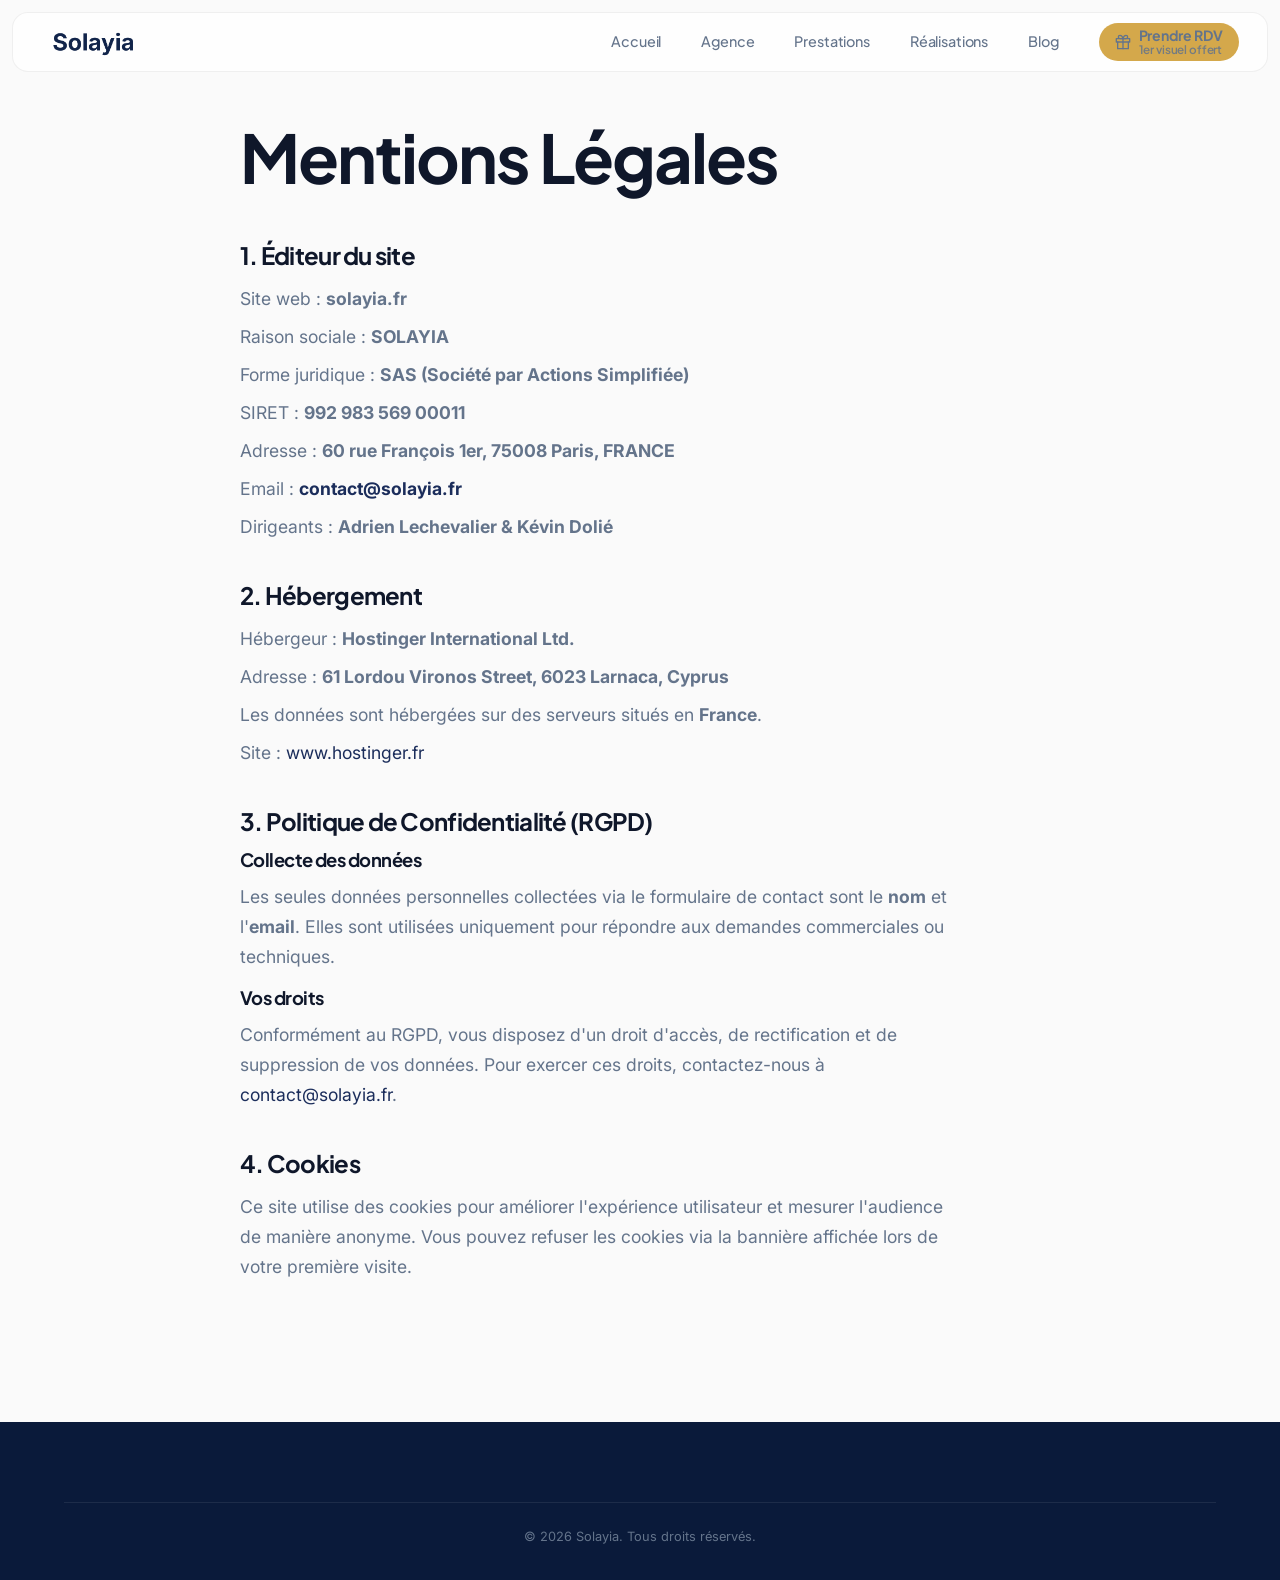
<file: legal.html>
<!DOCTYPE html>
<html lang="fr">
<head>
    <meta charset="UTF-8">
    <meta name="viewport" content="width=device-width, initial-scale=1.0">
    <title>Mentions Légales - Solayia</title>
    <meta name="description" content="Mentions légales et politique de confidentialité du site Solayia, agence digitale partenaire des TPE/PME.">
    <meta name="robots" content="noindex">
    <link rel="icon" type="image/x-icon" href="favicon.ico">
    <link rel="apple-touch-icon" href="apple-touch-icon.png">
    <link rel="preconnect" href="https://fonts.googleapis.com">
    <link rel="preconnect" href="https://fonts.gstatic.com" crossorigin>
    <link href="https://fonts.googleapis.com/css2?family=Plus+Jakarta+Sans:wght@400;500;600;700;800&family=Inter:wght@400;500;600;700&display=swap" rel="stylesheet">
    <link rel="stylesheet" href="style.css">
</head>
<body>

    <nav class="navbar" role="navigation" aria-label="Menu principal">
        <a href="index.html" class="logo"><img src="assets/logo-solayia-2.png" alt="Solayia" class="logo-dark"><img src="assets/logo-solayia-5.png" alt="Solayia" class="logo-light"></a>
        <div class="burger" aria-label="Menu"><div class="line1"></div><div class="line2"></div><div class="line3"></div></div>
        <ul class="nav-links">
            <li><a href="index.html">Accueil</a></li>
            <li><a href="agence.html">Agence</a></li>
            <li><a href="prestations.html">Prestations</a></li>
            <li><a href="realisations.html">Réalisations</a></li>
            <li><a href="blog.html">Blog</a></li>
            <li><a href="https://calendar.app.google/M3RFtpdJPuUSrRJf7" target="_blank" rel="noopener noreferrer" class="btn btn-accent"><svg viewBox="0 0 24 24" fill="none" stroke="currentColor" stroke-width="2.5" stroke-linecap="round" stroke-linejoin="round" style="width:16px;height:16px;"><polyline points="20 12 20 22 4 22 4 12"></polyline><rect x="2" y="7" width="20" height="5"></rect><line x1="12" y1="22" x2="12" y2="7"></line><path d="M12 7H7.5a2.5 2.5 0 0 1 0-5C11 2 12 7 12 7z"></path><path d="M12 7h4.5a2.5 2.5 0 0 0 0-5C13 2 12 7 12 7z"></path></svg> <span style="display:flex;flex-direction:column;line-height:1.15;padding:2px 0;"><strong style="font-size:0.88rem;">Prendre RDV</strong><span style="font-size:0.73rem;opacity:0.85;font-weight:600;">1er visuel offert</span></span></a></li>
        </ul>
    </nav>

    <main>
        <section style="padding-top: 120px;">
            <div class="container" style="max-width: 800px;">
                <h1 class="reveal">Mentions Légales</h1>

                <div class="reveal" style="margin-top: 48px;">
                    <h2 style="font-size: 1.5rem;">1. Éditeur du site</h2>
                    <div style="margin-top: 16px; margin-bottom: 40px;">
                        <p style="margin-bottom: 8px;">Site web : <strong>solayia.fr</strong></p>
                        <p style="margin-bottom: 8px;">Raison sociale : <strong>SOLAYIA</strong></p>
                        <p style="margin-bottom: 8px;">Forme juridique : <strong>SAS (Société par Actions Simplifiée)</strong></p>
                        <p style="margin-bottom: 8px;">SIRET : <strong>992 983 569 00011</strong></p>
                        <p style="margin-bottom: 8px;">Adresse : <strong>60 rue François 1er, 75008 Paris, FRANCE</strong></p>
                        <p style="margin-bottom: 8px;">Email : <strong><a href="mailto:contact@solayia.fr" style="color: var(--primary);">contact@solayia.fr</a></strong></p>
                        <p>Dirigeants : <strong>Adrien Lechevalier & Kévin Dolié</strong></p>
                    </div>

                    <h2 style="font-size: 1.5rem;">2. Hébergement</h2>
                    <div style="margin-top: 16px; margin-bottom: 40px;">
                        <p style="margin-bottom: 8px;">Hébergeur : <strong>Hostinger International Ltd.</strong></p>
                        <p style="margin-bottom: 8px;">Adresse : <strong>61 Lordou Vironos Street, 6023 Larnaca, Cyprus</strong></p>
                        <p style="margin-bottom: 8px;">Les données sont hébergées sur des serveurs situés en <strong>France</strong>.</p>
                        <p>Site : <a href="https://www.hostinger.fr" target="_blank" rel="noopener noreferrer" style="color: var(--primary);">www.hostinger.fr</a></p>
                    </div>

                    <h2 style="font-size: 1.5rem;" id="confidentialite">3. Politique de Confidentialité (RGPD)</h2>
                    <div style="margin-top: 16px; margin-bottom: 40px;">
                        <h3 style="font-size: 1.15rem; margin-bottom: 12px;">Collecte des données</h3>
                        <p style="margin-bottom: 16px;">Les seules données personnelles collectées via le formulaire de contact sont le <strong>nom</strong> et l'<strong>email</strong>. Elles sont utilisées uniquement pour répondre aux demandes commerciales ou techniques.</p>

                        <h3 style="font-size: 1.15rem; margin-bottom: 12px;">Vos droits</h3>
                        <p>Conformément au RGPD, vous disposez d'un droit d'accès, de rectification et de suppression de vos données. Pour exercer ces droits, contactez-nous à <a href="mailto:contact@solayia.fr" style="color: var(--primary);">contact@solayia.fr</a>.</p>
                    </div>

                    <h2 style="font-size: 1.5rem;">4. Cookies</h2>
                    <div style="margin-top: 16px; margin-bottom: 40px;">
                        <p>Ce site utilise des cookies pour améliorer l'expérience utilisateur et mesurer l'audience de manière anonyme. Vous pouvez refuser les cookies via la bannière affichée lors de votre première visite.</p>
                    </div>
                </div>
            </div>
        </section>
    </main>

    <footer>
        <div class="container">
            <div class="footer-bottom" style="text-align: center;">
                &copy; 2026 Solayia. Tous droits réservés.
            </div>
        </div>
    </footer>

    <script src="script.js"></script>
</body>
</html>
</file>
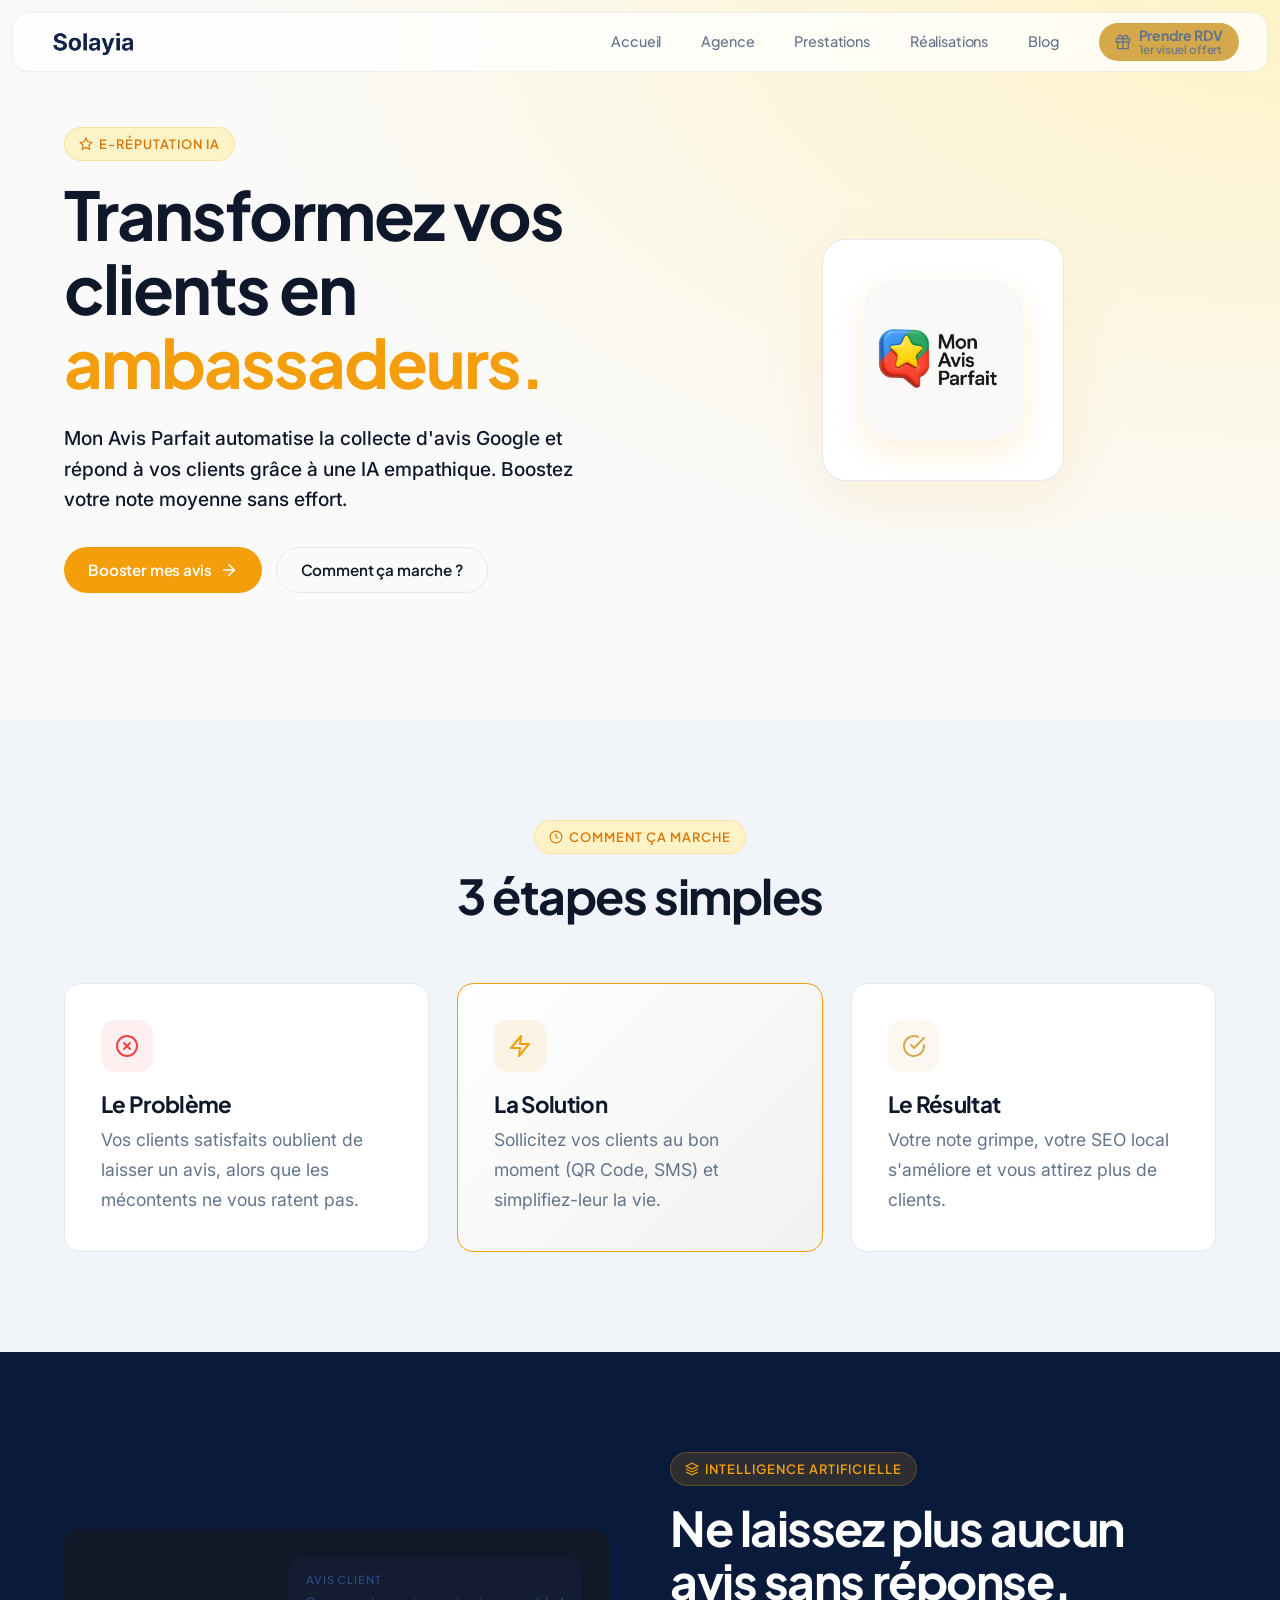
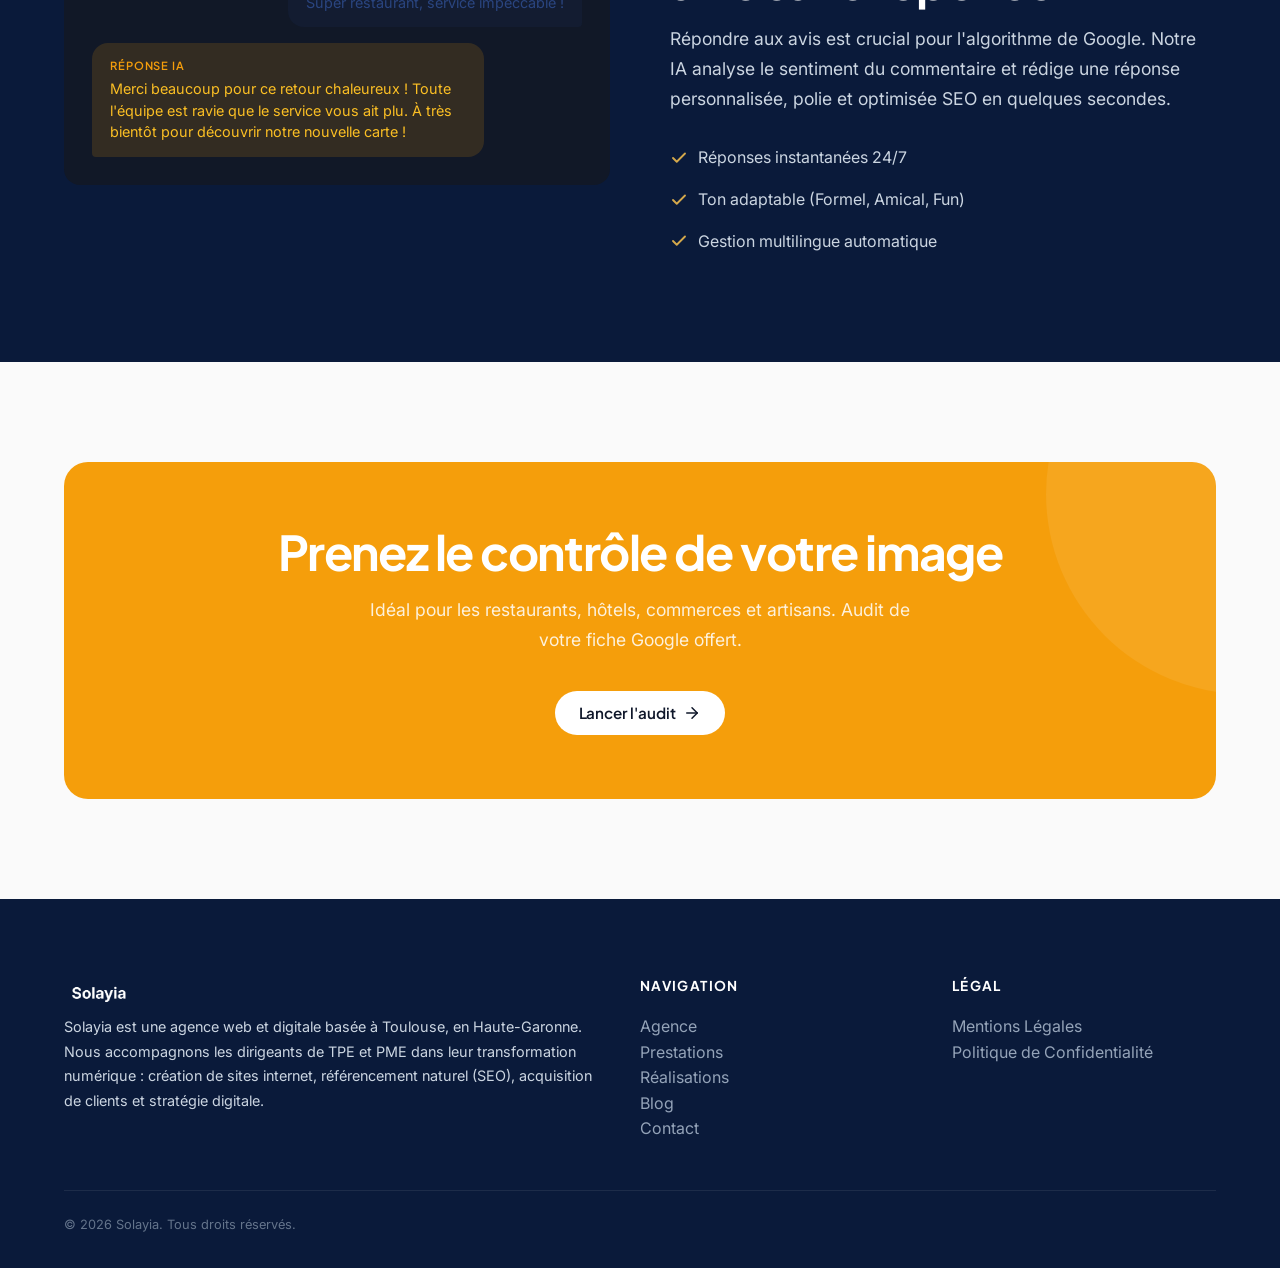
<file: mon-avis-parfait.html>
<!DOCTYPE html>
<html lang="fr">
<head>
    <meta charset="UTF-8">
    <meta name="viewport" content="width=device-width, initial-scale=1.0">
    <title>Mon Avis Parfait - E-Réputation & Avis Google | Solayia</title>
    <meta name="description" content="Mon Avis Parfait : La solution pour booster vos avis Google. Collecte automatisée, QR Codes et réponses par Intelligence Artificielle.">
    <link rel="preconnect" href="https://fonts.googleapis.com">
    <link rel="preconnect" href="https://fonts.gstatic.com" crossorigin>
    <link href="https://fonts.googleapis.com/css2?family=Plus+Jakarta+Sans:wght@400;500;600;700;800&family=Inter:wght@400;500;600;700&display=swap" rel="stylesheet">
    <link rel="stylesheet" href="style.css">
    <style>
        .amber-tag {
            background: var(--amber-light);
            color: #D97706;
            border-color: rgba(245,158,11,0.2);
        }
        .amber-tag svg { stroke: #D97706; }
        .chat-mockup {
            background: var(--bg-dark-alt);
            border-radius: var(--radius);
            padding: 28px;
            display: flex;
            flex-direction: column;
            gap: 16px;
        }
        .chat-bubble {
            max-width: 80%;
            padding: 14px 18px;
            border-radius: 16px;
            font-size: 0.9rem;
            line-height: 1.5;
        }
        .chat-user {
            background: rgba(27,45,91,0.2);
            color: var(--primary-light);
            align-self: flex-end;
            border-bottom-right-radius: 4px;
        }
        .chat-ai {
            background: rgba(245,158,11,0.15);
            color: #FBBF24;
            align-self: flex-start;
            border-bottom-left-radius: 4px;
        }
        .chat-label {
            font-family: var(--font-heading);
            font-size: 0.7rem;
            font-weight: 600;
            text-transform: uppercase;
            letter-spacing: 0.08em;
            margin-bottom: 4px;
        }
        .chat-user .chat-label { color: var(--primary-light); }
        .chat-ai .chat-label { color: var(--amber); }
    </style>
</head>
<body>

    <nav class="navbar" role="navigation" aria-label="Menu principal">
        <a href="index.html" class="logo"><img src="assets/logo-solayia-2.png" alt="Solayia" class="logo-dark"><img src="assets/logo-solayia-5.png" alt="Solayia" class="logo-light"></a>
        <div class="burger" aria-label="Menu"><div class="line1"></div><div class="line2"></div><div class="line3"></div></div>
        <ul class="nav-links">
            <li><a href="index.html">Accueil</a></li>
            <li><a href="agence.html">Agence</a></li>
            <li><a href="prestations.html">Prestations</a></li>
            <li><a href="realisations.html">Réalisations</a></li>
            <li><a href="blog.html">Blog</a></li>
            <li><a href="https://calendar.app.google/M3RFtpdJPuUSrRJf7" target="_blank" rel="noopener noreferrer" class="btn btn-accent"><svg viewBox="0 0 24 24" fill="none" stroke="currentColor" stroke-width="2.5" stroke-linecap="round" stroke-linejoin="round" style="width:16px;height:16px;"><polyline points="20 12 20 22 4 22 4 12"></polyline><rect x="2" y="7" width="20" height="5"></rect><line x1="12" y1="22" x2="12" y2="7"></line><path d="M12 7H7.5a2.5 2.5 0 0 1 0-5C11 2 12 7 12 7z"></path><path d="M12 7h4.5a2.5 2.5 0 0 0 0-5C13 2 12 7 12 7z"></path></svg> <span style="display:flex;flex-direction:column;line-height:1.15;padding:2px 0;"><strong style="font-size:0.88rem;">Prendre RDV</strong><span style="font-size:0.73rem;opacity:0.85;font-weight:600;">1er visuel offert</span></span></a></li>
        </ul>
    </nav>

    <main>
        <!-- HERO -->
        <section style="min-height: 80vh; display: flex; align-items: center; padding-top: 100px; background: radial-gradient(ellipse at top right, var(--amber-light) 0%, var(--bg-body) 60%);">
            <div class="container grid-2">
                <div class="reveal-left">
                    <span class="tag amber-tag">
                        <svg viewBox="0 0 24 24"><polygon points="12 2 15.09 8.26 22 9.27 17 14.14 18.18 21.02 12 17.77 5.82 21.02 7 14.14 2 9.27 8.91 8.26 12 2"></polygon></svg>
                        E-Réputation IA
                    </span>
                    <h1>Transformez vos clients en <span style="color: var(--amber);">ambassadeurs.</span></h1>
                    <p class="lead" style="margin-bottom: 32px;">
                        Mon Avis Parfait automatise la collecte d'avis Google et répond à vos clients grâce à une IA empathique. Boostez votre note moyenne sans effort.
                    </p>
                    <div style="display: flex; gap: 14px; flex-wrap: wrap;">
                        <a href="contact.html" class="btn btn-amber">
                            Booster mes avis
                            <svg viewBox="0 0 24 24"><line x1="5" y1="12" x2="19" y2="12"></line><polyline points="12 5 19 12 12 19"></polyline></svg>
                        </a>
                        <a href="#fonctionnement" class="btn btn-outline">Comment ça marche ?</a>
                    </div>
                </div>
                <div class="reveal-right" style="display: flex; justify-content: center;">
                    <div style="background: white; border: 1px solid var(--border); border-radius: 24px; padding: 40px; box-shadow: 0 20px 60px rgba(245,158,11,0.1);">
                        <img src="assets/logo-avis.jpg" alt="Logo Mon Avis Parfait" style="width: 160px; height: 160px; border-radius: 32px; object-fit: cover; box-shadow: 0 12px 30px rgba(245,158,11,0.15);">
                    </div>
                </div>
            </div>
        </section>

        <!-- FONCTIONNEMENT -->
        <section id="fonctionnement" style="background: var(--bg-alt);">
            <div class="container">
                <div class="text-center" style="margin-bottom: 60px;">
                    <span class="tag amber-tag reveal">
                        <svg viewBox="0 0 24 24"><circle cx="12" cy="12" r="10"></circle><polyline points="12 6 12 12 16 14"></polyline></svg>
                        Comment ça marche
                    </span>
                    <h2 class="reveal">3 étapes simples</h2>
                </div>

                <div class="grid-3">
                    <div class="card reveal">
                        <div class="card-icon" style="background: rgba(239,68,68,0.08);">
                            <svg viewBox="0 0 24 24" style="stroke: #EF4444;"><circle cx="12" cy="12" r="10"></circle><line x1="15" y1="9" x2="9" y2="15"></line><line x1="9" y1="9" x2="15" y2="15"></line></svg>
                        </div>
                        <h3>Le Problème</h3>
                        <p>Vos clients satisfaits oublient de laisser un avis, alors que les mécontents ne vous ratent pas.</p>
                    </div>

                    <div class="card reveal" style="border-color: var(--amber); background: linear-gradient(135deg, #FFF 0%, rgba(245,158,11,0.04) 100%);">
                        <div class="card-icon" style="background: rgba(245,158,11,0.1);">
                            <svg viewBox="0 0 24 24" style="stroke: var(--amber);"><polygon points="13 2 3 14 12 14 11 22 21 10 12 10 13 2"></polygon></svg>
                        </div>
                        <h3>La Solution</h3>
                        <p>Sollicitez vos clients au bon moment (QR Code, SMS) et simplifiez-leur la vie.</p>
                    </div>

                    <div class="card reveal">
                        <div class="card-icon" style="background: rgba(212,168,75,0.08);">
                            <svg viewBox="0 0 24 24" style="stroke: var(--accent);"><path d="M22 11.08V12a10 10 0 1 1-5.93-9.14"></path><polyline points="22 4 12 14.01 9 11.01"></polyline></svg>
                        </div>
                        <h3>Le Résultat</h3>
                        <p>Votre note grimpe, votre SEO local s'améliore et vous attirez plus de clients.</p>
                    </div>
                </div>
            </div>
        </section>

        <!-- IA SECTION -->
        <section class="dark-section">
            <div class="container grid-2">
                <div class="reveal-left">
                    <div class="chat-mockup">
                        <div class="chat-bubble chat-user">
                            <div class="chat-label">Avis client</div>
                            Super restaurant, service impeccable !
                        </div>
                        <div class="chat-bubble chat-ai">
                            <div class="chat-label">Réponse IA</div>
                            Merci beaucoup pour ce retour chaleureux ! Toute l'équipe est ravie que le service vous ait plu. À très bientôt pour découvrir notre nouvelle carte !
                        </div>
                    </div>
                </div>
                <div class="reveal-right">
                    <span class="tag" style="background: rgba(245,158,11,0.15); color: var(--amber); border-color: rgba(245,158,11,0.25);">
                        <svg viewBox="0 0 24 24" style="stroke: var(--amber);"><path d="M12 2L2 7l10 5 10-5-10-5z"></path><path d="M2 17l10 5 10-5"></path><path d="M2 12l10 5 10-5"></path></svg>
                        Intelligence Artificielle
                    </span>
                    <h2 style="color: white;">Ne laissez plus aucun avis sans réponse.</h2>
                    <p style="margin-bottom: 24px;">Répondre aux avis est crucial pour l'algorithme de Google. Notre IA analyse le sentiment du commentaire et rédige une réponse personnalisée, polie et optimisée SEO en quelques secondes.</p>
                    <ul>
                        <li style="display:flex; align-items:center; gap:10px; padding:8px 0; color: var(--text-light);">
                            <svg width="18" height="18" viewBox="0 0 24 24" fill="none" stroke="var(--accent)" stroke-width="2.5" stroke-linecap="round" stroke-linejoin="round"><polyline points="20 6 9 17 4 12"></polyline></svg>
                            Réponses instantanées 24/7
                        </li>
                        <li style="display:flex; align-items:center; gap:10px; padding:8px 0; color: var(--text-light);">
                            <svg width="18" height="18" viewBox="0 0 24 24" fill="none" stroke="var(--accent)" stroke-width="2.5" stroke-linecap="round" stroke-linejoin="round"><polyline points="20 6 9 17 4 12"></polyline></svg>
                            Ton adaptable (Formel, Amical, Fun)
                        </li>
                        <li style="display:flex; align-items:center; gap:10px; padding:8px 0; color: var(--text-light);">
                            <svg width="18" height="18" viewBox="0 0 24 24" fill="none" stroke="var(--accent)" stroke-width="2.5" stroke-linecap="round" stroke-linejoin="round"><polyline points="20 6 9 17 4 12"></polyline></svg>
                            Gestion multilingue automatique
                        </li>
                    </ul>
                </div>
            </div>
        </section>

        <!-- CTA -->
        <section>
            <div class="container">
                <div class="cta-block reveal" style="background: var(--amber);">
                    <h2>Prenez le contrôle de votre image</h2>
                    <p>Idéal pour les restaurants, hôtels, commerces et artisans. Audit de votre fiche Google offert.</p>
                    <a href="contact.html" class="btn btn-white">
                        Lancer l'audit
                        <svg viewBox="0 0 24 24"><line x1="5" y1="12" x2="19" y2="12"></line><polyline points="12 5 19 12 12 19"></polyline></svg>
                    </a>
                </div>
            </div>
        </section>
    </main>

    <footer>
        <div class="container">
            <div class="footer-grid">
                <div>
                    <h3><img src="assets/logo-solayia-5.png" alt="Solayia - Agence digitale Toulouse" style="height: 28px; width: auto;"></h3>
                    <p style="font-size: 0.9rem; margin-top: 8px;">Solayia est une agence web et digitale basée à Toulouse, en Haute-Garonne. Nous accompagnons les dirigeants de TPE et PME dans leur transformation numérique : création de sites internet, référencement naturel (SEO), acquisition de clients et stratégie digitale.</p>
                </div>
                <div>
                    <h4>Navigation</h4>
                    <ul>
                        <li><a href="agence.html">Agence</a></li>
                        <li><a href="prestations.html">Prestations</a></li>
                        <li><a href="realisations.html">Réalisations</a></li>
                        <li><a href="blog.html">Blog</a></li>
                        <li><a href="contact.html">Contact</a></li>
                    </ul>
                </div>
                <div>
                    <h4>Légal</h4>
                    <ul>
                        <li><a href="legal.html">Mentions Légales</a></li>
                        <li><a href="legal.html#confidentialite">Politique de Confidentialité</a></li>
                    </ul>
                </div>
            </div>
            <div class="footer-bottom">&copy; 2026 Solayia. Tous droits réservés.</div>
        </div>
    </footer>

    <script src="script.js"></script>
</body>
</html>
</file>
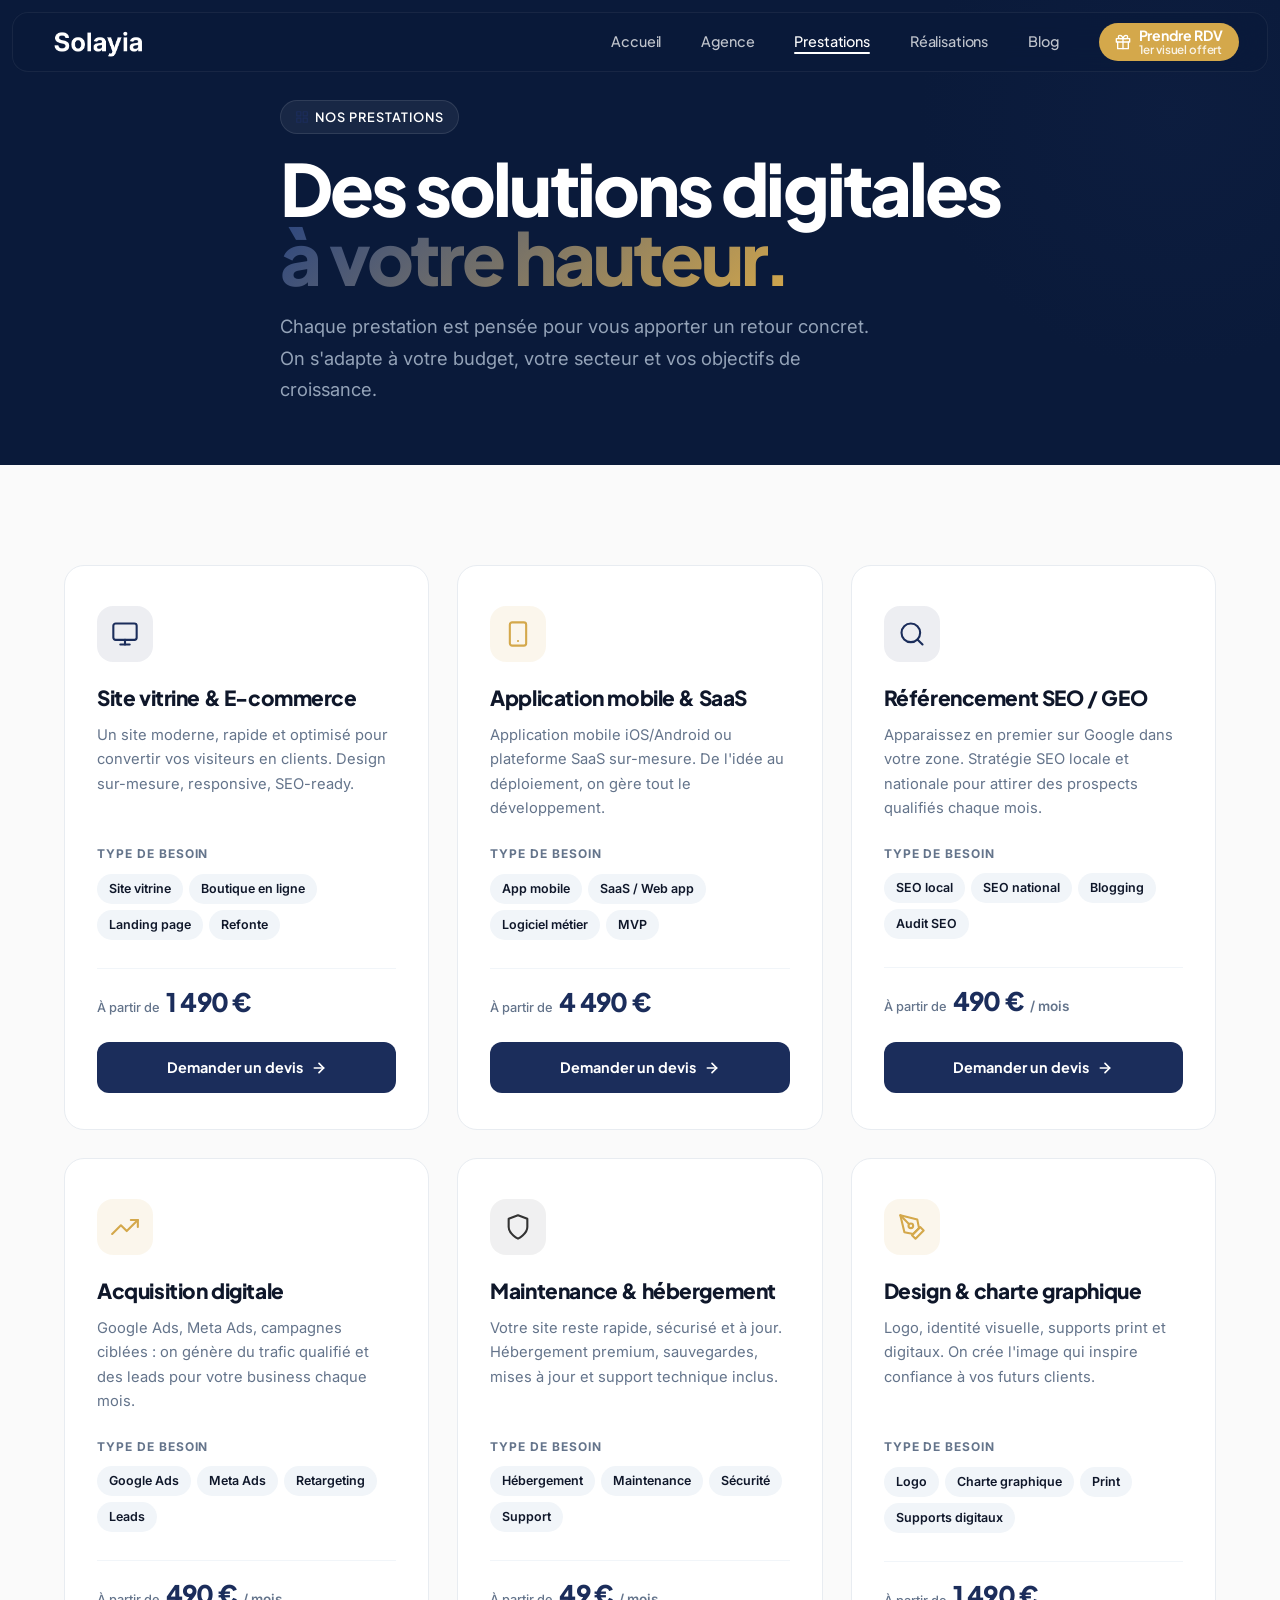
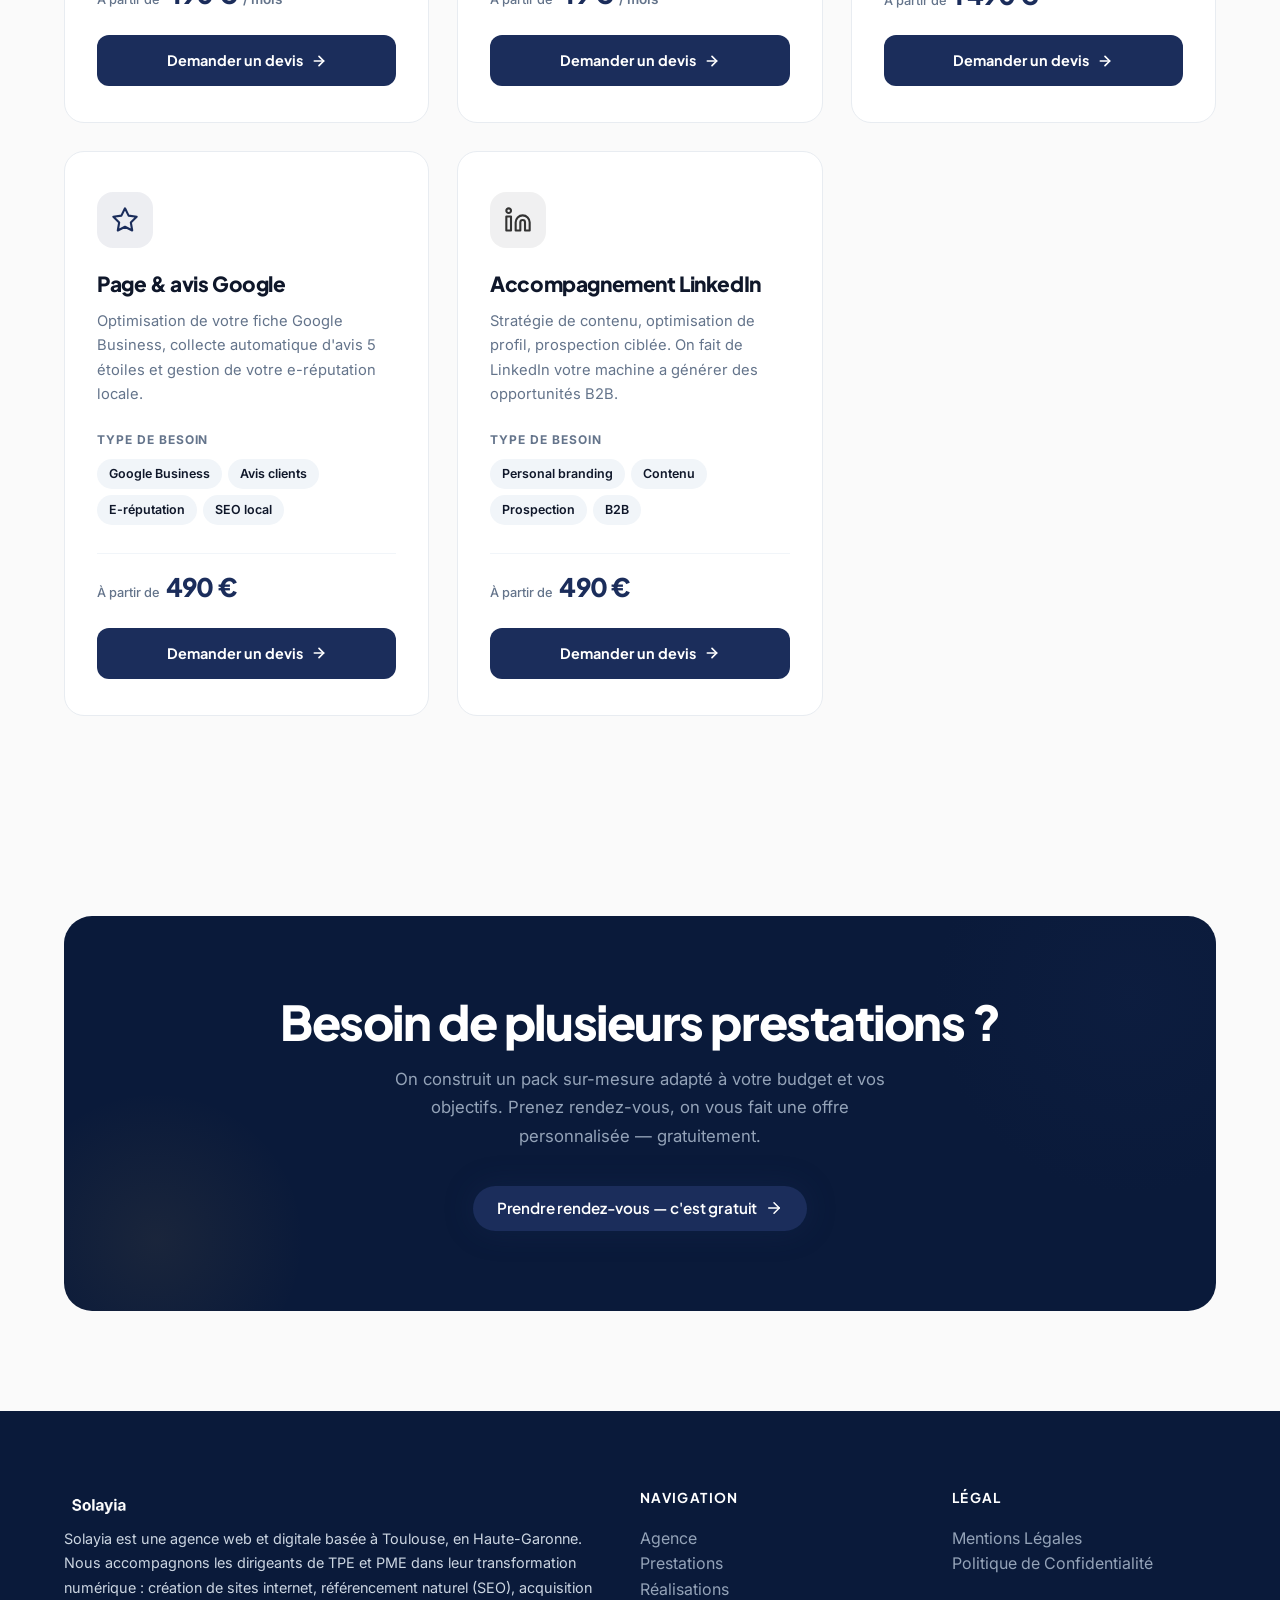
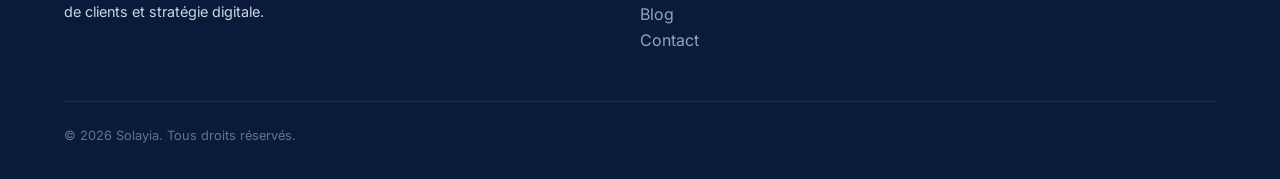
<file: prestations.html>
<!DOCTYPE html>
<html lang="fr">
<head>
    <meta charset="UTF-8">
    <meta name="viewport" content="width=device-width, initial-scale=1.0">
    <title>Prestations Solayia | Site vitrine, E-commerce, SEO & Acquisition digitale</title>
    <meta name="description" content="Solayia aide les dirigeants TPE/PME a acquerir des clients grace au digital : site vitrine, e-commerce, SEO, acquisition digitale, maintenance et design.">
    <meta name="robots" content="index, follow">
    <link rel="canonical" href="https://solayia.github.io/solayia/prestations.html">
    <link rel="icon" type="image/x-icon" href="favicon.ico">
    <link rel="apple-touch-icon" href="apple-touch-icon.png">
    <meta property="og:type" content="website">
    <meta property="og:title" content="Prestations Solayia | Site vitrine, E-commerce, SEO & Acquisition">
    <meta property="og:description" content="On crée votre présence digitale pour que le client vienne à vous. Site vitrine, e-commerce, SEO, acquisition digitale.">
    <meta property="og:url" content="https://solayia.github.io/solayia/prestations.html">
    <meta property="og:image" content="https://solayia.github.io/solayia/assets/og-solayia.png">
    <meta property="og:locale" content="fr_FR">
    <meta name="twitter:card" content="summary_large_image">
    <meta name="twitter:title" content="Prestations Solayia | Votre partenaire digital">
    <meta name="twitter:description" content="Site vitrine, e-commerce, SEO, acquisition digitale. Le client vient à toi.">
    <meta name="twitter:image" content="https://solayia.github.io/solayia/assets/og-solayia.png">
    <link rel="preconnect" href="https://fonts.googleapis.com">
    <link rel="preconnect" href="https://fonts.gstatic.com" crossorigin>
    <link href="https://fonts.googleapis.com/css2?family=Plus+Jakarta+Sans:wght@400;500;600;700;800&family=Inter:wght@400;500;600;700&display=swap" rel="stylesheet">
    <link rel="alternate" hreflang="fr" href="https://solayia.github.io/solayia/prestations.html">
    <script type="application/ld+json">
    {
      "@context": "https://schema.org",
      "@type": "ItemList",
      "name": "Prestations Solayia",
      "description": "Prestations digitales pour TPE/PME : site web, SEO, acquisition, design",
      "url": "https://solayia.github.io/solayia/prestations.html",
      "numberOfItems": 8,
      "itemListElement": [
        {"@type": "Service", "name": "Site vitrine & E-commerce", "description": "Site moderne et optimisé pour convertir", "offers": {"@type": "Offer", "price": "1490", "priceCurrency": "EUR"}},
        {"@type": "Service", "name": "Application mobile & SaaS", "description": "Application iOS/Android ou plateforme SaaS sur-mesure", "offers": {"@type": "Offer", "price": "4490", "priceCurrency": "EUR"}},
        {"@type": "Service", "name": "Référencement SEO / GEO", "description": "Apparaissez en premier sur Google", "offers": {"@type": "Offer", "price": "490", "priceCurrency": "EUR"}},
        {"@type": "Service", "name": "Acquisition digitale", "description": "Générez des leads qualifiés chaque mois", "offers": {"@type": "Offer", "price": "490", "priceCurrency": "EUR"}},
        {"@type": "Service", "name": "Maintenance & hébergement", "description": "Site rapide, sécurisé et à jour", "offers": {"@type": "Offer", "price": "49", "priceCurrency": "EUR"}},
        {"@type": "Service", "name": "Design & charte graphique", "description": "Logo et identité visuelle", "offers": {"@type": "Offer", "price": "1490", "priceCurrency": "EUR"}},
        {"@type": "Service", "name": "Page & avis Google", "description": "Boostez votre e-réputation locale", "offers": {"@type": "Offer", "price": "490", "priceCurrency": "EUR"}},
        {"@type": "Service", "name": "Accompagnement LinkedIn", "description": "Générez des opportunités B2B", "offers": {"@type": "Offer", "price": "490", "priceCurrency": "EUR"}}
      ]
    }
    </script>
    <link rel="stylesheet" href="style.css">
    <style>
        /* ===== HERO ===== */
        .prest-hero {
            min-height: 50vh;
            display: flex;
            align-items: flex-end;
            padding-top: 100px;
            padding-bottom: 60px;
            background: var(--bg-dark);
            position: relative;
            overflow: hidden;
        }
        .prest-hero::before {
            content: '';
            position: absolute;
            top: -40%;
            right: -15%;
            width: 600px;
            height: 600px;
            background: radial-gradient(ellipse, rgba(27,45,91,0.15) 0%, transparent 60%);
            border-radius: 50%;
        }
        .prest-hero .container { position: relative; z-index: 2; }
        .prest-hero h1 {
            font-family: 'Plus Jakarta Sans', var(--font-heading);
            font-weight: 900;
            font-size: clamp(2.8rem, 6vw, 4.5rem);
            color: #FFF;
            line-height: 0.95;
            letter-spacing: -0.04em;
            margin-bottom: 20px;
        }
        .prest-hero h1 .gradient-text {
            background: linear-gradient(135deg, var(--primary-light), var(--accent));
            -webkit-background-clip: text;
            -webkit-text-fill-color: transparent;
            background-clip: text;
        }
        .prest-hero p { color: #94A3B8; font-size: 1.15rem; max-width: 600px; }
        .prest-hero .tag {
            background: rgba(255,255,255,0.06);
            color: #FFF;
            border-color: rgba(255,255,255,0.1);
            margin-bottom: 20px;
        }

        /* ===== CARDS GRID ===== */
        .prest-section {
            padding: 100px 5%;
            background: #FAFAFA;
        }
        .prest-grid {
            display: grid;
            grid-template-columns: repeat(auto-fill, minmax(320px, 1fr));
            gap: 28px;
            max-width: 1280px;
            margin: 0 auto;
        }

        /* ===== CARD ===== */
        .prest-card {
            background: #FFF;
            border: 1px solid #E8ECF1;
            border-radius: 20px;
            padding: 40px 32px 36px;
            display: flex;
            flex-direction: column;
            position: relative;
            overflow: hidden;
            transition: transform 0.35s cubic-bezier(0.16,1,0.3,1), box-shadow 0.35s ease, border-color 0.3s ease;
        }
        .prest-card:hover {
            transform: translateY(-6px);
            box-shadow: 0 20px 50px rgba(27,45,91,0.10);
            border-color: var(--primary-light);
        }
        .prest-card::before {
            content: '';
            position: absolute;
            top: 0;
            left: 0;
            right: 0;
            height: 4px;
            background: linear-gradient(135deg, var(--primary), var(--accent));
            opacity: 0;
            transition: opacity 0.3s ease;
        }
        .prest-card:hover::before { opacity: 1; }

        /* Card icon */
        .prest-card-icon {
            width: 56px;
            height: 56px;
            border-radius: 16px;
            display: flex;
            align-items: center;
            justify-content: center;
            margin-bottom: 24px;
            flex-shrink: 0;
        }
        .prest-card-icon svg {
            width: 28px;
            height: 28px;
            fill: none;
            stroke-width: 1.8;
            stroke-linecap: round;
            stroke-linejoin: round;
        }
        .prest-card-icon.indigo { background: rgba(27,45,91,0.08); }
        .prest-card-icon.indigo svg { stroke: var(--primary); }
        .prest-card-icon.gold { background: rgba(212,168,75,0.1); }
        .prest-card-icon.gold svg { stroke: var(--accent); }
        .prest-card-icon.dark { background: rgba(11,15,26,0.06); }
        .prest-card-icon.dark svg { stroke: #333; }

        /* Card content */
        .prest-card h3 {
            font-family: 'Plus Jakarta Sans', var(--font-heading);
            font-weight: 800;
            font-size: 1.3rem;
            letter-spacing: -0.02em;
            color: var(--text-main);
            margin-bottom: 12px;
            line-height: 1.2;
        }
        .prest-card .prest-desc {
            color: var(--text-muted);
            font-size: 0.92rem;
            line-height: 1.65;
            margin-bottom: 24px;
            flex: 1;
        }

        /* Types de besoins */
        .prest-needs {
            margin-bottom: 28px;
        }
        .prest-needs-title {
            font-size: 0.75rem;
            font-weight: 700;
            text-transform: uppercase;
            letter-spacing: 0.08em;
            color: var(--text-muted);
            margin-bottom: 10px;
        }
        .prest-needs ul {
            list-style: none;
            padding: 0;
            margin: 0;
            display: flex;
            flex-wrap: wrap;
            gap: 6px;
        }
        .prest-needs li {
            background: #F1F5F9;
            color: var(--text-main);
            font-size: 0.78rem;
            font-weight: 600;
            padding: 5px 12px;
            border-radius: 100px;
            white-space: nowrap;
        }

        /* Price */
        .prest-price {
            display: flex;
            align-items: baseline;
            gap: 6px;
            margin-bottom: 24px;
            padding-top: 20px;
            border-top: 1px solid #F1F5F9;
        }
        .prest-price-label {
            font-size: 0.8rem;
            color: var(--text-muted);
            font-weight: 500;
        }
        .prest-price-value {
            font-family: 'Plus Jakarta Sans', var(--font-heading);
            font-weight: 900;
            font-size: 1.6rem;
            color: var(--primary);
            letter-spacing: -0.03em;
            line-height: 1;
        }
        .prest-price-suffix {
            font-size: 0.85rem;
            color: var(--text-muted);
            font-weight: 600;
        }

        /* CTA button */
        .prest-card .btn-devis {
            display: inline-flex;
            align-items: center;
            justify-content: center;
            gap: 8px;
            width: 100%;
            padding: 14px 24px;
            background: var(--primary);
            color: #FFF;
            font-family: 'Plus Jakarta Sans', var(--font-heading);
            font-weight: 700;
            font-size: 0.9rem;
            border-radius: 12px;
            text-decoration: none;
            transition: background 0.2s ease, transform 0.2s ease;
        }
        .prest-card .btn-devis:hover {
            background: var(--primary-light);
            transform: translateY(-1px);
        }
        .prest-card .btn-devis svg {
            width: 16px;
            height: 16px;
            fill: none;
            stroke: currentColor;
            stroke-width: 2.5;
            stroke-linecap: round;
            stroke-linejoin: round;
        }

        /* ===== PACK CTA ===== */
        .prest-pack {
            padding: 100px 5%;
            background: #FAFAFA;
        }
        .prest-pack-box {
            max-width: 1200px;
            margin: 0 auto;
            text-align: center;
            position: relative;
            background: var(--bg-dark);
            border-radius: 28px;
            padding: 80px 60px;
            overflow: hidden;
        }
        .prest-pack-box h2 {
            font-family: 'Plus Jakarta Sans', var(--font-heading);
            font-weight: 900;
            font-size: clamp(2rem, 4vw, 3rem);
            color: #FFF;
            position: relative;
            z-index: 2;
            margin-bottom: 16px;
        }
        .prest-pack-box p {
            color: #94A3B8;
            max-width: 520px;
            margin: 0 auto 36px;
            position: relative;
            z-index: 2;
            font-size: 1.05rem;
            line-height: 1.7;
        }
        .prest-pack-box .btn { position: relative; z-index: 2; }

        /* ===== RESPONSIVE ===== */
        @media (max-width: 720px) {
            .prest-grid { grid-template-columns: 1fr; }
            .prest-section { padding: 60px 5%; }
            .prest-pack { padding: 60px 5%; }
            .prest-pack-box { padding: 48px 24px; border-radius: 16px; }
        }
    </style>
</head>
<body>

    <nav class="navbar navbar-dark" role="navigation" aria-label="Menu principal">
        <a href="index.html" class="logo"><img src="assets/logo-solayia-2.png" alt="Solayia" class="logo-dark"><img src="assets/logo-solayia-5.png" alt="Solayia" class="logo-light"></a>
        <div class="burger" aria-label="Menu"><div class="line1"></div><div class="line2"></div><div class="line3"></div></div>
        <ul class="nav-links">
            <li><a href="index.html">Accueil</a></li>
            <li><a href="agence.html">Agence</a></li>
            <li><a href="prestations.html" class="active" aria-current="page">Prestations</a></li>
            <li><a href="realisations.html">Réalisations</a></li>
            <li><a href="blog.html">Blog</a></li>
            <li><a href="https://calendar.app.google/M3RFtpdJPuUSrRJf7" target="_blank" rel="noopener noreferrer" class="btn btn-accent"><svg viewBox="0 0 24 24" fill="none" stroke="currentColor" stroke-width="2.5" stroke-linecap="round" stroke-linejoin="round" style="width:16px;height:16px;"><polyline points="20 12 20 22 4 22 4 12"></polyline><rect x="2" y="7" width="20" height="5"></rect><line x1="12" y1="22" x2="12" y2="7"></line><path d="M12 7H7.5a2.5 2.5 0 0 1 0-5C11 2 12 7 12 7z"></path><path d="M12 7h4.5a2.5 2.5 0 0 0 0-5C13 2 12 7 12 7z"></path></svg> <span style="display:flex;flex-direction:column;line-height:1.15;padding:2px 0;"><strong style="font-size:0.88rem;">Prendre RDV</strong><span style="font-size:0.73rem;opacity:0.85;font-weight:600;">1er visuel offert</span></span></a></li>
        </ul>
    </nav>

    <main>
        <!-- HERO -->
        <section class="prest-hero">
            <div class="container">
                <span class="tag reveal">
                    <svg viewBox="0 0 24 24" fill="none" stroke="currentColor" stroke-width="2" stroke-linecap="round" stroke-linejoin="round"><rect x="3" y="3" width="7" height="7"></rect><rect x="14" y="3" width="7" height="7"></rect><rect x="14" y="14" width="7" height="7"></rect><rect x="3" y="14" width="7" height="7"></rect></svg>
                    Nos Prestations
                </span>
                <h1 class="reveal">Des solutions digitales<br><span class="gradient-text">à votre hauteur.</span></h1>
                <p class="reveal">Chaque prestation est pensée pour vous apporter un retour concret. On s'adapte à votre budget, votre secteur et vos objectifs de croissance.</p>
            </div>
        </section>

        <!-- CARDS GRID -->
        <section class="prest-section">
            <div class="prest-grid">

                <!-- CARD 1 : Site vitrine & E-commerce -->
                <div class="prest-card reveal">
                    <div class="prest-card-icon indigo">
                        <svg viewBox="0 0 24 24"><rect x="2" y="3" width="20" height="14" rx="2" ry="2"></rect><line x1="8" y1="21" x2="16" y2="21"></line><line x1="12" y1="17" x2="12" y2="21"></line></svg>
                    </div>
                    <h3>Site vitrine & E-commerce</h3>
                    <p class="prest-desc">Un site moderne, rapide et optimisé pour convertir vos visiteurs en clients. Design sur-mesure, responsive, SEO-ready.</p>
                    <div class="prest-needs">
                        <div class="prest-needs-title">Type de besoin</div>
                        <ul>
                            <li>Site vitrine</li>
                            <li>Boutique en ligne</li>
                            <li>Landing page</li>
                            <li>Refonte</li>
                        </ul>
                    </div>
                    <div class="prest-price">
                        <span class="prest-price-label">À partir de</span>
                        <span class="prest-price-value">1 490 &euro;</span>
                    </div>
                    <a href="https://calendar.app.google/M3RFtpdJPuUSrRJf7" target="_blank" rel="noopener noreferrer" class="btn-devis">
                        Demander un devis
                        <svg viewBox="0 0 24 24"><line x1="5" y1="12" x2="19" y2="12"></line><polyline points="12 5 19 12 12 19"></polyline></svg>
                    </a>
                </div>

                <!-- CARD 2 : Application mobile & SaaS -->
                <div class="prest-card reveal">
                    <div class="prest-card-icon gold">
                        <svg viewBox="0 0 24 24"><rect x="5" y="2" width="14" height="20" rx="2" ry="2"></rect><line x1="12" y1="18" x2="12.01" y2="18"></line></svg>
                    </div>
                    <h3>Application mobile & SaaS</h3>
                    <p class="prest-desc">Application mobile iOS/Android ou plateforme SaaS sur-mesure. De l'idée au déploiement, on gère tout le développement.</p>
                    <div class="prest-needs">
                        <div class="prest-needs-title">Type de besoin</div>
                        <ul>
                            <li>App mobile</li>
                            <li>SaaS / Web app</li>
                            <li>Logiciel métier</li>
                            <li>MVP</li>
                        </ul>
                    </div>
                    <div class="prest-price">
                        <span class="prest-price-label">À partir de</span>
                        <span class="prest-price-value">4 490 &euro;</span>
                    </div>
                    <a href="https://calendar.app.google/M3RFtpdJPuUSrRJf7" target="_blank" rel="noopener noreferrer" class="btn-devis">
                        Demander un devis
                        <svg viewBox="0 0 24 24"><line x1="5" y1="12" x2="19" y2="12"></line><polyline points="12 5 19 12 12 19"></polyline></svg>
                    </a>
                </div>

                <!-- CARD 3 : Référencement SEO / GEO -->
                <div class="prest-card reveal">
                    <div class="prest-card-icon indigo">
                        <svg viewBox="0 0 24 24"><circle cx="11" cy="11" r="8"></circle><line x1="21" y1="21" x2="16.65" y2="16.65"></line></svg>
                    </div>
                    <h3>Référencement SEO / GEO</h3>
                    <p class="prest-desc">Apparaissez en premier sur Google dans votre zone. Stratégie SEO locale et nationale pour attirer des prospects qualifiés chaque mois.</p>
                    <div class="prest-needs">
                        <div class="prest-needs-title">Type de besoin</div>
                        <ul>
                            <li>SEO local</li>
                            <li>SEO national</li>
                            <li>Blogging</li>
                            <li>Audit SEO</li>
                        </ul>
                    </div>
                    <div class="prest-price">
                        <span class="prest-price-label">À partir de</span>
                        <span class="prest-price-value">490 &euro;</span>
                        <span class="prest-price-suffix">/ mois</span>
                    </div>
                    <a href="https://calendar.app.google/M3RFtpdJPuUSrRJf7" target="_blank" rel="noopener noreferrer" class="btn-devis">
                        Demander un devis
                        <svg viewBox="0 0 24 24"><line x1="5" y1="12" x2="19" y2="12"></line><polyline points="12 5 19 12 12 19"></polyline></svg>
                    </a>
                </div>

                <!-- CARD 4 : Acquisition digitale -->
                <div class="prest-card reveal">
                    <div class="prest-card-icon gold">
                        <svg viewBox="0 0 24 24"><polyline points="23 6 13.5 15.5 8.5 10.5 1 18"></polyline><polyline points="17 6 23 6 23 12"></polyline></svg>
                    </div>
                    <h3>Acquisition digitale</h3>
                    <p class="prest-desc">Google Ads, Meta Ads, campagnes ciblées : on génère du trafic qualifié et des leads pour votre business chaque mois.</p>
                    <div class="prest-needs">
                        <div class="prest-needs-title">Type de besoin</div>
                        <ul>
                            <li>Google Ads</li>
                            <li>Meta Ads</li>
                            <li>Retargeting</li>
                            <li>Leads</li>
                        </ul>
                    </div>
                    <div class="prest-price">
                        <span class="prest-price-label">À partir de</span>
                        <span class="prest-price-value">490 &euro;</span>
                        <span class="prest-price-suffix">/ mois</span>
                    </div>
                    <a href="https://calendar.app.google/M3RFtpdJPuUSrRJf7" target="_blank" rel="noopener noreferrer" class="btn-devis">
                        Demander un devis
                        <svg viewBox="0 0 24 24"><line x1="5" y1="12" x2="19" y2="12"></line><polyline points="12 5 19 12 12 19"></polyline></svg>
                    </a>
                </div>

                <!-- CARD 5 : Maintenance & hébergement -->
                <div class="prest-card reveal">
                    <div class="prest-card-icon dark">
                        <svg viewBox="0 0 24 24"><path d="M12 22s8-4 8-10V5l-8-3-8 3v7c0 6 8 10 8 10z"></path></svg>
                    </div>
                    <h3>Maintenance & hébergement</h3>
                    <p class="prest-desc">Votre site reste rapide, sécurisé et à jour. Hébergement premium, sauvegardes, mises à jour et support technique inclus.</p>
                    <div class="prest-needs">
                        <div class="prest-needs-title">Type de besoin</div>
                        <ul>
                            <li>Hébergement</li>
                            <li>Maintenance</li>
                            <li>Sécurité</li>
                            <li>Support</li>
                        </ul>
                    </div>
                    <div class="prest-price">
                        <span class="prest-price-label">À partir de</span>
                        <span class="prest-price-value">49 &euro;</span>
                        <span class="prest-price-suffix">/ mois</span>
                    </div>
                    <a href="https://calendar.app.google/M3RFtpdJPuUSrRJf7" target="_blank" rel="noopener noreferrer" class="btn-devis">
                        Demander un devis
                        <svg viewBox="0 0 24 24"><line x1="5" y1="12" x2="19" y2="12"></line><polyline points="12 5 19 12 12 19"></polyline></svg>
                    </a>
                </div>

                <!-- CARD 6 : Design & charte graphique -->
                <div class="prest-card reveal">
                    <div class="prest-card-icon gold">
                        <svg viewBox="0 0 24 24"><path d="M12 19l7-7 3 3-7 7-3-3z"></path><path d="M18 13l-1.5-7.5L2 2l3.5 14.5L13 18l5-5z"></path><path d="M2 2l7.586 7.586"></path><circle cx="11" cy="11" r="2"></circle></svg>
                    </div>
                    <h3>Design & charte graphique</h3>
                    <p class="prest-desc">Logo, identité visuelle, supports print et digitaux. On crée l'image qui inspire confiance à vos futurs clients.</p>
                    <div class="prest-needs">
                        <div class="prest-needs-title">Type de besoin</div>
                        <ul>
                            <li>Logo</li>
                            <li>Charte graphique</li>
                            <li>Print</li>
                            <li>Supports digitaux</li>
                        </ul>
                    </div>
                    <div class="prest-price">
                        <span class="prest-price-label">À partir de</span>
                        <span class="prest-price-value">1 490 &euro;</span>
                    </div>
                    <a href="https://calendar.app.google/M3RFtpdJPuUSrRJf7" target="_blank" rel="noopener noreferrer" class="btn-devis">
                        Demander un devis
                        <svg viewBox="0 0 24 24"><line x1="5" y1="12" x2="19" y2="12"></line><polyline points="12 5 19 12 12 19"></polyline></svg>
                    </a>
                </div>

                <!-- CARD 7 : Page & avis Google -->
                <div class="prest-card reveal">
                    <div class="prest-card-icon indigo">
                        <svg viewBox="0 0 24 24"><polygon points="12 2 15.09 8.26 22 9.27 17 14.14 18.18 21.02 12 17.77 5.82 21.02 7 14.14 2 9.27 8.91 8.26 12 2"></polygon></svg>
                    </div>
                    <h3>Page & avis Google</h3>
                    <p class="prest-desc">Optimisation de votre fiche Google Business, collecte automatique d'avis 5 étoiles et gestion de votre e-réputation locale.</p>
                    <div class="prest-needs">
                        <div class="prest-needs-title">Type de besoin</div>
                        <ul>
                            <li>Google Business</li>
                            <li>Avis clients</li>
                            <li>E-réputation</li>
                            <li>SEO local</li>
                        </ul>
                    </div>
                    <div class="prest-price">
                        <span class="prest-price-label">À partir de</span>
                        <span class="prest-price-value">490 &euro;</span>
                    </div>
                    <a href="https://calendar.app.google/M3RFtpdJPuUSrRJf7" target="_blank" rel="noopener noreferrer" class="btn-devis">
                        Demander un devis
                        <svg viewBox="0 0 24 24"><line x1="5" y1="12" x2="19" y2="12"></line><polyline points="12 5 19 12 12 19"></polyline></svg>
                    </a>
                </div>

                <!-- CARD 8 : Accompagnement LinkedIn -->
                <div class="prest-card reveal">
                    <div class="prest-card-icon dark">
                        <svg viewBox="0 0 24 24"><path d="M16 8a6 6 0 0 1 6 6v7h-4v-7a2 2 0 0 0-2-2 2 2 0 0 0-2 2v7h-4v-7a6 6 0 0 1 6-6z"></path><rect x="2" y="9" width="4" height="12"></rect><circle cx="4" cy="4" r="2"></circle></svg>
                    </div>
                    <h3>Accompagnement LinkedIn</h3>
                    <p class="prest-desc">Stratégie de contenu, optimisation de profil, prospection ciblée. On fait de LinkedIn votre machine a générer des opportunités B2B.</p>
                    <div class="prest-needs">
                        <div class="prest-needs-title">Type de besoin</div>
                        <ul>
                            <li>Personal branding</li>
                            <li>Contenu</li>
                            <li>Prospection</li>
                            <li>B2B</li>
                        </ul>
                    </div>
                    <div class="prest-price">
                        <span class="prest-price-label">À partir de</span>
                        <span class="prest-price-value">490 &euro;</span>
                    </div>
                    <a href="https://calendar.app.google/M3RFtpdJPuUSrRJf7" target="_blank" rel="noopener noreferrer" class="btn-devis">
                        Demander un devis
                        <svg viewBox="0 0 24 24"><line x1="5" y1="12" x2="19" y2="12"></line><polyline points="12 5 19 12 12 19"></polyline></svg>
                    </a>
                </div>

            </div>
        </section>

        <!-- PACK CTA -->
        <section class="prest-pack">
            <div class="prest-pack-box reveal" style="position:relative;overflow:hidden;">
                <div style="position:absolute;top:-30%;right:-10%;width:400px;height:400px;background:radial-gradient(circle,rgba(27,45,91,0.15) 0%,transparent 70%);border-radius:50%;"></div>
                <div style="position:absolute;bottom:-20%;left:-5%;width:300px;height:300px;background:radial-gradient(circle,rgba(212,168,75,0.08) 0%,transparent 70%);border-radius:50%;"></div>
                <h2>Besoin de plusieurs prestations ?</h2>
                <p>On construit un pack sur-mesure adapté à votre budget et vos objectifs. Prenez rendez-vous, on vous fait une offre personnalisée — gratuitement.</p>
                <a href="https://calendar.app.google/M3RFtpdJPuUSrRJf7" target="_blank" rel="noopener noreferrer" class="btn btn-primary" style="box-shadow: 0 0 30px rgba(27,45,91,0.3);">
                    Prendre rendez-vous — c'est gratuit
                    <svg viewBox="0 0 24 24" fill="none" stroke="currentColor" stroke-width="2.5" stroke-linecap="round" stroke-linejoin="round"><line x1="5" y1="12" x2="19" y2="12"></line><polyline points="12 5 19 12 12 19"></polyline></svg>
                </a>
            </div>
        </section>
    </main>

    <footer>
        <div class="container">
            <div class="footer-grid">
                <div>
                    <h3><img src="assets/logo-solayia-5.png" alt="Solayia - Agence digitale Toulouse" style="height: 28px; width: auto;"></h3>
                    <p style="font-size: 0.9rem; margin-top: 8px;">Solayia est une agence web et digitale basée à Toulouse, en Haute-Garonne. Nous accompagnons les dirigeants de TPE et PME dans leur transformation numérique : création de sites internet, référencement naturel (SEO), acquisition de clients et stratégie digitale.</p>
                </div>
                <div>
                    <h4>Navigation</h4>
                    <ul>
                        <li><a href="agence.html">Agence</a></li>
                        <li><a href="prestations.html">Prestations</a></li>
                        <li><a href="realisations.html">Réalisations</a></li>
                        <li><a href="blog.html">Blog</a></li>
                        <li><a href="contact.html">Contact</a></li>
                    </ul>
                </div>
                <div>
                    <h4>Légal</h4>
                    <ul>
                        <li><a href="legal.html">Mentions Légales</a></li>
                        <li><a href="legal.html#confidentialite">Politique de Confidentialité</a></li>
                    </ul>
                </div>
            </div>
            <div class="footer-bottom">&copy; 2026 Solayia. Tous droits réservés.</div>
        </div>
    </footer>

    <script src="script.js"></script>
    <script>
        const navEl = document.querySelector('.navbar');
        const heroEl = document.querySelector('.prest-hero');
        window.addEventListener('scroll', () => {
            const heroBottom = heroEl ? heroEl.offsetTop + heroEl.offsetHeight - 100 : window.innerHeight - 100;
            if (window.scrollY > heroBottom) {
                navEl.classList.remove('navbar-dark');
                navEl.classList.add('navbar-light');
            } else {
                navEl.classList.remove('navbar-light');
                navEl.classList.add('navbar-dark');
            }
        }, { passive: true });
    </script>
</body>
</html>
</file>
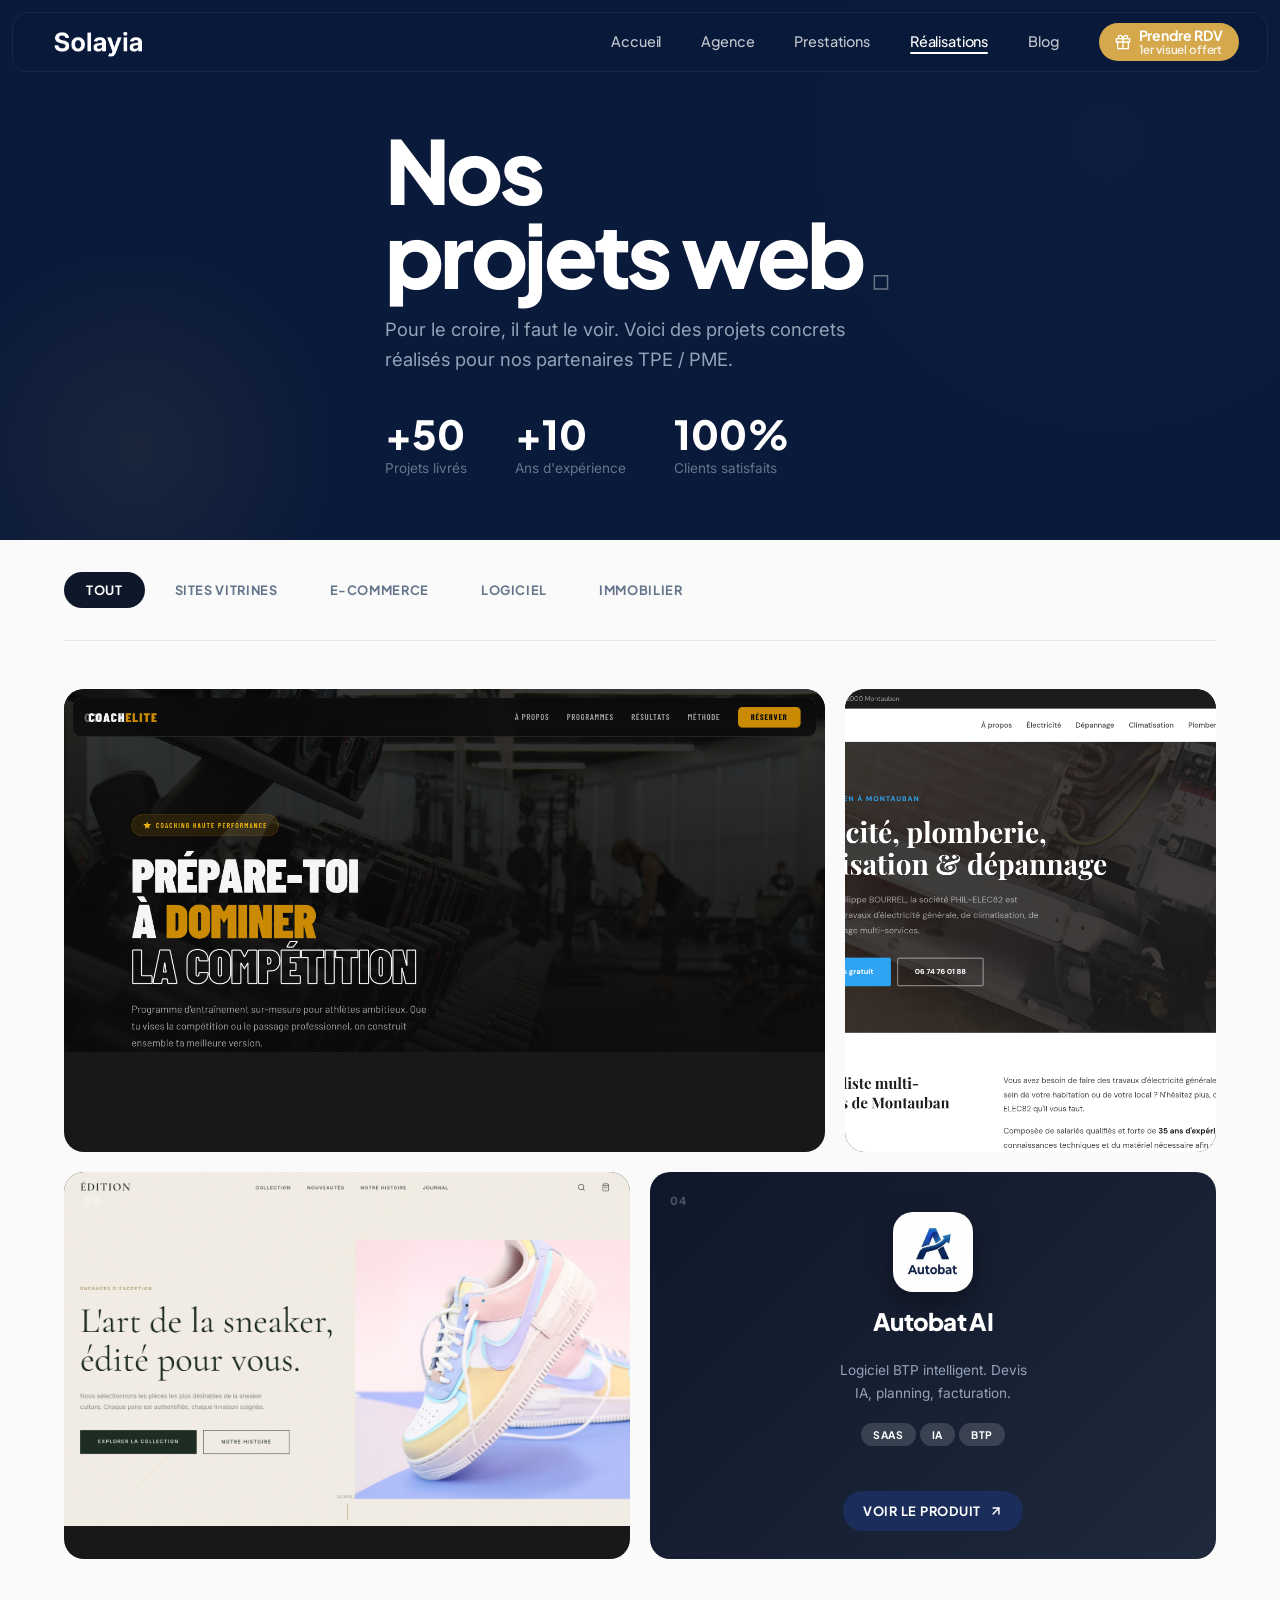
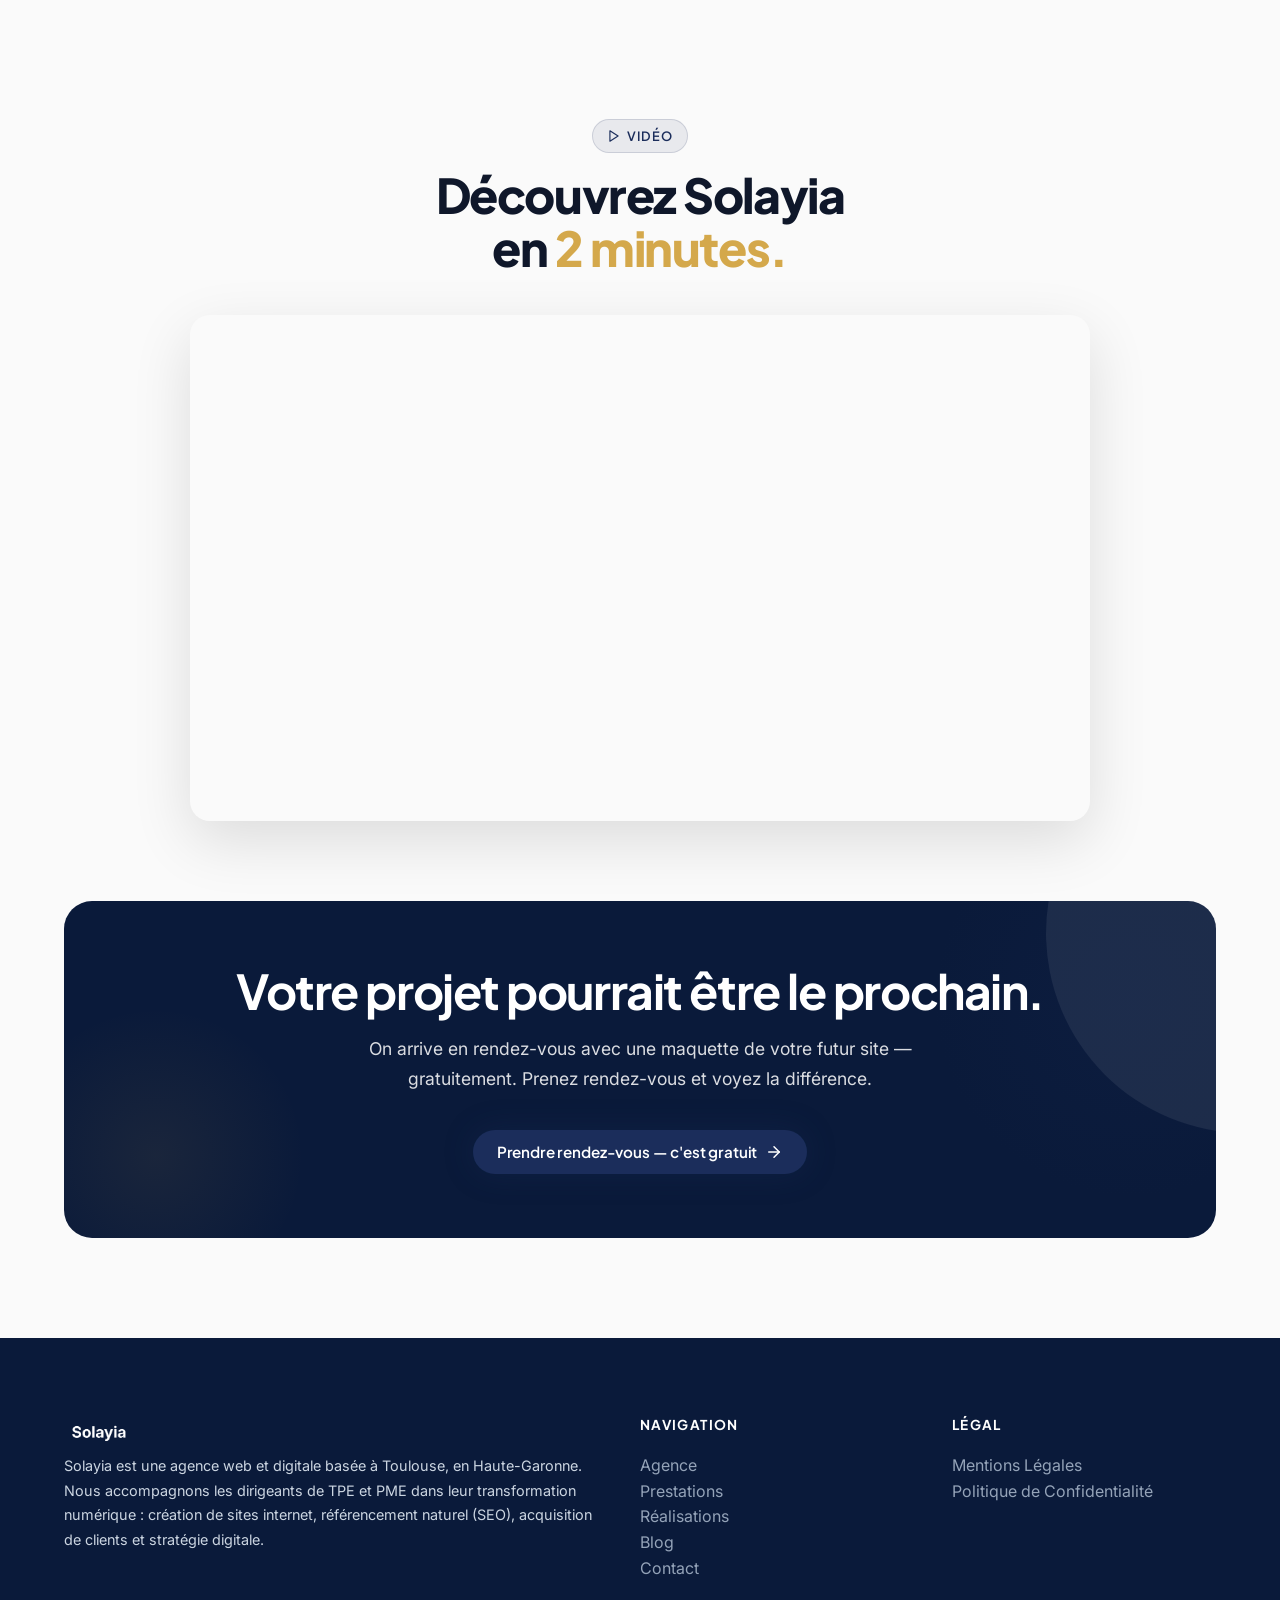
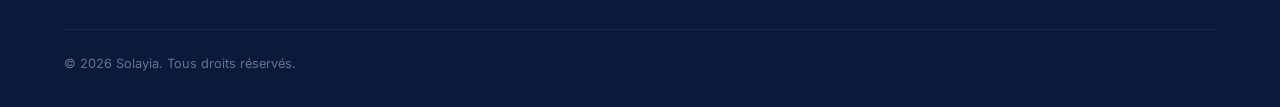
<file: realisations.html>
<!DOCTYPE html>
<html lang="fr">
<head>
    <meta charset="UTF-8">
    <meta name="viewport" content="width=device-width, initial-scale=1.0">
    <title>Réalisations Solayia | Sites web & projets digitaux pour TPE/PME</title>
    <meta name="description" content="Découvrez les projets réalisés par Solayia pour ses clients TPE/PME : sites vitrines, e-commerce, logiciels métiers. Pour le croire, il faut le voir.">
    <meta name="robots" content="index, follow">
    <link rel="canonical" href="https://solayia.github.io/solayia/realisations.html">
    <link rel="icon" type="image/x-icon" href="favicon.ico">
    <link rel="apple-touch-icon" href="apple-touch-icon.png">
    <meta property="og:type" content="website">
    <meta property="og:title" content="Réalisations Solayia | Nos projets digitaux">
    <meta property="og:description" content="Sites vitrines, e-commerce, logiciels métiers : découvrez nos projets concrets pour les TPE/PME.">
    <meta property="og:url" content="https://solayia.github.io/solayia/realisations.html">
    <meta property="og:image" content="https://solayia.github.io/solayia/assets/og-solayia.png">
    <meta property="og:locale" content="fr_FR">
    <meta name="twitter:card" content="summary_large_image">
    <meta name="twitter:title" content="Réalisations Solayia">
    <meta name="twitter:description" content="Pour le croire, il faut le voir. Nos projets digitaux pour les TPE/PME.">
    <meta name="twitter:image" content="https://solayia.github.io/solayia/assets/og-solayia.png">
    <link rel="preconnect" href="https://fonts.googleapis.com">
    <link rel="preconnect" href="https://fonts.gstatic.com" crossorigin>
    <link href="https://fonts.googleapis.com/css2?family=Plus+Jakarta+Sans:wght@400;500;600;700;800&family=Inter:wght@400;500;600;700&display=swap" rel="stylesheet">
    <link rel="alternate" hreflang="fr" href="https://solayia.github.io/solayia/realisations.html">
    <link rel="stylesheet" href="style.css">
    <style>
        /* ===== MOTION-DRIVEN PORTFOLIO ===== */

        .port-hero {
            min-height: 60vh;
            display: flex;
            align-items: flex-end;
            padding-top: 100px;
            padding-bottom: 60px;
            background: var(--bg-dark);
            position: relative;
            overflow: hidden;
        }
        .port-hero::before {
            content: '';
            position: absolute;
            top: -30%;
            right: -10%;
            width: 600px;
            height: 600px;
            background: radial-gradient(circle, rgba(27,45,91,0.12) 0%, transparent 70%);
            border-radius: 50%;
        }
        .port-hero::after {
            content: '';
            position: absolute;
            bottom: -20%;
            left: -5%;
            width: 400px;
            height: 400px;
            background: radial-gradient(circle, rgba(212,168,75,0.08) 0%, transparent 70%);
            border-radius: 50%;
        }
        .port-hero .container { position: relative; z-index: 2; }
        .port-hero h1 {
            font-family: 'Plus Jakarta Sans', var(--font-heading);
            font-weight: 900;
            font-size: clamp(3rem, 7vw, 5.5rem);
            color: #FFF;
            line-height: 0.95;
            letter-spacing: -0.04em;
            margin-bottom: 20px;
        }
        .port-hero h1 .outline-text {
            -webkit-text-stroke: 1.5px rgba(255,255,255,0.4);
            color: transparent;
        }
        .port-hero p {
            color: #94A3B8;
            font-size: 1.15rem;
            max-width: 500px;
            line-height: 1.6;
        }
        .port-count {
            display: flex;
            gap: 48px;
            margin-top: 40px;
        }
        .port-count-item {}
        .port-count-num {
            font-family: 'Plus Jakarta Sans', var(--font-heading);
            font-weight: 900;
            font-size: 2.5rem;
            color: #FFF;
            line-height: 1;
        }
        .port-count-label {
            font-size: 0.85rem;
            color: #64748B;
            margin-top: 4px;
        }

        /* Filters */
        .port-filters {
            display: flex;
            gap: 8px;
            flex-wrap: wrap;
            padding: 32px 0;
            border-bottom: 1px solid var(--border);
            margin-bottom: 48px;
            position: sticky;
            top: 72px;
            z-index: 50;
            background: var(--bg-body);
        }
        .filter-btn {
            font-family: 'Plus Jakarta Sans', var(--font-heading);
            font-size: 0.8rem;
            font-weight: 700;
            padding: 10px 22px;
            border-radius: var(--radius-full);
            border: none;
            background: transparent;
            color: var(--text-muted);
            cursor: pointer;
            transition: all 0.25s var(--ease);
            text-transform: uppercase;
            letter-spacing: 0.05em;
        }
        .filter-btn:hover { color: var(--text-main); background: var(--bg-alt); }
        .filter-btn.active {
            background: var(--text-main);
            color: white;
        }

        /* ===== MASONRY GRID ===== */
        .port-grid {
            display: grid;
            grid-template-columns: repeat(12, 1fr);
            gap: 20px;
        }

        /* Card sizes */
        .port-item.large { grid-column: span 8; }
        .port-item.small { grid-column: span 4; }
        .port-item.medium { grid-column: span 6; }

        /* Card */
        .port-item {
            position: relative;
            border-radius: 20px;
            overflow: hidden;
            cursor: pointer;
            background: #18181B;
        }
        .port-item a {
            display: block;
            position: relative;
            width: 100%;
            height: 100%;
        }

        /* Screenshot image */
        .port-img {
            width: 100%;
            aspect-ratio: 16/10;
            object-fit: cover;
            object-position: top center;
            display: block;
            transition: transform 0.6s var(--ease);
        }
        .port-item:hover .port-img {
            transform: scale(1.04);
        }
        .port-item.large .port-img { aspect-ratio: 21/10; }
        .port-item.small .port-img { aspect-ratio: 4/5; }

        /* Overlay info — appears on hover */
        .port-overlay {
            position: absolute;
            inset: 0;
            display: flex;
            flex-direction: column;
            justify-content: flex-end;
            padding: 32px;
            background: linear-gradient(0deg, rgba(0,0,0,0.7) 0%, rgba(0,0,0,0.25) 50%, transparent 100%);
            opacity: 0;
            transition: opacity 0.4s ease;
        }
        .port-item:hover .port-overlay { opacity: 1; }

        .port-overlay .port-tags {
            display: flex;
            gap: 6px;
            flex-wrap: wrap;
            margin-bottom: 12px;
        }
        .port-tag {
            font-family: 'Plus Jakarta Sans', var(--font-heading);
            font-size: 0.65rem;
            font-weight: 700;
            text-transform: uppercase;
            letter-spacing: 0.06em;
            padding: 5px 12px;
            border-radius: var(--radius-full);
            background: rgba(255,255,255,0.15);
            backdrop-filter: blur(8px);
            color: #FFF;
        }
        .port-overlay h3 {
            font-family: 'Plus Jakarta Sans', var(--font-heading);
            font-weight: 800;
            font-size: 1.6rem;
            color: #FFF;
            margin-bottom: 6px;
            transform: translateY(12px);
            transition: transform 0.4s var(--ease);
        }
        .port-item:hover .port-overlay h3 { transform: translateY(0); }

        .port-overlay p {
            font-size: 0.88rem;
            color: rgba(255,255,255,0.7);
            max-width: 400px;
            line-height: 1.5;
            transform: translateY(12px);
            transition: transform 0.4s var(--ease) 0.05s;
        }
        .port-item:hover .port-overlay p { transform: translateY(0); }

        .port-view-btn {
            display: inline-flex;
            align-items: center;
            gap: 8px;
            margin-top: 16px;
            font-family: 'Plus Jakarta Sans', var(--font-heading);
            font-weight: 700;
            font-size: 0.8rem;
            text-transform: uppercase;
            letter-spacing: 0.06em;
            color: #FFF;
            background: var(--primary);
            padding: 10px 20px;
            border-radius: var(--radius-full);
            width: fit-content;
            transform: translateY(12px);
            transition: transform 0.4s var(--ease) 0.1s, background 0.2s ease;
        }
        .port-item:hover .port-view-btn { transform: translateY(0); }
        .port-view-btn:hover { background: var(--primary-dark); }
        .port-view-btn svg {
            width: 14px;
            height: 14px;
            stroke: currentColor;
            fill: none;
            stroke-width: 2.5;
            stroke-linecap: round;
            stroke-linejoin: round;
        }

        /* ===== Number badge ===== */
        .port-number {
            position: absolute;
            top: 20px;
            left: 20px;
            z-index: 3;
            font-family: 'Plus Jakarta Sans', var(--font-heading);
            font-weight: 900;
            font-size: 0.7rem;
            color: rgba(255,255,255,0.4);
            letter-spacing: 0.1em;
            text-transform: uppercase;
        }

        /* ===== Autobat special card ===== */
        .port-item.autobat-card {
            background: linear-gradient(135deg, #0F172A 0%, #1E293B 100%);
            display: flex;
            align-items: center;
            justify-content: center;
        }
        .autobat-inner {
            display: flex;
            flex-direction: column;
            align-items: center;
            gap: 16px;
            padding: 40px;
            text-align: center;
            transition: transform 0.4s var(--ease);
        }
        .port-item.autobat-card:hover .autobat-inner { transform: scale(1.03); }
        .autobat-inner img {
            width: 80px;
            height: 80px;
            border-radius: 20px;
            box-shadow: 0 12px 30px rgba(0,0,0,0.4);
        }
        .autobat-inner h3 {
            font-family: 'Plus Jakarta Sans', var(--font-heading);
            font-weight: 800;
            font-size: 1.5rem;
            color: #FFF;
        }
        .autobat-inner p {
            font-size: 0.85rem;
            color: #94A3B8;
            max-width: 200px;
        }

        /* ===== SCROLL REVEAL for items ===== */
        .port-item {
            opacity: 0;
            transform: translateY(40px);
            transition: opacity 0.7s var(--ease), transform 0.7s var(--ease);
        }
        .port-item.visible {
            opacity: 1;
            transform: translateY(0);
        }
        .port-item:nth-child(2) { transition-delay: 0.1s; }
        .port-item:nth-child(3) { transition-delay: 0.15s; }
        .port-item:nth-child(4) { transition-delay: 0.1s; }
        .port-item:nth-child(5) { transition-delay: 0.15s; }
        .port-item:nth-child(6) { transition-delay: 0.2s; }

        @media (prefers-reduced-motion: reduce) {
            .port-item { opacity: 1; transform: none; transition: none; }
            .port-img { transition: none; }
            .port-overlay, .port-overlay h3, .port-overlay p, .port-view-btn { transition: none; }
        }

        /* ===== RESPONSIVE ===== */
        @media (max-width: 900px) {
            .port-grid { grid-template-columns: 1fr; }
            .port-item.large,
            .port-item.small,
            .port-item.medium { grid-column: span 1; }
            .port-item.small .port-img { aspect-ratio: 16/10; }
            .port-hero h1 { font-size: 2.8rem; }
            .port-count { gap: 32px; }
            .port-count-num { font-size: 2rem; }
            .port-overlay { opacity: 1; }
            .port-overlay h3,
            .port-overlay p,
            .port-view-btn { transform: translateY(0); }
            .port-filters { position: static; }
        }
    </style>
</head>
<body>

    <nav class="navbar navbar-dark" role="navigation" aria-label="Menu principal">
        <a href="index.html" class="logo"><img src="assets/logo-solayia-2.png" alt="Solayia" class="logo-dark"><img src="assets/logo-solayia-5.png" alt="Solayia" class="logo-light"></a>
        <div class="burger" aria-label="Menu"><div class="line1"></div><div class="line2"></div><div class="line3"></div></div>
        <ul class="nav-links">
            <li><a href="index.html">Accueil</a></li>
            <li><a href="agence.html">Agence</a></li>
            <li><a href="prestations.html">Prestations</a></li>
            <li><a href="realisations.html" class="active" aria-current="page">Réalisations</a></li>
            <li><a href="blog.html">Blog</a></li>
            <li><a href="https://calendar.app.google/M3RFtpdJPuUSrRJf7" target="_blank" rel="noopener noreferrer" class="btn btn-accent"><svg viewBox="0 0 24 24" fill="none" stroke="currentColor" stroke-width="2.5" stroke-linecap="round" stroke-linejoin="round" style="width:16px;height:16px;"><polyline points="20 12 20 22 4 22 4 12"></polyline><rect x="2" y="7" width="20" height="5"></rect><line x1="12" y1="22" x2="12" y2="7"></line><path d="M12 7H7.5a2.5 2.5 0 0 1 0-5C11 2 12 7 12 7z"></path><path d="M12 7h4.5a2.5 2.5 0 0 0 0-5C13 2 12 7 12 7z"></path></svg> <span style="display:flex;flex-direction:column;line-height:1.15;padding:2px 0;"><strong style="font-size:0.88rem;">Prendre RDV</strong><span style="font-size:0.73rem;opacity:0.85;font-weight:600;">1er visuel offert</span></span></a></li>
        </ul>
    </nav>

    <main>
        <!-- HERO -->
        <section class="port-hero">
            <div class="container">
                <div class="reveal">
                    <h1>Nos<br>projets web<span class="outline-text">.</span></h1>
                    <p>Pour le croire, il faut le voir. Voici des projets concrets réalisés pour nos partenaires TPE / PME.</p>
                    <div class="port-count">
                        <div class="port-count-item">
                            <div class="port-count-num" data-count="50" data-prefix="+">0</div>
                            <div class="port-count-label">Projets livrés</div>
                        </div>
                        <div class="port-count-item">
                            <div class="port-count-num" data-count="10" data-prefix="+">0</div>
                            <div class="port-count-label">Ans d'expérience</div>
                        </div>
                        <div class="port-count-item">
                            <div class="port-count-num" data-count="100" data-suffix="%">0</div>
                            <div class="port-count-label">Clients satisfaits</div>
                        </div>
                    </div>
                </div>
            </div>
        </section>

        <!-- FILTERS + GRID -->
        <section style="padding-top: 0;">
            <div class="container">
                <div class="port-filters">
                    <button class="filter-btn active" data-filter="all">Tout</button>
                    <button class="filter-btn" data-filter="site-vitrine">Sites Vitrines</button>
                    <button class="filter-btn" data-filter="e-commerce">E-commerce</button>
                    <button class="filter-btn" data-filter="logiciel">Logiciel</button>
                    <button class="filter-btn" data-filter="immobilier">Immobilier</button>
                </div>

                <div class="port-grid">

                    <!-- 01 — COACH ELITE (Large) -->
                    <div class="port-item large" data-category="site-vitrine">
                        <a href="https://solayia.github.io/coach-elite/" target="_blank" rel="noopener noreferrer">
                            <span class="port-number">01</span>
                            <img class="port-img" src="assets/screenshot-coach-elite.png" alt="Coach Elite" loading="eager">
                            <div class="port-overlay">
                                <div class="port-tags">
                                    <span class="port-tag">Dark Theme</span>
                                    <span class="port-tag">Animations</span>
                                    <span class="port-tag">Sport</span>
                                </div>
                                <h3>Coach Elite</h3>
                                <p>Landing page premium pour coach sportif haute performance. Design dark immersif et animations fluides.</p>
                                <span class="port-view-btn">
                                    Voir le projet
                                    <svg viewBox="0 0 24 24"><line x1="7" y1="17" x2="17" y2="7"></line><polyline points="7 7 17 7 17 17"></polyline></svg>
                                </span>
                            </div>
                        </a>
                    </div>

                    <!-- 02 — PHIL-ELEC82 (Small) -->
                    <div class="port-item small" data-category="site-vitrine">
                        <a href="https://solayia.github.io/phil-elec82/" target="_blank" rel="noopener noreferrer">
                            <span class="port-number">02</span>
                            <img class="port-img" src="assets/screenshot-phil-elec82.png" alt="Phil-Elec82" loading="lazy">
                            <div class="port-overlay">
                                <div class="port-tags">
                                    <span class="port-tag">Site Vitrine</span>
                                    <span class="port-tag">Artisan</span>
                                </div>
                                <h3>Phil-Elec82</h3>
                                <p>Landing page pour un électricien-plombier. Services, zone d'intervention et prise de contact.</p>
                                <span class="port-view-btn">
                                    Voir le projet
                                    <svg viewBox="0 0 24 24"><line x1="7" y1="17" x2="17" y2="7"></line><polyline points="7 7 17 7 17 17"></polyline></svg>
                                </span>
                            </div>
                        </a>
                    </div>

                    <!-- 03 — SNEAKERS SHOP (Medium) -->
                    <div class="port-item medium" data-category="e-commerce">
                        <a href="https://solayia.github.io/sneakers-shop/" target="_blank" rel="noopener noreferrer">
                            <span class="port-number">03</span>
                            <img class="port-img" src="assets/screenshot-sneakers-shop.png" alt="Sneakers Shop" loading="lazy">
                            <div class="port-overlay">
                                <div class="port-tags">
                                    <span class="port-tag">E-commerce</span>
                                    <span class="port-tag">Panier</span>
                                </div>
                                <h3>Sneakers Shop</h3>
                                <p>Boutique e-commerce de sneakers. Catalogue, panier et filtres par catégorie.</p>
                                <span class="port-view-btn">
                                    Voir le projet
                                    <svg viewBox="0 0 24 24"><line x1="7" y1="17" x2="17" y2="7"></line><polyline points="7 7 17 7 17 17"></polyline></svg>
                                </span>
                            </div>
                        </a>
                    </div>

                    <!-- 04 — AUTOBAT (Medium / Special) -->
                    <div class="port-item medium autobat-card" data-category="logiciel">
                        <a href="https://autobat.pro/" target="_blank" rel="noopener noreferrer">
                            <span class="port-number" style="color: rgba(255,255,255,0.25);">04</span>
                            <div class="autobat-inner">
                                <img src="assets/logo-autobat.jpg" alt="Autobat AI">
                                <h3>Autobat AI</h3>
                                <p>Logiciel BTP intelligent. Devis IA, planning, facturation.</p>
                                <div class="port-tags" style="justify-content: center;">
                                    <span class="port-tag">SaaS</span>
                                    <span class="port-tag">IA</span>
                                    <span class="port-tag">BTP</span>
                                </div>
                                <span class="port-view-btn">
                                    Voir le produit
                                    <svg viewBox="0 0 24 24"><line x1="7" y1="17" x2="17" y2="7"></line><polyline points="7 7 17 7 17 17"></polyline></svg>
                                </span>
                            </div>
                        </a>
                    </div>

                </div>
            </div>
        </section>

        <!-- ===== VIDEO YOUTUBE ===== -->
        <section style="padding: 60px 5% 80px; background: #FAFAFA;">
            <div class="container" style="max-width: 900px;">
                <div class="reveal" style="text-align: center; margin-bottom: 40px;">
                    <span class="tag">
                        <svg viewBox="0 0 24 24" fill="none" stroke="currentColor" stroke-width="2" stroke-linecap="round" stroke-linejoin="round"><polygon points="5 3 19 12 5 21 5 3"></polygon></svg>
                        Vidéo
                    </span>
                    <h2 style="font-family: var(--font-heading); font-weight: 800;">Découvrez Solayia<br>en <span style="color: var(--accent);">2 minutes.</span></h2>
                </div>
                <div class="reveal" style="position: relative; padding-bottom: 56.25%; height: 0; overflow: hidden; border-radius: 20px; box-shadow: 0 20px 60px rgba(0,0,0,0.12);">
                    <iframe src="https://www.youtube.com/embed/AgNcMPX9_qw" title="Présentation Solayia" frameborder="0" allow="accelerometer; autoplay; clipboard-write; encrypted-media; gyroscope; picture-in-picture; web-share" allowfullscreen style="position: absolute; top: 0; left: 0; width: 100%; height: 100%; border-radius: 20px;"></iframe>
                </div>
            </div>
        </section>

        <!-- CTA -->
        <section style="padding: 0 5% 100px; background: #FAFAFA;">
            <div class="container">
                <div class="cta-block reveal" style="background: var(--bg-dark); border-radius: 28px; position: relative; overflow: hidden;">
                    <div style="position:absolute;top:-30%;right:-10%;width:400px;height:400px;background:radial-gradient(circle,rgba(27,45,91,0.15) 0%,transparent 70%);border-radius:50%;"></div>
                    <div style="position:absolute;bottom:-20%;left:-5%;width:300px;height:300px;background:radial-gradient(circle,rgba(212,168,75,0.08) 0%,transparent 70%);border-radius:50%;"></div>
                    <h2 style="position:relative;z-index:2;">Votre projet pourrait être le prochain.</h2>
                    <p style="position:relative;z-index:2;">On arrive en rendez-vous avec une maquette de votre futur site — gratuitement. Prenez rendez-vous et voyez la différence.</p>
                    <a href="https://calendar.app.google/M3RFtpdJPuUSrRJf7" target="_blank" rel="noopener noreferrer" class="btn btn-primary" style="box-shadow: 0 0 30px rgba(27,45,91,0.3); position:relative;z-index:2;">
                        Prendre rendez-vous — c'est gratuit
                        <svg viewBox="0 0 24 24" fill="none" stroke="currentColor" stroke-width="2.5" stroke-linecap="round" stroke-linejoin="round"><line x1="5" y1="12" x2="19" y2="12"></line><polyline points="12 5 19 12 12 19"></polyline></svg>
                    </a>
                </div>
            </div>
        </section>
    </main>

    <footer>
        <div class="container">
            <div class="footer-grid">
                <div>
                    <h3><img src="assets/logo-solayia-5.png" alt="Solayia - Agence digitale Toulouse" style="height: 28px; width: auto;"></h3>
                    <p style="font-size: 0.9rem; margin-top: 8px;">Solayia est une agence web et digitale basée à Toulouse, en Haute-Garonne. Nous accompagnons les dirigeants de TPE et PME dans leur transformation numérique : création de sites internet, référencement naturel (SEO), acquisition de clients et stratégie digitale.</p>
                </div>
                <div>
                    <h4>Navigation</h4>
                    <ul>
                        <li><a href="agence.html">Agence</a></li>
                        <li><a href="prestations.html">Prestations</a></li>
                        <li><a href="realisations.html">Réalisations</a></li>
                        <li><a href="blog.html">Blog</a></li>
                        <li><a href="contact.html">Contact</a></li>
                    </ul>
                </div>
                <div>
                    <h4>Légal</h4>
                    <ul>
                        <li><a href="legal.html">Mentions Légales</a></li>
                        <li><a href="legal.html#confidentialite">Politique de Confidentialité</a></li>
                    </ul>
                </div>
            </div>
            <div class="footer-bottom">&copy; 2026 Solayia. Tous droits réservés.</div>
        </div>
    </footer>

    <script src="script.js"></script>
    <script>
        // ===== SCROLL REVEAL FOR PORTFOLIO ITEMS =====
        const portItems = document.querySelectorAll('.port-item');
        const portObserver = new IntersectionObserver((entries) => {
            entries.forEach(entry => {
                if (entry.isIntersecting) {
                    entry.target.classList.add('visible');
                    portObserver.unobserve(entry.target);
                }
            });
        }, { threshold: 0.1, rootMargin: '0px 0px -40px 0px' });
        portItems.forEach(item => portObserver.observe(item));

        // ===== PORTFOLIO FILTERS =====
        const filterBtns = document.querySelectorAll('.filter-btn');
        const cards = document.querySelectorAll('.port-item');

        filterBtns.forEach(btn => {
            btn.addEventListener('click', () => {
                filterBtns.forEach(b => b.classList.remove('active'));
                btn.classList.add('active');
                const filter = btn.dataset.filter;

                cards.forEach((card, i) => {
                    const match = filter === 'all' || card.dataset.category === filter;
                    card.style.transition = 'opacity 0.3s ease, transform 0.3s ease';

                    if (match) {
                        card.style.display = '';
                        requestAnimationFrame(() => {
                            card.style.opacity = '1';
                            card.style.transform = 'translateY(0)';
                        });
                    } else {
                        card.style.opacity = '0';
                        card.style.transform = 'translateY(20px)';
                        setTimeout(() => { card.style.display = 'none'; }, 300);
                    }
                });
            });
        });
    </script>
    <script>
        const navEl = document.querySelector('.navbar');
        const heroEl = document.querySelector('.port-hero');
        window.addEventListener('scroll', () => {
            const heroBottom = heroEl ? heroEl.offsetTop + heroEl.offsetHeight - 100 : window.innerHeight - 100;
            if (window.scrollY > heroBottom) {
                navEl.classList.remove('navbar-dark');
                navEl.classList.add('navbar-light');
            } else {
                navEl.classList.remove('navbar-light');
                navEl.classList.add('navbar-dark');
            }
        }, { passive: true });
    </script>
</body>
</html>
</file>
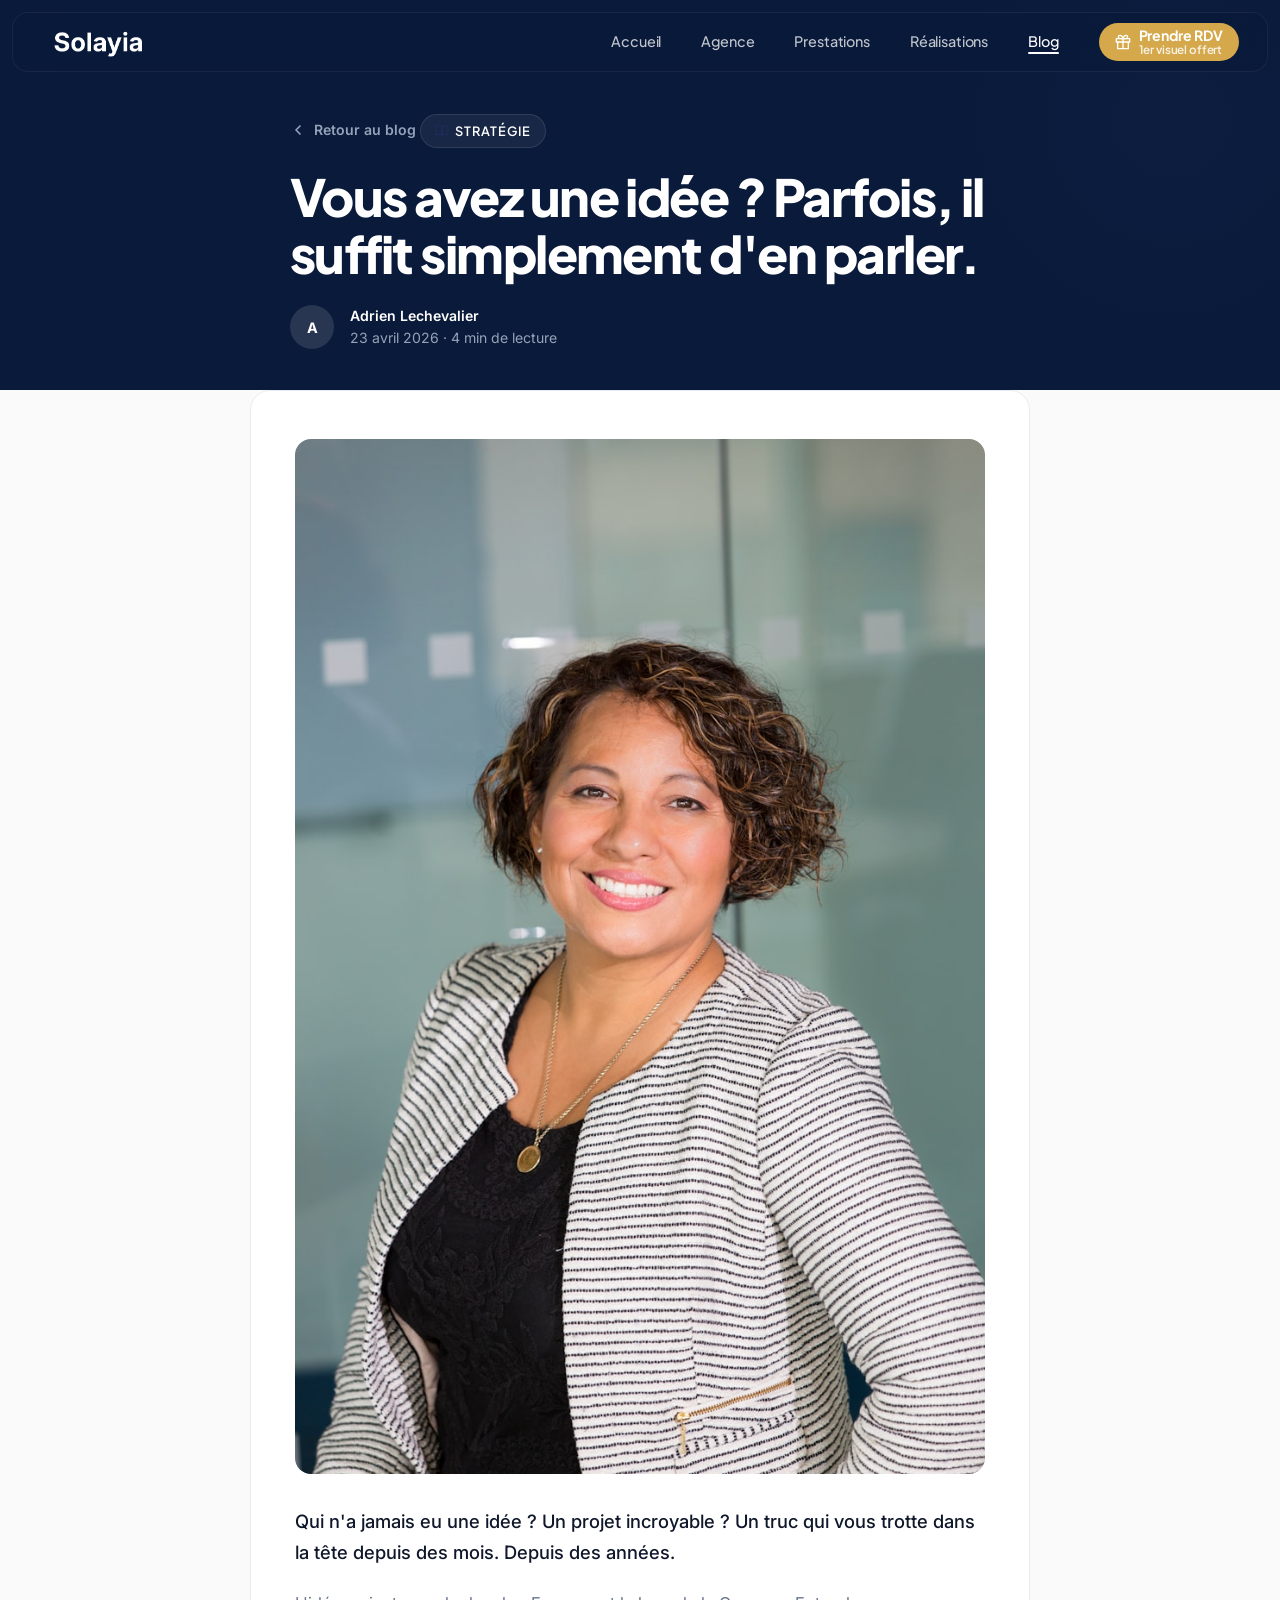
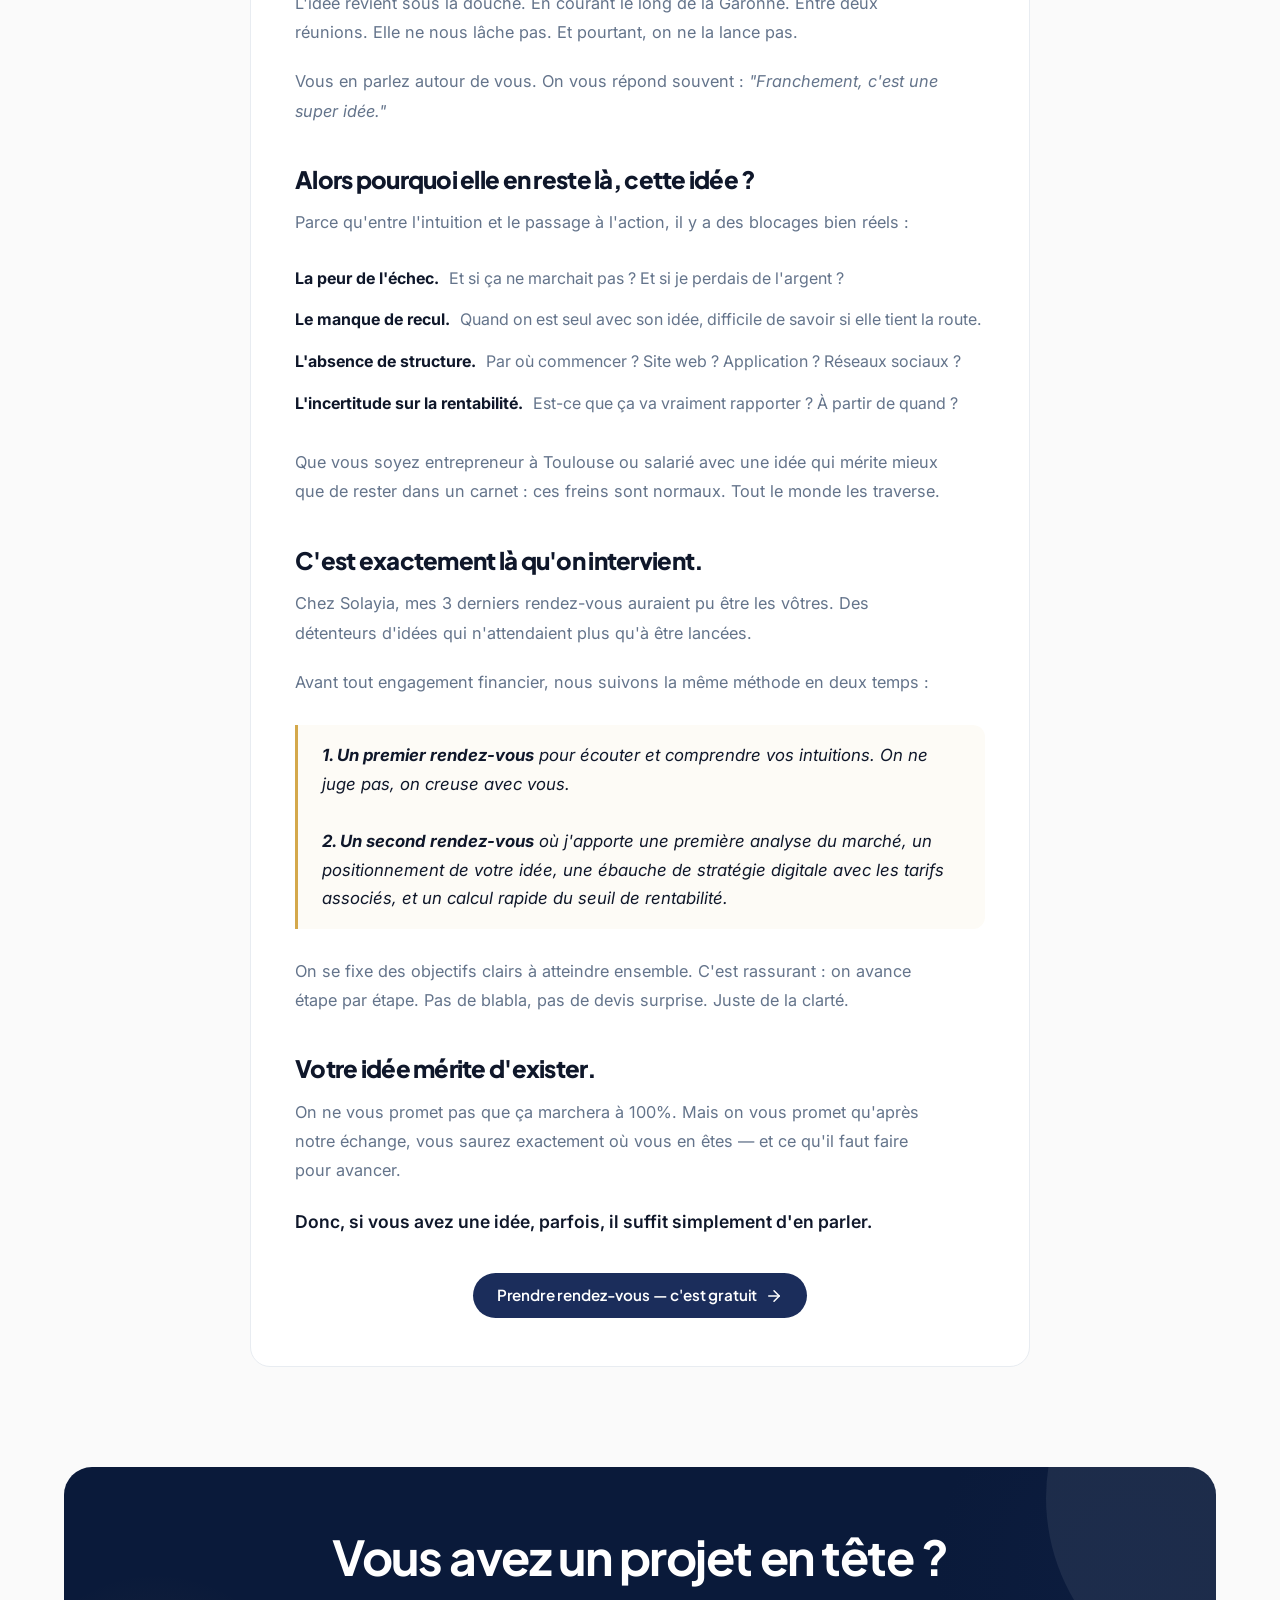
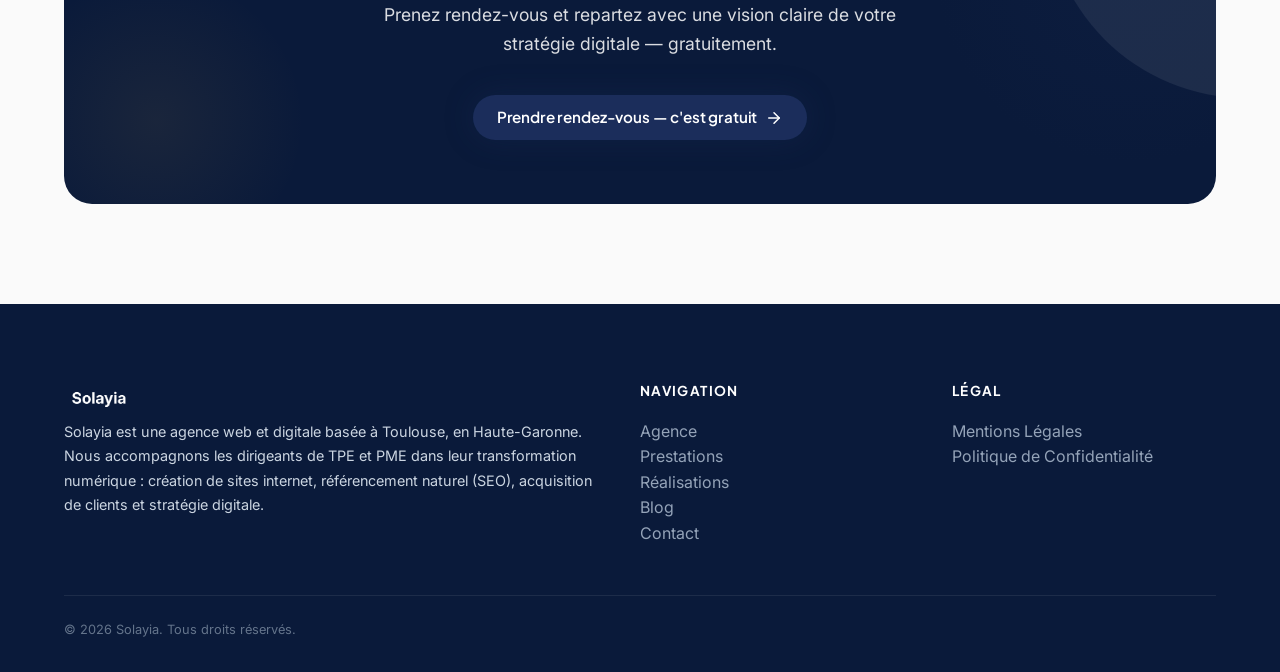
<file: blog/idee-projet-digital.html>
<!DOCTYPE html>
<html lang="fr">
<head>
    <meta charset="UTF-8">
    <meta name="viewport" content="width=device-width, initial-scale=1.0">
    <title>Vous avez une idée ? Parfois, il suffit simplement d'en parler. | Solayia</title>
    <meta name="description" content="Entre l'intuition et le passage à l'action, il y a des blocages bien réels. Chez Solayia, on vous aide à transformer votre idée en projet concret.">
    <meta name="robots" content="index, follow">
    <link rel="canonical" href="https://solayia.github.io/solayia/blog/idee-projet-digital.html">
    <link rel="icon" type="image/x-icon" href="../favicon.ico">
    <link rel="apple-touch-icon" href="../apple-touch-icon.png">
    <meta property="og:type" content="article">
    <meta property="og:title" content="Vous avez une idée ? Parfois, il suffit simplement d'en parler.">
    <meta property="og:description" content="Entre l'intuition et le passage à l'action, il y a des blocages bien réels. Découvrez comment les dépasser.">
    <meta property="og:url" content="https://solayia.github.io/solayia/blog/idee-projet-digital.html">
    <meta property="og:image" content="https://solayia.github.io/solayia/assets/og-solayia.png">
    <meta property="og:locale" content="fr_FR">
    <meta name="twitter:card" content="summary_large_image">
    <meta name="twitter:title" content="Vous avez une idée ? Il suffit d'en parler.">
    <meta name="twitter:description" content="Entre l'intuition et le passage à l'action, il y a des blocages bien réels. Découvrez comment les dépasser.">
    <meta name="twitter:image" content="https://solayia.github.io/solayia/assets/og-solayia.png">
    <link rel="preconnect" href="https://fonts.googleapis.com">
    <link rel="preconnect" href="https://fonts.gstatic.com" crossorigin>
    <link href="https://fonts.googleapis.com/css2?family=Plus+Jakarta+Sans:wght@400;500;600;700;800&family=Inter:wght@400;500;600;700&display=swap" rel="stylesheet">
    <script type="application/ld+json">
    {
      "@context": "https://schema.org",
      "@type": "BlogPosting",
      "headline": "Vous avez une idée ? Parfois, il suffit simplement d'en parler.",
      "description": "Entre l'intuition et le passage à l'action, il y a des blocages bien réels. Chez Solayia, on vous aide à transformer votre idée en projet concret.",
      "author": {"@type": "Person", "name": "Adrien Lechevalier"},
      "publisher": {"@type": "Organization", "name": "Solayia", "logo": {"@type": "ImageObject", "url": "https://solayia.github.io/solayia/assets/og-solayia.png"}},
      "datePublished": "2026-04-23",
      "image": "https://solayia.github.io/solayia/assets/blog-idee-entrepreneur.jpg",
      "url": "https://solayia.github.io/solayia/blog/idee-projet-digital.html",
      "mainEntityOfPage": "https://solayia.github.io/solayia/blog/idee-projet-digital.html"
    }
    </script>
    <link rel="stylesheet" href="../style.css">
    <style>
        .article-hero {
            min-height: 50vh;
            display: flex;
            align-items: flex-end;
            padding-top: 100px;
            padding-bottom: 100px;
            background: var(--bg-dark);
            position: relative;
            overflow: hidden;
        }
        .article-hero::before {
            content: '';
            position: absolute;
            top: -40%;
            right: -15%;
            width: 600px;
            height: 600px;
            background: radial-gradient(ellipse, rgba(27,45,91,0.15) 0%, transparent 60%);
            border-radius: 50%;
        }
        .article-hero .container { position: relative; z-index: 2; }
        .article-hero h1 {
            font-family: 'Plus Jakarta Sans', var(--font-heading);
            font-weight: 900;
            font-size: clamp(2rem, 5vw, 3.2rem);
            color: #FFF;
            line-height: 1.1;
            letter-spacing: -0.03em;
            margin-bottom: 20px;
            max-width: 700px;
        }
        .article-hero .tag {
            background: rgba(255,255,255,0.06);
            color: #FFF;
            border-color: rgba(255,255,255,0.1);
            margin-bottom: 20px;
        }
        .article-hero-meta {
            display: flex;
            align-items: center;
            gap: 16px;
            margin-top: 24px;
        }
        .article-hero-avatar {
            width: 44px; height: 44px;
            border-radius: 50%;
            background: rgba(255,255,255,0.12);
            display: flex;
            align-items: center;
            justify-content: center;
            color: #FFF;
            font-weight: 700;
            font-size: 0.9rem;
        }
        .article-hero-info { color: #94A3B8; font-size: 0.88rem; }
        .article-hero-info strong { color: #FFF; font-weight: 600; }

        .article-section {
            padding: 0 5% 100px;
            background: #FAFAFA;
        }
        .article-container {
            max-width: 780px;
            margin: -60px auto 0;
            background: #FFF;
            border: 1px solid #E8ECF1;
            border-radius: 20px;
            padding: 48px 44px;
            position: relative;
            z-index: 3;
        }
        .article-container h2 {
            font-family: var(--font-heading);
            font-weight: 800;
            font-size: 1.5rem;
            margin-top: 40px;
            margin-bottom: 16px;
        }
        .article-container p {
            font-size: 1.02rem;
            line-height: 1.8;
            margin-bottom: 20px;
            color: var(--text-muted);
        }
        .article-container .lead-text {
            font-size: 1.15rem;
            font-weight: 500;
            color: var(--text-main);
            line-height: 1.7;
        }
        .article-container blockquote {
            border-left: 3px solid var(--accent);
            padding: 16px 24px;
            margin: 28px 0;
            background: rgba(212,168,75,0.05);
            border-radius: 0 12px 12px 0;
            font-style: italic;
            color: var(--text-main);
            font-size: 1.05rem;
            line-height: 1.7;
        }
        .article-container ul {
            margin: 16px 0 24px;
            padding-left: 0;
            list-style: none;
        }
        .article-container ul li {
            display: flex;
            align-items: flex-start;
            gap: 10px;
            padding: 8px 0;
            font-size: 1rem;
            line-height: 1.6;
            color: var(--text-muted);
        }
        .article-container ul li strong { color: var(--text-main); }
        .article-img {
            width: 100%;
            border-radius: 16px;
            margin-bottom: 32px;
        }
        .back-link {
            display: inline-flex;
            align-items: center;
            gap: 8px;
            color: #94A3B8;
            font-size: 0.88rem;
            font-weight: 600;
            text-decoration: none;
            margin-bottom: 24px;
            transition: color 0.2s ease;
        }
        .back-link:hover { color: #FFF; }
        .back-link svg { width: 16px; height: 16px; stroke: currentColor; fill: none; stroke-width: 2.5; }

        @media (max-width: 700px) {
            .article-container { padding: 28px 20px; margin-top: -40px; }
        }
    </style>
</head>
<body>

    <nav class="navbar navbar-dark" role="navigation" aria-label="Menu principal">
        <a href="../index.html" class="logo"><img src="../assets/logo-solayia-2.png" alt="Solayia" class="logo-dark"><img src="../assets/logo-solayia-5.png" alt="Solayia" class="logo-light"></a>
        <div class="burger" aria-label="Menu"><div class="line1"></div><div class="line2"></div><div class="line3"></div></div>
        <ul class="nav-links">
            <li><a href="../index.html">Accueil</a></li>
            <li><a href="../agence.html">Agence</a></li>
            <li><a href="../prestations.html">Prestations</a></li>
            <li><a href="../realisations.html">Réalisations</a></li>
            <li><a href="../blog.html" class="active">Blog</a></li>
            <li><a href="https://calendar.app.google/M3RFtpdJPuUSrRJf7" target="_blank" rel="noopener noreferrer" class="btn btn-accent"><svg viewBox="0 0 24 24" fill="none" stroke="currentColor" stroke-width="2.5" stroke-linecap="round" stroke-linejoin="round" style="width:16px;height:16px;"><polyline points="20 12 20 22 4 22 4 12"></polyline><rect x="2" y="7" width="20" height="5"></rect><line x1="12" y1="22" x2="12" y2="7"></line><path d="M12 7H7.5a2.5 2.5 0 0 1 0-5C11 2 12 7 12 7z"></path><path d="M12 7h4.5a2.5 2.5 0 0 0 0-5C13 2 12 7 12 7z"></path></svg> <span style="display:flex;flex-direction:column;line-height:1.15;padding:2px 0;"><strong style="font-size:0.88rem;">Prendre RDV</strong><span style="font-size:0.73rem;opacity:0.85;font-weight:600;">1er visuel offert</span></span></a></li>
        </ul>
    </nav>

    <main>
        <!-- HERO -->
        <section class="article-hero">
            <div class="container">
                <a href="../blog.html" class="back-link reveal">
                    <svg viewBox="0 0 24 24" stroke-linecap="round" stroke-linejoin="round"><polyline points="15 18 9 12 15 6"></polyline></svg>
                    Retour au blog
                </a>
                <span class="tag reveal">
                    <svg viewBox="0 0 24 24" fill="none" stroke="currentColor" stroke-width="2" stroke-linecap="round" stroke-linejoin="round"><path d="M2 3h6a4 4 0 0 1 4 4v14a3 3 0 0 0-3-3H2z"></path><path d="M22 3h-6a4 4 0 0 0-4 4v14a3 3 0 0 1 3-3h7z"></path></svg>
                    Stratégie
                </span>
                <h1 class="reveal">Vous avez une idée ? Parfois, il suffit simplement d'en parler.</h1>
                <div class="article-hero-meta reveal">
                    <div class="article-hero-avatar">A</div>
                    <div class="article-hero-info">
                        <strong>Adrien Lechevalier</strong><br>
                        23 avril 2026 &middot; 4 min de lecture
                    </div>
                </div>
            </div>
        </section>

        <!-- ARTICLE -->
        <section class="article-section">
            <article class="article-container reveal">
                <img src="../assets/blog-idee-entrepreneur.jpg" alt="Professionnelle avec un ordinateur portable travaillant sur un projet digital" class="article-img">

                <p class="lead-text">Qui n'a jamais eu une idée ? Un projet incroyable ? Un truc qui vous trotte dans la tête depuis des mois. Depuis des années.</p>

                <p>L'idée revient sous la douche. En courant le long de la Garonne. Entre deux réunions. Elle ne nous lâche pas. Et pourtant, on ne la lance pas.</p>

                <p>Vous en parlez autour de vous. On vous répond souvent : <em>"Franchement, c'est une super idée."</em></p>

                <h2>Alors pourquoi elle en reste là, cette idée ?</h2>

                <p>Parce qu'entre l'intuition et le passage à l'action, il y a des blocages bien réels :</p>

                <ul>
                    <li><strong>La peur de l'échec.</strong> Et si ça ne marchait pas ? Et si je perdais de l'argent ?</li>
                    <li><strong>Le manque de recul.</strong> Quand on est seul avec son idée, difficile de savoir si elle tient la route.</li>
                    <li><strong>L'absence de structure.</strong> Par où commencer ? Site web ? Application ? Réseaux sociaux ?</li>
                    <li><strong>L'incertitude sur la rentabilité.</strong> Est-ce que ça va vraiment rapporter ? À partir de quand ?</li>
                </ul>

                <p>Que vous soyez entrepreneur à Toulouse ou salarié avec une idée qui mérite mieux que de rester dans un carnet : ces freins sont normaux. Tout le monde les traverse.</p>

                <h2>C'est exactement là qu'on intervient.</h2>

                <p>Chez Solayia, mes 3 derniers rendez-vous auraient pu être les vôtres. Des détenteurs d'idées qui n'attendaient plus qu'à être lancées.</p>

                <p>Avant tout engagement financier, nous suivons la même méthode en deux temps :</p>

                <blockquote>
                    <strong>1. Un premier rendez-vous</strong> pour écouter et comprendre vos intuitions. On ne juge pas, on creuse avec vous.<br><br>
                    <strong>2. Un second rendez-vous</strong> où j'apporte une première analyse du marché, un positionnement de votre idée, une ébauche de stratégie digitale avec les tarifs associés, et un calcul rapide du seuil de rentabilité.
                </blockquote>

                <p>On se fixe des objectifs clairs à atteindre ensemble. C'est rassurant : on avance étape par étape. Pas de blabla, pas de devis surprise. Juste de la clarté.</p>

                <h2>Votre idée mérite d'exister.</h2>

                <p>On ne vous promet pas que ça marchera à 100%. Mais on vous promet qu'après notre échange, vous saurez exactement où vous en êtes — et ce qu'il faut faire pour avancer.</p>

                <p style="font-weight: 600; color: var(--text-main); font-size: 1.1rem;">Donc, si vous avez une idée, parfois, il suffit simplement d'en parler.</p>

                <div style="margin-top: 36px; text-align: center;">
                    <a href="https://calendar.app.google/M3RFtpdJPuUSrRJf7" target="_blank" rel="noopener noreferrer" class="btn btn-primary">
                        Prendre rendez-vous — c'est gratuit
                        <svg viewBox="0 0 24 24" fill="none" stroke="currentColor" stroke-width="2.5" stroke-linecap="round" stroke-linejoin="round"><line x1="5" y1="12" x2="19" y2="12"></line><polyline points="12 5 19 12 12 19"></polyline></svg>
                    </a>
                </div>
            </article>
        </section>

        <!-- CTA -->
        <section style="padding: 0 5% 100px; background: #FAFAFA;">
            <div class="container">
                <div class="cta-block reveal" style="background: var(--bg-dark); border-radius: 28px; position: relative; overflow: hidden;">
                    <div style="position:absolute;top:-30%;right:-10%;width:400px;height:400px;background:radial-gradient(circle,rgba(27,45,91,0.15) 0%,transparent 70%);border-radius:50%;"></div>
                    <div style="position:absolute;bottom:-20%;left:-5%;width:300px;height:300px;background:radial-gradient(circle,rgba(212,168,75,0.08) 0%,transparent 70%);border-radius:50%;"></div>
                    <h2 style="position:relative;z-index:2;">Vous avez un projet en tête ?</h2>
                    <p style="position:relative;z-index:2;">Prenez rendez-vous et repartez avec une vision claire de votre stratégie digitale — gratuitement.</p>
                    <a href="https://calendar.app.google/M3RFtpdJPuUSrRJf7" target="_blank" rel="noopener noreferrer" class="btn btn-primary" style="box-shadow: 0 0 30px rgba(27,45,91,0.3); position:relative;z-index:2;">
                        Prendre rendez-vous — c'est gratuit
                        <svg viewBox="0 0 24 24" fill="none" stroke="currentColor" stroke-width="2.5" stroke-linecap="round" stroke-linejoin="round"><line x1="5" y1="12" x2="19" y2="12"></line><polyline points="12 5 19 12 12 19"></polyline></svg>
                    </a>
                </div>
            </div>
        </section>
    </main>

    <footer>
        <div class="container">
            <div class="footer-grid">
                <div>
                    <h3><img src="../assets/logo-solayia-5.png" alt="Solayia - Agence digitale Toulouse" style="height: 28px; width: auto;"></h3>
                    <p style="font-size: 0.9rem; margin-top: 8px;">Solayia est une agence web et digitale basée à Toulouse, en Haute-Garonne. Nous accompagnons les dirigeants de TPE et PME dans leur transformation numérique : création de sites internet, référencement naturel (SEO), acquisition de clients et stratégie digitale.</p>
                </div>
                <div>
                    <h4>Navigation</h4>
                    <ul>
                        <li><a href="../agence.html">Agence</a></li>
                        <li><a href="../prestations.html">Prestations</a></li>
                        <li><a href="../realisations.html">Réalisations</a></li>
                        <li><a href="../blog.html">Blog</a></li>
                        <li><a href="../contact.html">Contact</a></li>
                    </ul>
                </div>
                <div>
                    <h4>Légal</h4>
                    <ul>
                        <li><a href="../legal.html">Mentions Légales</a></li>
                        <li><a href="../legal.html#confidentialite">Politique de Confidentialité</a></li>
                    </ul>
                </div>
            </div>
            <div class="footer-bottom">&copy; 2026 Solayia. Tous droits réservés.</div>
        </div>
    </footer>

    <script src="../script.js"></script>
    <script>
        const navEl = document.querySelector('.navbar');
        const heroEl = document.querySelector('.article-hero');
        window.addEventListener('scroll', () => {
            const heroBottom = heroEl ? heroEl.offsetTop + heroEl.offsetHeight - 100 : window.innerHeight - 100;
            if (window.scrollY > heroBottom) {
                navEl.classList.remove('navbar-dark');
                navEl.classList.add('navbar-light');
            } else {
                navEl.classList.remove('navbar-light');
                navEl.classList.add('navbar-dark');
            }
        }, { passive: true });
    </script>
</body>
</html>
</file>
<file: style.css>
/* ============================================
   SOLAYIA — Premium Design System
   Typography: Space Grotesk / DM Sans
   Colors: Indigo + Green CTA
   ============================================ */

/* --- 1. VARIABLES & RESET --- */
:root {
    --bg-body: #FAFAFA;
    --bg-alt: #F1F5F9;
    --bg-dark: #0A1A3A;
    --bg-dark-alt: #111827;
    --bg-card: #FFFFFF;

    --text-main: #0F172A;
    --text-muted: #64748B;
    --text-light: #CBD5E1;

    --primary: #1B2D5B;
    --primary-light: #2A4580;
    --primary-dark: #111E40;
    --accent: #D4A84B;
    --accent-dark: #B8902E;
    --amber: #F59E0B;
    --amber-light: #FEF3C7;

    --border: #E2E8F0;
    --border-dark: rgba(255,255,255,0.08);

    --font-heading: 'Plus Jakarta Sans', sans-serif;
    --font-body: 'Inter', sans-serif;
    --ease: cubic-bezier(0.16, 1, 0.3, 1);
    --header-height: 80px;
    --radius: 16px;
    --radius-sm: 10px;
    --radius-full: 100px;
}

*, *::before, *::after { margin: 0; padding: 0; box-sizing: border-box; }
html { scroll-behavior: smooth; font-size: 16px; }

body {
    background-color: var(--bg-body);
    color: var(--text-main);
    font-family: var(--font-body);
    line-height: 1.6;
    overflow-x: hidden;
    -webkit-font-smoothing: antialiased;
}

img { max-width: 100%; display: block; }
a { text-decoration: none; color: inherit; transition: color 0.2s ease; }
ul { list-style: none; }
button { cursor: pointer; border: none; font-family: inherit; }

/* --- 2. TYPOGRAPHY --- */
h1, h2, h3, h4 {
    font-family: var(--font-heading);
    line-height: 1.1;
    font-weight: 700;
    letter-spacing: -0.03em;
    color: var(--text-main);
}
h1 { font-size: clamp(2.8rem, 5vw + 1rem, 4.2rem); margin-bottom: 1.5rem; }
h2 { font-size: clamp(2rem, 4vw + 0.5rem, 3rem); margin-bottom: 1rem; }
h3 { font-size: 1.4rem; margin-bottom: 0.5rem; }
h4 { font-size: 1.1rem; margin-bottom: 0.5rem; }

p {
    font-size: clamp(1rem, 0.3vw + 0.95rem, 1.1rem);
    color: var(--text-muted);
    max-width: 65ch;
    line-height: 1.7;
}
.lead {
    font-size: 1.2rem;
    color: var(--text-main);
    font-weight: 500;
    line-height: 1.6;
}
.accent-text { color: var(--primary); }

/* --- 3. LAYOUT --- */
section { padding: 100px 5%; position: relative; }
.container { max-width: 1200px; margin: 0 auto; }
.grid-2 { display: grid; grid-template-columns: 1fr 1fr; gap: 60px; align-items: center; }
.grid-3 { display: grid; grid-template-columns: repeat(auto-fit, minmax(300px, 1fr)); gap: 28px; }
.text-center { text-align: center; }

/* --- 4. NAVBAR --- */
.navbar {
    position: fixed;
    top: 12px;
    left: 12px;
    right: 12px;
    height: 60px;
    z-index: 1000;
    background: rgba(255, 255, 255, 0.75);
    backdrop-filter: blur(20px);
    -webkit-backdrop-filter: blur(20px);
    border: 1px solid rgba(0, 0, 0, 0.06);
    border-radius: var(--radius);
    display: flex;
    justify-content: space-between;
    align-items: center;
    padding: 0 28px;
    transition: background 0.3s ease, box-shadow 0.3s ease;
}
.navbar.scrolled {
    background: rgba(255, 255, 255, 0.92);
    box-shadow: 0 4px 30px rgba(0, 0, 0, 0.06);
}
.logo {
    z-index: 1001;
    display: flex;
    align-items: center;
}
.logo img {
    height: 42px;
    width: auto;
    display: block;
}
.logo .logo-dark { display: block; }
.logo .logo-light { display: none; height: 46px; width: auto; }
.nav-links {
    display: flex;
    gap: 40px;
    align-items: center;
}
.nav-links a {
    font-family: var(--font-heading);
    font-weight: 500;
    font-size: 0.9rem;
    color: var(--text-muted);
    position: relative;
    letter-spacing: -0.01em;
}
.nav-links a:hover,
.nav-links a.active { color: var(--primary); }
.nav-links a:not(.btn)::after {
    content: '';
    position: absolute;
    width: 0;
    height: 2px;
    bottom: -4px;
    left: 0;
    background: var(--primary);
    border-radius: 2px;
    transition: width 0.3s var(--ease);
}
.nav-links a:not(.btn):hover::after,
.nav-links a:not(.btn).active::after { width: 100%; }

/* --- 5. BUTTONS --- */
.btn {
    display: inline-flex;
    align-items: center;
    justify-content: center;
    gap: 8px;
    padding: 10px 24px;
    border-radius: 50px;
    font-family: var(--font-heading);
    font-weight: 600;
    font-size: 0.95rem;
    transition: transform 0.25s var(--ease), box-shadow 0.25s ease, background 0.2s ease;
    cursor: pointer;
    border: none;
    letter-spacing: -0.01em;
}
.btn svg {
    width: 18px;
    height: 18px;
    stroke: currentColor;
    fill: none;
    stroke-width: 2;
    stroke-linecap: round;
    stroke-linejoin: round;
}
.btn-primary {
    background: var(--primary);
    color: #FFF;
}
.btn-primary:hover {
    background: var(--primary-dark);
    transform: translateY(-2px);
    box-shadow: 0 8px 25px rgba(27, 45, 91, 0.3);
}
.btn-outline {
    border: 1.5px solid var(--border);
    background: transparent;
    color: var(--text-main);
}
.btn-outline:hover {
    border-color: var(--primary);
    color: var(--primary);
    transform: translateY(-2px);
}
.btn-dark {
    background: var(--text-main);
    color: #FFF;
}
.btn-dark:hover {
    background: #1E293B;
    transform: translateY(-2px);
    box-shadow: 0 8px 25px rgba(15, 23, 42, 0.2);
}
.btn-accent {
    background: var(--accent);
    color: #FFF;
    font-weight: 800;
}
.btn-accent:hover {
    background: var(--accent-dark);
    transform: translateY(-2px);
    box-shadow: 0 8px 25px rgba(212, 168, 75, 0.3);
}
.btn-amber {
    background: var(--amber);
    color: #FFF;
    border: none;
}
.btn-amber:hover {
    background: #D97706;
    transform: translateY(-2px);
    box-shadow: 0 8px 25px rgba(245, 158, 11, 0.3);
}
.btn-white {
    background: #FFF;
    color: var(--text-main);
}
.btn-white:hover {
    transform: translateY(-2px);
    box-shadow: 0 8px 25px rgba(0,0,0,0.1);
}
.btn-full { width: 100%; }

/* --- 6. TAG / BADGE --- */
.tag {
    display: inline-flex;
    align-items: center;
    gap: 6px;
    padding: 6px 14px;
    background: rgba(27, 45, 91, 0.08);
    color: var(--primary);
    border: 1px solid rgba(27, 45, 91, 0.15);
    border-radius: var(--radius-full);
    font-family: var(--font-heading);
    font-size: 0.8rem;
    font-weight: 600;
    text-transform: uppercase;
    letter-spacing: 0.08em;
    margin-bottom: 1rem;
}
.tag svg {
    width: 14px;
    height: 14px;
    stroke: var(--primary);
    fill: none;
    stroke-width: 2;
}

/* --- 7. CARDS --- */
.card {
    background: var(--bg-card);
    border: 1px solid var(--border);
    padding: 36px;
    border-radius: var(--radius);
    transition: transform 0.35s var(--ease), border-color 0.3s ease, box-shadow 0.35s ease;
    height: 100%;
    display: flex;
    flex-direction: column;
    cursor: pointer;
}
.card:hover {
    transform: translateY(-6px);
    border-color: var(--primary);
    box-shadow: 0 20px 50px rgba(27, 45, 91, 0.08);
}
.card-icon {
    width: 52px;
    height: 52px;
    border-radius: 14px;
    background: rgba(27, 45, 91, 0.08);
    display: flex;
    align-items: center;
    justify-content: center;
    margin-bottom: 20px;
    flex-shrink: 0;
}
.card-icon svg {
    width: 24px;
    height: 24px;
    stroke: var(--primary);
    fill: none;
    stroke-width: 2;
    stroke-linecap: round;
    stroke-linejoin: round;
}
.card-featured {
    border-color: var(--primary);
    background: linear-gradient(135deg, #FFF 0%, rgba(99,102,241,0.04) 100%);
}
.card-link {
    margin-top: auto;
    padding-top: 20px;
    font-family: var(--font-heading);
    font-weight: 600;
    font-size: 0.9rem;
    color: var(--primary);
    display: inline-flex;
    align-items: center;
    gap: 6px;
    transition: gap 0.2s ease;
}
.card:hover .card-link { gap: 10px; }
.card-link svg {
    width: 16px;
    height: 16px;
    stroke: var(--primary);
    fill: none;
    stroke-width: 2;
}
.card ul {
    margin-bottom: 20px;
}
.card ul li {
    display: flex;
    align-items: center;
    gap: 10px;
    padding: 6px 0;
    font-size: 0.9rem;
    color: var(--text-muted);
}
.card ul li svg {
    width: 16px;
    height: 16px;
    stroke: var(--accent);
    fill: none;
    stroke-width: 2.5;
    flex-shrink: 0;
}

/* --- 8. DARK SECTIONS --- */
.dark-section {
    background: var(--bg-dark);
    color: #FFF;
}
.dark-section h2,
.dark-section h3,
.dark-section h4 { color: #FFF; }
.dark-section p,
.dark-section .lead { color: var(--text-light); }
.dark-section .tag {
    background: rgba(255,255,255,0.08);
    color: #FFF;
    border-color: rgba(255,255,255,0.15);
}

.product-box {
    background: rgba(255,255,255,0.04);
    padding: 40px;
    border-radius: var(--radius);
    border: 1px solid rgba(255,255,255,0.08);
    transition: transform 0.35s var(--ease), border-color 0.3s ease, box-shadow 0.35s ease;
    height: 100%;
    display: flex;
    flex-direction: column;
    cursor: pointer;
}
.product-box:hover {
    background: rgba(255,255,255,0.06);
    transform: translateY(-6px);
    border-color: rgba(255,255,255,0.2);
    box-shadow: 0 20px 50px rgba(0,0,0,0.3);
}
.product-logo {
    width: 72px;
    height: 72px;
    border-radius: 16px;
    object-fit: cover;
    margin-bottom: 24px;
    box-shadow: 0 8px 20px rgba(0,0,0,0.3);
    transition: transform 0.3s var(--ease);
}
.product-box:hover .product-logo {
    transform: scale(1.05);
}
.product-box ul {
    margin-bottom: 28px;
}
.product-box ul li {
    display: flex;
    align-items: center;
    gap: 10px;
    padding: 5px 0;
    color: var(--text-light);
    font-size: 0.95rem;
}
.product-box ul li svg {
    width: 16px;
    height: 16px;
    stroke: var(--accent);
    fill: none;
    stroke-width: 2.5;
    flex-shrink: 0;
}

/* --- 9. PROCESS STEPS --- */
.process-step {
    position: relative;
    padding-left: 32px;
    border-left: 2px solid var(--border);
    padding-bottom: 36px;
}
.process-step:last-child { border-left-color: transparent; padding-bottom: 0; }
.process-step::before {
    content: '';
    position: absolute;
    left: -7px;
    top: 4px;
    width: 12px;
    height: 12px;
    background: var(--primary);
    border-radius: 50%;
    outline: 4px solid var(--bg-body);
}
.process-step h3 { font-size: 1.15rem; margin-bottom: 8px; }
.process-step p { font-size: 0.95rem; }

/* --- 10. STATS --- */
.stat-number {
    font-family: var(--font-heading);
    font-size: clamp(2.5rem, 4vw, 3.5rem);
    font-weight: 700;
    color: var(--primary);
    line-height: 1;
    margin-bottom: 8px;
    letter-spacing: -0.03em;
}
.stat-label {
    font-size: 1rem;
    font-weight: 600;
    color: var(--text-main);
}

/* --- 11. CTA BLOCK --- */
.cta-block {
    background: var(--primary);
    border-radius: 24px;
    padding: 64px 48px;
    text-align: center;
    color: white;
    position: relative;
    overflow: hidden;
}
.cta-block::before {
    content: '';
    position: absolute;
    top: -50%;
    right: -20%;
    width: 400px;
    height: 400px;
    background: rgba(255,255,255,0.08);
    border-radius: 50%;
}
.cta-block h2 { color: white; margin-bottom: 16px; }
.cta-block p {
    color: rgba(255,255,255,0.85);
    max-width: 550px;
    margin: 0 auto 36px;
}

/* --- 12. FORMS --- */
.form-group { margin-bottom: 1.5rem; }
.form-label {
    display: block;
    margin-bottom: 6px;
    font-family: var(--font-heading);
    font-weight: 600;
    font-size: 0.9rem;
    color: var(--text-main);
}
.form-input,
.form-select,
.form-textarea {
    width: 100%;
    padding: 14px 16px;
    background: var(--bg-alt);
    border: 1.5px solid transparent;
    border-radius: var(--radius-sm);
    font-family: var(--font-body);
    font-size: 1rem;
    color: var(--text-main);
    transition: border-color 0.2s ease, box-shadow 0.2s ease, background 0.2s ease;
}
.form-input:focus,
.form-select:focus,
.form-textarea:focus {
    outline: none;
    border-color: var(--primary);
    background: #FFF;
    box-shadow: 0 0 0 4px rgba(27, 45, 91, 0.1);
}
.form-select { cursor: pointer; }
.form-textarea { resize: vertical; min-height: 120px; }
.checkbox-group {
    display: flex;
    gap: 10px;
    align-items: start;
    font-size: 0.85rem;
    color: var(--text-muted);
    line-height: 1.5;
}
.checkbox-group input[type="checkbox"] {
    margin-top: 3px;
    accent-color: var(--primary);
    cursor: pointer;
}
.checkbox-group a { color: var(--primary); font-weight: 600; }

/* --- 13. FOOTER --- */
footer {
    background: var(--bg-dark);
    color: #FFF;
    padding: 80px 5% 32px;
}
footer h3 {
    color: white;
    font-size: 1.4rem;
    margin-bottom: 4px;
}
footer h4 {
    color: white;
    font-size: 0.85rem;
    text-transform: uppercase;
    letter-spacing: 0.1em;
    margin-bottom: 20px;
}
footer p { color: var(--text-light); }
footer a {
    color: #94A3B8;
    transition: color 0.2s ease;
}
footer a:hover { color: #FFF; }
.footer-grid {
    display: grid;
    grid-template-columns: 2fr 1fr 1fr;
    gap: 48px;
    margin-bottom: 48px;
}
.footer-bottom {
    border-top: 1px solid rgba(255,255,255,0.08);
    padding-top: 24px;
    font-size: 0.8rem;
    color: #64748B;
}

/* --- 14. ANIMATIONS --- */
.reveal {
    transition: opacity 0.8s var(--ease), transform 0.8s var(--ease);
    opacity: 1;
    transform: translateY(0);
}
.reveal-waiting {
    opacity: 0;
    transform: translateY(30px);
}
.reveal-visible {
    opacity: 1;
    transform: translateY(0);
}
.reveal-left-waiting {
    opacity: 0;
    transform: translateX(-40px);
}
.reveal-right-waiting {
    opacity: 0;
    transform: translateX(40px);
}
.reveal-left-waiting.reveal-visible,
.reveal-right-waiting.reveal-visible {
    opacity: 1;
    transform: translateX(0);
}
.stagger-1 { transition-delay: 0.1s; }
.stagger-2 { transition-delay: 0.2s; }
.stagger-3 { transition-delay: 0.3s; }

@media (prefers-reduced-motion: reduce) {
    .reveal, .reveal-waiting, .reveal-visible {
        opacity: 1 !important;
        transform: none !important;
        transition: none !important;
    }
}

/* --- 14b. NAVBAR DARK/LIGHT TRANSITION --- */
.navbar-dark {
    background: rgba(10,26,58,0.75) !important;
    border-color: rgba(255,255,255,0.06) !important;
    backdrop-filter: blur(20px);
    -webkit-backdrop-filter: blur(20px);
}
.navbar-dark .logo .logo-dark { display: none; }
.navbar-dark .logo .logo-light { display: block; }
.navbar-dark .nav-links a { color: rgba(255,255,255,0.75); }
.navbar-dark .nav-links a:hover,
.navbar-dark .nav-links a.active { color: #FFF; }
.navbar-dark .nav-links a.btn { color: #FFF; }
.navbar-dark .burger div { background: #FFF; }
.navbar-dark .nav-links a:not(.btn)::after { background: #FFF; }

.navbar-light {
    background: rgba(255,255,255,0.92) !important;
    border-color: rgba(0,0,0,0.06) !important;
    box-shadow: 0 4px 30px rgba(0,0,0,0.06);
}
.navbar-light .logo .logo-dark { display: block; }
.navbar-light .logo .logo-light { display: none; }
.navbar-light .nav-links a { color: var(--text-muted); }
.navbar-light .nav-links a:hover,
.navbar-light .nav-links a.active { color: var(--primary); }
.navbar-light .nav-links a.btn { color: #FFF; }
.navbar-light .burger div { background: var(--text-main); }
.navbar-light .nav-links a:not(.btn)::after { background: var(--primary); }

/* --- 14c. BOUTON RDV COMPACT --- */
.nav-links .btn-accent {
    padding: 4px 16px;
}
.nav-links .btn-accent span {
    padding: 0 !important;
}

/* --- 15. BURGER MOBILE --- */
.burger { display: none; cursor: pointer; z-index: 1001; padding: 8px; }
.burger div {
    width: 22px;
    height: 2px;
    background: var(--text-main);
    margin: 5px 0;
    border-radius: 2px;
    transition: transform 0.3s ease, opacity 0.3s ease;
}
.toggle .line1 { transform: rotate(-45deg) translate(-5px, 5px); }
.toggle .line2 { opacity: 0; }
.toggle .line3 { transform: rotate(45deg) translate(-5px, -5px); }

/* --- 16. COOKIE BANNER --- */
#cookie-banner {
    position: fixed;
    bottom: 20px;
    right: 20px;
    width: 340px;
    background: #FFF;
    padding: 24px;
    border-radius: var(--radius);
    box-shadow: 0 20px 50px rgba(0,0,0,0.12);
    border: 1px solid var(--border);
    z-index: 9999;
    transform: translateY(200%);
    transition: transform 0.6s var(--ease);
}
#cookie-banner h4 { margin-bottom: 8px; }
#cookie-banner p { font-size: 0.85rem; margin-bottom: 16px; }

/* --- 17. VISUAL BOX --- */
.visual-box {
    background: var(--bg-alt);
    border-radius: 20px;
    overflow: hidden;
    display: flex;
    align-items: center;
    justify-content: center;
    border: 1px solid var(--border);
    aspect-ratio: 4/3;
}
.visual-box svg {
    width: 64px;
    height: 64px;
    stroke: var(--primary);
    fill: none;
    stroke-width: 1.5;
    opacity: 0.5;
}

/* --- 18. RESPONSIVE --- */
@media (max-width: 900px) {
    .grid-2,
    .grid-3 { grid-template-columns: 1fr; gap: 32px; }
    .footer-grid { grid-template-columns: 1fr; gap: 32px; }

    section { padding: 80px 20px; }
    .navbar { padding: 0 20px; top: 8px; left: 8px; right: 8px; }
    .burger { display: block; }

    .nav-links {
        position: fixed;
        top: 0;
        right: 0;
        height: 100vh;
        width: 100%;
        background: rgba(255, 255, 255, 0.97);
        backdrop-filter: blur(20px);
        flex-direction: column;
        justify-content: center;
        align-items: center;
        transform: translateX(100%);
        transition: transform 0.4s var(--ease);
        padding: 2rem;
        gap: 24px;
    }
    .nav-links.nav-active { transform: translateX(0); }
    /* Force dark text in mobile menu even on dark navbar pages */
    .nav-links a { font-size: 1.3rem; color: var(--text-main) !important; }
    .nav-links a.btn { color: #FFF !important; }
    .nav-links a::after { display: none; }
    /* Burger stays white on dark, but toggle X uses dark on open menu */
    .navbar-dark .toggle .line1,
    .navbar-dark .toggle .line2,
    .navbar-dark .toggle .line3 { background: var(--text-main); }

    h1 { font-size: 2.5rem; }
    .cta-block { padding: 48px 24px; border-radius: 16px; }
    .visual-box { aspect-ratio: auto; min-height: 240px; }

    #cookie-banner { left: 16px; right: 16px; width: auto; bottom: 16px; }
}
</file>
